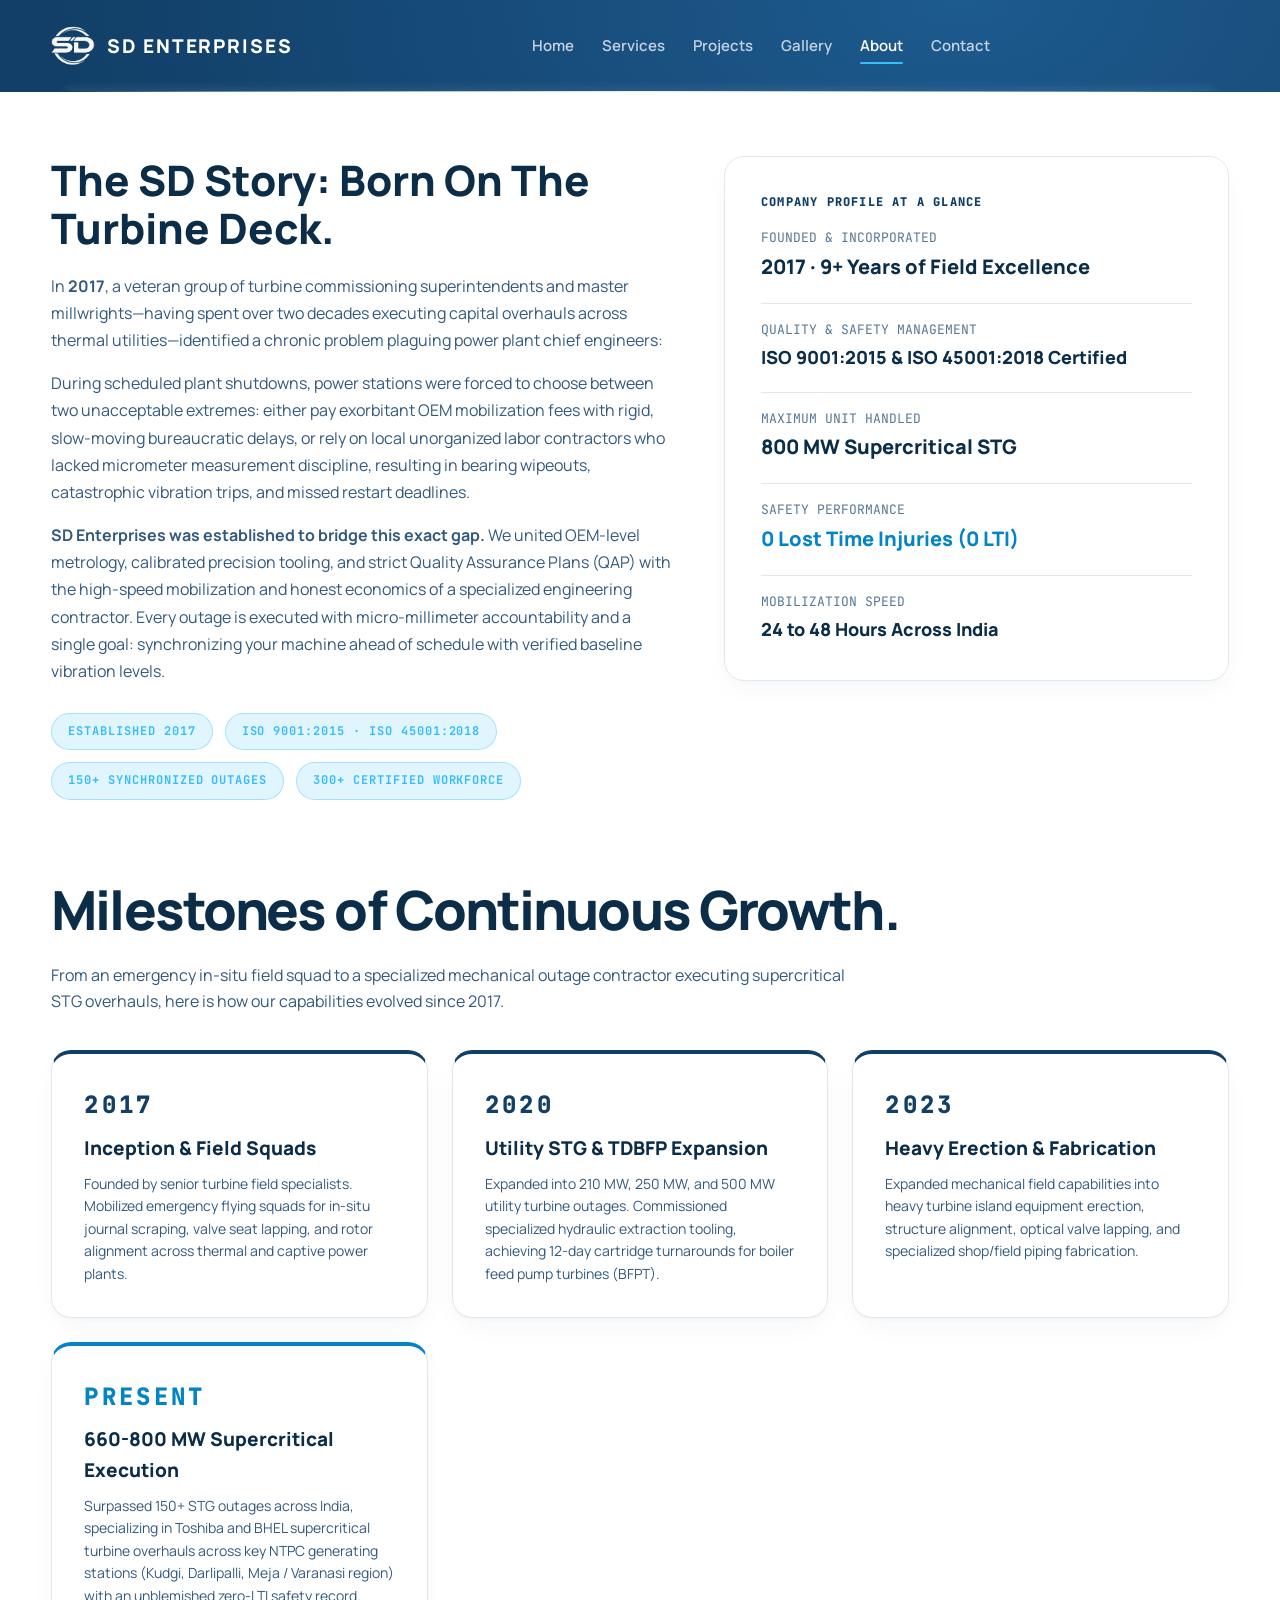
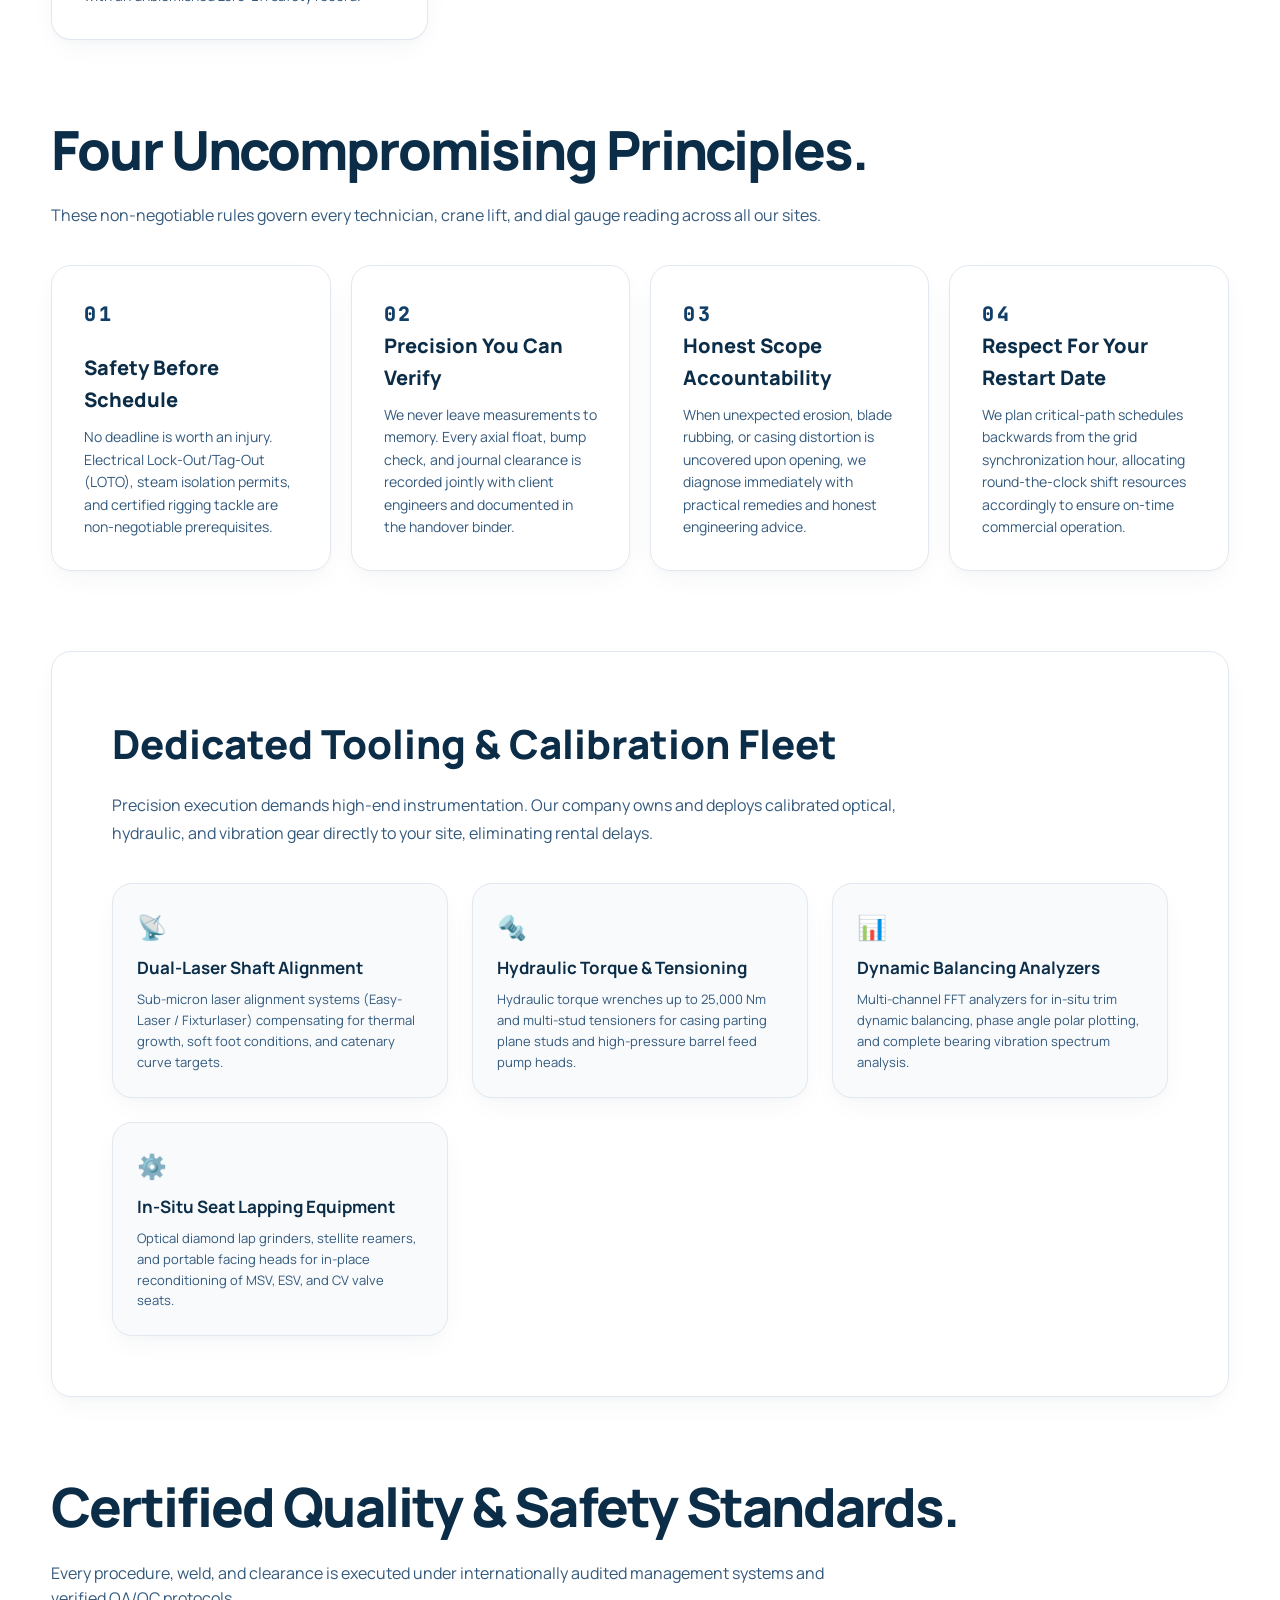
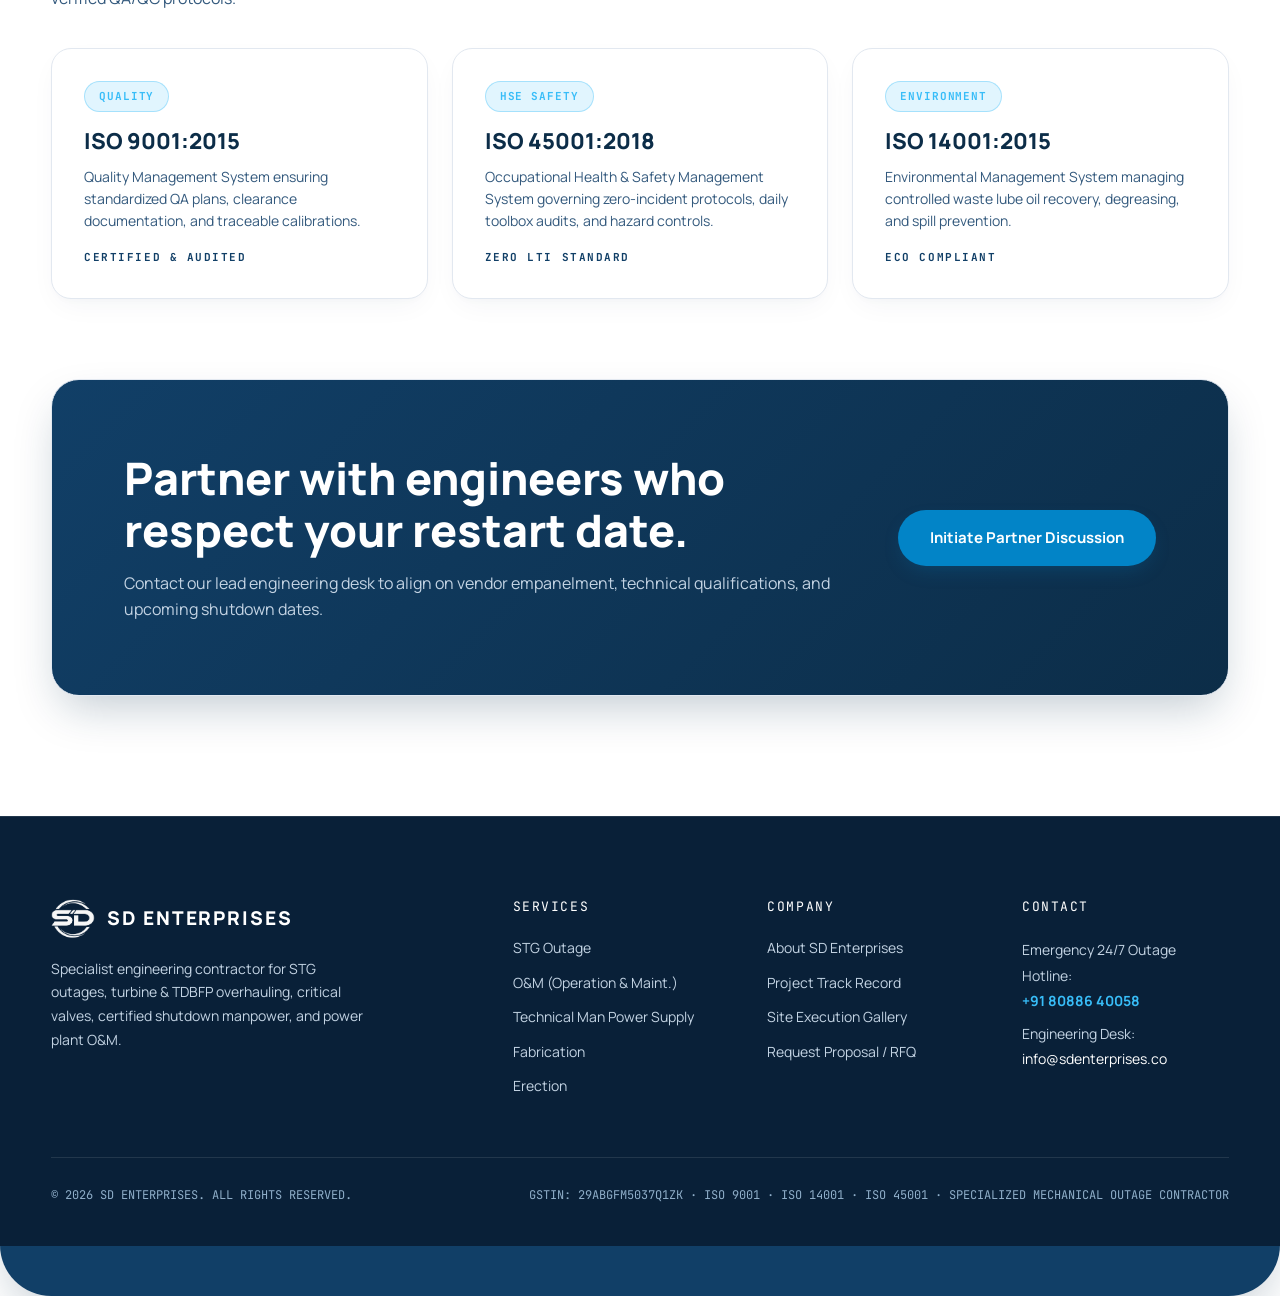
<file: about.html>
<!doctype html>
<html lang="en">
<head>
  <meta charset="utf-8">
  <meta name="viewport" content="width=device-width, initial-scale=1, viewport-fit=cover">
  <title>About Us | SD Enterprises - Power &amp; Mechanical Outage Engineering</title>
  <meta name="description" content="The story of SD Enterprises: founded in 2017 by senior turbine engineers, delivering precision STG capital outages, TDBFP overhauls, and certified specialists across India.">
  
  <link rel="preconnect" href="https://fonts.googleapis.com">
  <link rel="preconnect" href="https://fonts.gstatic.com" crossorigin>
  <link rel="stylesheet" href="https://fonts.googleapis.com/css2?family=Manrope:wght@400;500;600;700;800&family=JetBrains+Mono:wght@500;600;700&display=swap">
  <link rel="stylesheet" href="css/styles.css?v=2.4">
</head>
<body>

  <div id="scroll-progress"></div>

  <div class="inner-hero-zone">
    <!-- Header -->
    <header class="site-header">
      <div class="nav-wrapper">
        <a href="index.html" class="brand-logo" aria-label="SD Enterprises Home">
          <img src="assets/icons/logo-removebg-preview-white.png" alt="SD Enterprises Logo" class="brand-logo-img">
          <span>SD ENTERPRISES</span>
        </a>

        <nav class="nav-links" aria-label="Main Navigation">
          <a href="index.html" class="nav-link">Home</a>
          <a href="services.html" class="nav-link">Services</a>
          <a href="projects.html" class="nav-link">Projects</a>
          <a href="gallery.html" class="nav-link">Gallery</a>
          <a href="about.html" class="nav-link active">About</a>
          <a href="contact.html" class="nav-link">Contact</a>
        </nav>

        <div class="nav-cta">
          <button class="menu-toggle" aria-label="Toggle Mobile Navigation" aria-expanded="false">
            <svg width="24" height="24" viewBox="0 0 24 24" fill="none" stroke="currentColor" stroke-width="2">
              <line x1="3" y1="12" x2="21" y2="12"></line>
              <line x1="3" y1="6" x2="21" y2="6"></line>
              <line x1="3" y1="18" x2="21" y2="18"></line>
            </svg>
          </button>
        </div>
      </div>
    </header>

    <!-- Mobile Drawer -->
    <div class="mobile-drawer" aria-label="Mobile Navigation Drawer">
      <div class="mobile-drawer-header">
        <div class="mobile-drawer-brand">
          <img src="assets/icons/logo-removebg-preview-white.png" alt="SD Enterprises Logo" class="mobile-brand-img">
          <div>
            <div class="mobile-brand-title">SD ENTERPRISES</div>
            <div class="mobile-brand-sub">Power Sector Engineering</div>
          </div>
        </div>
        <button class="mobile-drawer-close" aria-label="Close Navigation">&times;</button>
      </div>

      <nav class="mobile-nav-links">
        <a href="index.html" class="mobile-nav-item ">
          <span class="mobile-nav-icon">
            <svg width="20" height="20" viewBox="0 0 24 24" fill="none" stroke="currentColor" stroke-width="2"><path d="M3 9l9-7 9 7v11a2 2 0 0 1-2 2H5a2 2 0 0 1-2-2z"/><polyline points="9 22 9 12 15 12 15 22"/></svg>
          </span>
          <div class="mobile-nav-text">
            <span class="mobile-nav-title">Home</span>
            <span class="mobile-nav-desc">Overview &amp; 3D Outage Bay</span>
          </div>
          <span class="mobile-nav-arrow">&rarr;</span>
        </a>

        <a href="services.html" class="mobile-nav-item ">
          <span class="mobile-nav-icon">
            <svg width="20" height="20" viewBox="0 0 24 24" fill="none" stroke="currentColor" stroke-width="2"><circle cx="12" cy="12" r="3"/><path d="M12 2v4m0 12v4M2 12h4m12 0h4m-3.07-6.93l-2.83 2.83m-8.2 8.2l-2.83 2.83m0-13.86l2.83 2.83m8.2 8.2l2.83 2.83"/></svg>
          </span>
          <div class="mobile-nav-text">
            <span class="mobile-nav-title">Our Services</span>
            <span class="mobile-nav-desc">STG, O&amp;M, Manpower, Fabrication, Erection</span>
          </div>
          <span class="mobile-nav-arrow">&rarr;</span>
        </a>

        <a href="projects.html" class="mobile-nav-item ">
          <span class="mobile-nav-icon">
            <svg width="20" height="20" viewBox="0 0 24 24" fill="none" stroke="currentColor" stroke-width="2"><polygon points="12 2 2 7 12 12 22 7 12 2"/><polyline points="2 17 12 22 22 17"/><polyline points="2 12 12 17 22 12"/></svg>
          </span>
          <div class="mobile-nav-text">
            <span class="mobile-nav-title">Outage Track Record</span>
            <span class="mobile-nav-desc">150+ Outages Delivered Across India</span>
          </div>
          <span class="mobile-nav-arrow">&rarr;</span>
        </a>

        <a href="gallery.html" class="mobile-nav-item ">
          <span class="mobile-nav-icon">
            <svg width="20" height="20" viewBox="0 0 24 24" fill="none" stroke="currentColor" stroke-width="2"><rect x="3" y="3" width="18" height="18" rx="2" ry="2"/><circle cx="8.5" cy="8.5" r="1.5"/><polyline points="21 15 16 10 5 21"/></svg>
          </span>
          <div class="mobile-nav-text">
            <span class="mobile-nav-title">Site Execution Gallery</span>
            <span class="mobile-nav-desc">Turbine Rigs, Machinery &amp; Store</span>
          </div>
          <span class="mobile-nav-arrow">&rarr;</span>
        </a>

        <a href="about.html" class="mobile-nav-item active">
          <span class="mobile-nav-icon">
            <svg width="20" height="20" viewBox="0 0 24 24" fill="none" stroke="currentColor" stroke-width="2"><path d="M14 2H6a2 2 0 0 0-2 2v16a2 2 0 0 0 2 2h12a2 2 0 0 0 2-2V8z"/><polyline points="14 2 14 8 20 8"/><line x1="16" y1="13" x2="8" y2="13"/><line x1="16" y1="17" x2="8" y2="17"/><polyline points="10 9 9 9 8 9"/></svg>
          </span>
          <div class="mobile-nav-text">
            <span class="mobile-nav-title">About &amp; Certifications</span>
            <span class="mobile-nav-desc">ISO 9001, 14001, 45001 &amp; Tooling</span>
          </div>
          <span class="mobile-nav-arrow">&rarr;</span>
        </a>

        <a href="contact.html" class="mobile-nav-item ">
          <span class="mobile-nav-icon">
            <svg width="20" height="20" viewBox="0 0 24 24" fill="none" stroke="currentColor" stroke-width="2"><path d="M21 15a2 2 0 0 1-2 2H7l-4 4V5a2 2 0 0 1 2-2h14a2 2 0 0 1 2 2z"/></svg>
          </span>
          <div class="mobile-nav-text">
            <span class="mobile-nav-title">Request Proposal / RFQ</span>
            <span class="mobile-nav-desc">Connect Directly With Engineering Desk</span>
          </div>
          <span class="mobile-nav-arrow">&rarr;</span>
        </a>
      </nav>

      <!-- Direct Contact Quick Action Card in Mobile Menu -->
      <div class="mobile-drawer-footer">
        <a href="tel:+918088640058" class="mobile-call-strip">
          <div class="mobile-call-icon">📞</div>
          <div>
            <div class="mobile-call-label">24/7 Outage Desk:</div>
            <div class="mobile-call-num">+91 80886 40058</div>
          </div>
        </a>
        <a href="mailto:info@sdenterprises.co" class="mobile-mail-strip">
          <svg width="15" height="15" viewBox="0 0 24 24" fill="none" stroke="currentColor" stroke-width="2"><path d="M4 4h16c1.1 0 2 .9 2 2v12c0 1.1-.9 2-2 2H4c-1.1 0-2-.9-2-2V6c0-1.1.9-2 2-2z"/><polyline points="22,6 12,13 2,6"/></svg>
          <span>info@sdenterprises.co</span>
        </a>
        <div class="mobile-compliance-tag">
          GSTIN: 29ABGFM5037Q1ZK &middot; ISO 9001 | 14001 | 45001
        </div>
      </div>
    </div>

  <!-- Pure White Background Content Zone with Deep Blue Text -->
  <main class="white-zone">
    <div class="page-container">

    <!-- Company Origin Story: How & When Created -->
    <section class="reveal" style="display: flex; flex-wrap: wrap; gap: 48px; align-items: flex-start; margin-bottom: 80px;">
      <div style="flex: 1 1 480px;">
        <h2 style="font-size: clamp(28px, 3.5vw, 42px); font-weight: 800; line-height: 1.15; margin-bottom: 20px;">
          The SD Story: Born On The Turbine Deck.
        </h2>
        <p style="color: var(--text-blue-sub); font-size: 16px; line-height: 1.7; margin-bottom: 16px;">
          In <strong>2017</strong>, a veteran group of turbine commissioning superintendents and master millwrights—having spent over two decades executing capital overhauls across thermal utilities—identified a chronic problem plaguing power plant chief engineers:
        </p>
        <p style="color: var(--text-blue-sub); font-size: 16px; line-height: 1.7; margin-bottom: 16px;">
          During scheduled plant shutdowns, power stations were forced to choose between two unacceptable extremes: either pay exorbitant OEM mobilization fees with rigid, slow-moving bureaucratic delays, or rely on local unorganized labor contractors who lacked micrometer measurement discipline, resulting in bearing wipeouts, catastrophic vibration trips, and missed restart deadlines.
        </p>
        <p style="color: var(--text-blue-sub); font-size: 16px; line-height: 1.7; margin-bottom: 28px;">
          <strong>SD Enterprises was established to bridge this exact gap.</strong> We united OEM-level metrology, calibrated precision tooling, and strict Quality Assurance Plans (QAP) with the high-speed mobilization and honest economics of a specialized engineering contractor. Every outage is executed with micro-millimeter accountability and a single goal: synchronizing your machine ahead of schedule with verified baseline vibration levels.
        </p>
        <div style="display: flex; flex-wrap: wrap; gap: 12px;">
          <span class="badge" style="font-size: 12px; padding: 8px 16px;">ESTABLISHED 2017</span>
          <span class="badge" style="font-size: 12px; padding: 8px 16px;">ISO 9001:2015 &middot; ISO 45001:2018</span>
          <span class="badge" style="font-size: 12px; padding: 8px 16px;">150+ SYNCHRONIZED OUTAGES</span>
          <span class="badge" style="font-size: 12px; padding: 8px 16px;">300+ CERTIFIED WORKFORCE</span>
        </div>
      </div>

      <div style="flex: 1 1 360px;">
        <div class="glass t3" style="padding: 36px; border: 1px solid var(--border-light);">
          <div class="mono" style="color: var(--hero-blue); margin-bottom: 16px; font-weight: 800; letter-spacing: 0.1em;">COMPANY PROFILE AT A GLANCE</div>
          <div style="display: flex; flex-direction: column; gap: 20px;">
            <div>
              <div style="font-size: 13px; color: var(--text-blue-muted); text-transform: uppercase; font-family: var(--font-mono);">Founded &amp; Incorporated</div>
              <div style="font-size: 20px; font-weight: 800; color: var(--text-blue-head); margin-top: 2px;">2017 · 9+ Years of Field Excellence</div>
            </div>
            <div style="border-top: 1px solid var(--border-light); padding-top: 16px;">
              <div style="font-size: 13px; color: var(--text-blue-muted); text-transform: uppercase; font-family: var(--font-mono);">Quality &amp; Safety Management</div>
              <div style="font-size: 18px; font-weight: 800; color: var(--text-blue-head); margin-top: 2px;">ISO 9001:2015 &amp; ISO 45001:2018 Certified</div>
            </div>
            <div style="border-top: 1px solid var(--border-light); padding-top: 16px;">
              <div style="font-size: 13px; color: var(--text-blue-muted); text-transform: uppercase; font-family: var(--font-mono);">Maximum Unit Handled</div>
              <div style="font-size: 20px; font-weight: 800; color: var(--text-blue-head); margin-top: 2px;">800 MW Supercritical STG</div>
            </div>
            <div style="border-top: 1px solid var(--border-light); padding-top: 16px;">
              <div style="font-size: 13px; color: var(--text-blue-muted); text-transform: uppercase; font-family: var(--font-mono);">Safety Performance</div>
              <div style="font-size: 20px; font-weight: 800; color: var(--accent-blue); margin-top: 2px;">0 Lost Time Injuries (0 LTI)</div>
            </div>
            <div style="border-top: 1px solid var(--border-light); padding-top: 16px;">
              <div style="font-size: 13px; color: var(--text-blue-muted); text-transform: uppercase; font-family: var(--font-mono);">Mobilization Speed</div>
              <div style="font-size: 18px; font-weight: 800; color: var(--text-blue-head); margin-top: 2px;">24 to 48 Hours Across India</div>
            </div>
          </div>
        </div>
      </div>
    </section>

    <!-- Growth & Milestone Timeline -->
    <section class="reveal" style="margin-bottom: 80px;">
      <h2 class="section-heading">Milestones of Continuous Growth.</h2>
      <p style="color: var(--text-blue-sub); font-size: 16px; line-height: 1.6; max-width: 820px; margin-bottom: 36px;">
        From an emergency in-situ field squad to a specialized mechanical outage contractor executing supercritical STG overhauls, here is how our capabilities evolved since 2017.
      </p>

      <div style="display: grid; grid-template-columns: repeat(auto-fit, minmax(280px, 1fr)); gap: 24px;">
        <div class="glass lift" style="padding: 32px; border-top: 4px solid var(--hero-blue);">
          <div class="mono" style="color: var(--hero-blue); font-size: 24px; font-weight: 800; margin-bottom: 8px;">2017</div>
          <h3 style="font-size: 19px; font-weight: 800; color: var(--text-blue-head); margin-bottom: 10px;">Inception &amp; Field Squads</h3>
          <p style="color: var(--text-blue-sub); font-size: 14px; line-height: 1.6; margin: 0;">
            Founded by senior turbine field specialists. Mobilized emergency flying squads for in-situ journal scraping, valve seat lapping, and rotor alignment across thermal and captive power plants.
          </p>
        </div>

        <div class="glass lift" style="padding: 32px; border-top: 4px solid var(--hero-blue);">
          <div class="mono" style="color: var(--hero-blue); font-size: 24px; font-weight: 800; margin-bottom: 8px;">2020</div>
          <h3 style="font-size: 19px; font-weight: 800; color: var(--text-blue-head); margin-bottom: 10px;">Utility STG &amp; TDBFP Expansion</h3>
          <p style="color: var(--text-blue-sub); font-size: 14px; line-height: 1.6; margin: 0;">
            Expanded into 210 MW, 250 MW, and 500 MW utility turbine outages. Commissioned specialized hydraulic extraction tooling, achieving 12-day cartridge turnarounds for boiler feed pump turbines (BFPT).
          </p>
        </div>

        <div class="glass lift" style="padding: 32px; border-top: 4px solid var(--hero-blue);">
          <div class="mono" style="color: var(--hero-blue); font-size: 24px; font-weight: 800; margin-bottom: 8px;">2023</div>
          <h3 style="font-size: 19px; font-weight: 800; color: var(--text-blue-head); margin-bottom: 10px;">Heavy Erection &amp; Fabrication</h3>
          <p style="color: var(--text-blue-sub); font-size: 14px; line-height: 1.6; margin: 0;">
            Expanded mechanical field capabilities into heavy turbine island equipment erection, structure alignment, optical valve lapping, and specialized shop/field piping fabrication.
          </p>
        </div>

        <div class="glass lift" style="padding: 32px; border-top: 4px solid var(--accent-blue);">
          <div class="mono" style="color: var(--accent-blue); font-size: 24px; font-weight: 800; margin-bottom: 8px;">PRESENT</div>
          <h3 style="font-size: 19px; font-weight: 800; color: var(--text-blue-head); margin-bottom: 10px;">660-800 MW Supercritical Execution</h3>
          <p style="color: var(--text-blue-sub); font-size: 14px; line-height: 1.6; margin: 0;">
            Surpassed 150+ STG outages across India, specializing in Toshiba and BHEL supercritical turbine overhauls across key NTPC generating stations (Kudgi, Darlipalli, Meja / Varanasi region) with an unblemished zero-LTI safety record.
          </p>
        </div>
      </div>
    </section>

    <!-- Core Engineering Principles -->
    <section id="principles" class="reveal" style="margin-bottom: 80px;">
      <h2 class="section-heading">Four Uncompromising Principles.</h2>
      <p style="color: var(--text-blue-sub); font-size: 16px; line-height: 1.6; max-width: 820px; margin-bottom: 36px;">
        These non-negotiable rules govern every technician, crane lift, and dial gauge reading across all our sites.
      </p>

      <div style="display: grid; grid-template-columns: repeat(auto-fit, minmax(260px, 1fr)); gap: 20px;">
        <div class="glass lift" style="padding: 32px; min-height: 240px; display: flex; flex-direction: column; justify-content: space-between;">
          <div class="mono" style="color: var(--hero-blue); font-size: 20px; font-weight: 800;">01</div>
          <div>
            <h3 style="font-size: 20px; font-weight: 800; color: var(--text-blue-head); margin-bottom: 10px;">Safety Before Schedule</h3>
            <p style="color: var(--text-blue-sub); font-size: 14px; line-height: 1.6; margin: 0;">
              No deadline is worth an injury. Electrical Lock-Out/Tag-Out (LOTO), steam isolation permits, and certified rigging tackle are non-negotiable prerequisites.
            </p>
          </div>
        </div>

        <div class="glass lift" style="padding: 32px; min-height: 240px; display: flex; flex-direction: column; justify-content: space-between;">
          <div class="mono" style="color: var(--hero-blue); font-size: 20px; font-weight: 800;">02</div>
          <div>
            <h3 style="font-size: 20px; font-weight: 800; color: var(--text-blue-head); margin-bottom: 10px;">Precision You Can Verify</h3>
            <p style="color: var(--text-blue-sub); font-size: 14px; line-height: 1.6; margin: 0;">
              We never leave measurements to memory. Every axial float, bump check, and journal clearance is recorded jointly with client engineers and documented in the handover binder.
            </p>
          </div>
        </div>

        <div class="glass lift" style="padding: 32px; min-height: 240px; display: flex; flex-direction: column; justify-content: space-between;">
          <div class="mono" style="color: var(--hero-blue); font-size: 20px; font-weight: 800;">03</div>
          <div>
            <h3 style="font-size: 20px; font-weight: 800; color: var(--text-blue-head); margin-bottom: 10px;">Honest Scope Accountability</h3>
            <p style="color: var(--text-blue-sub); font-size: 14px; line-height: 1.6; margin: 0;">
              When unexpected erosion, blade rubbing, or casing distortion is uncovered upon opening, we diagnose immediately with practical remedies and honest engineering advice.
            </p>
          </div>
        </div>

        <div class="glass lift" style="padding: 32px; min-height: 240px; display: flex; flex-direction: column; justify-content: space-between;">
          <div class="mono" style="color: var(--hero-blue); font-size: 20px; font-weight: 800;">04</div>
          <div>
            <h3 style="font-size: 20px; font-weight: 800; color: var(--text-blue-head); margin-bottom: 10px;">Respect For Your Restart Date</h3>
            <p style="color: var(--text-blue-sub); font-size: 14px; line-height: 1.6; margin: 0;">
              We plan critical-path schedules backwards from the grid synchronization hour, allocating round-the-clock shift resources accordingly to ensure on-time commercial operation.
            </p>
          </div>
        </div>
      </div>
    </section>

    <!-- Dedicated Tooling & Metrology Fleet -->
    <section class="glass reveal" style="padding: clamp(32px, 5vw, 60px); margin-bottom: 80px;">
      <h2 style="font-size: clamp(26px, 3.2vw, 40px); font-weight: 800; margin-bottom: 16px; color: var(--text-blue-head);">Dedicated Tooling &amp; Calibration Fleet</h2>
      <p style="color: var(--text-blue-sub); font-size: 16px; line-height: 1.7; max-width: 820px; margin-bottom: 36px;">
        Precision execution demands high-end instrumentation. Our company owns and deploys calibrated optical, hydraulic, and vibration gear directly to your site, eliminating rental delays.
      </p>

      <div style="display: grid; grid-template-columns: repeat(auto-fit, minmax(260px, 1fr)); gap: 24px;">
        <div class="glass" style="padding: 24px; background: var(--bg-light);">
          <div style="font-size: 24px; margin-bottom: 8px;">📡</div>
          <h4 style="font-size: 17px; font-weight: 700; color: var(--text-blue-head); margin-bottom: 8px;">Dual-Laser Shaft Alignment</h4>
          <p style="color: var(--text-blue-sub); font-size: 13px; line-height: 1.6; margin: 0;">
            Sub-micron laser alignment systems (Easy-Laser / Fixturlaser) compensating for thermal growth, soft foot conditions, and catenary curve targets.
          </p>
        </div>

        <div class="glass" style="padding: 24px; background: var(--bg-light);">
          <div style="font-size: 24px; margin-bottom: 8px;">🔩</div>
          <h4 style="font-size: 17px; font-weight: 700; color: var(--text-blue-head); margin-bottom: 8px;">Hydraulic Torque &amp; Tensioning</h4>
          <p style="color: var(--text-blue-sub); font-size: 13px; line-height: 1.6; margin: 0;">
            Hydraulic torque wrenches up to 25,000 Nm and multi-stud tensioners for casing parting plane studs and high-pressure barrel feed pump heads.
          </p>
        </div>

        <div class="glass" style="padding: 24px; background: var(--bg-light);">
          <div style="font-size: 24px; margin-bottom: 8px;">📊</div>
          <h4 style="font-size: 17px; font-weight: 700; color: var(--text-blue-head); margin-bottom: 8px;">Dynamic Balancing Analyzers</h4>
          <p style="color: var(--text-blue-sub); font-size: 13px; line-height: 1.6; margin: 0;">
            Multi-channel FFT analyzers for in-situ trim dynamic balancing, phase angle polar plotting, and complete bearing vibration spectrum analysis.
          </p>
        </div>

        <div class="glass" style="padding: 24px; background: var(--bg-light);">
          <div style="font-size: 24px; margin-bottom: 8px;">⚙️</div>
          <h4 style="font-size: 17px; font-weight: 700; color: var(--text-blue-head); margin-bottom: 8px;">In-Situ Seat Lapping Equipment</h4>
          <p style="color: var(--text-blue-sub); font-size: 13px; line-height: 1.6; margin: 0;">
            Optical diamond lap grinders, stellite reamers, and portable facing heads for in-place reconditioning of MSV, ESV, and CV valve seats.
          </p>
        </div>
      </div>
    </section>

    <!-- Certified Quality & Safety Standards -->
    <section id="certifications" class="reveal" style="margin-bottom: 80px;">
      <h2 class="section-heading">Certified Quality &amp; Safety Standards.</h2>
      <p style="color: var(--text-blue-sub); font-size: 16px; line-height: 1.6; max-width: 820px; margin-bottom: 36px;">
        Every procedure, weld, and clearance is executed under internationally audited management systems and verified QA/QC protocols.
      </p>

      <div style="display: grid; grid-template-columns: repeat(auto-fit, minmax(280px, 1fr)); gap: 24px;">
        <div class="glass lift" style="padding: 32px; min-height: 200px; display: flex; flex-direction: column; justify-content: space-between;">
          <div>
            <div class="badge" style="margin-bottom: 12px;">QUALITY</div>
            <h3 style="font-size: 22px; font-weight: 800; color: var(--text-blue-head); margin-bottom: 6px;">ISO 9001:2015</h3>
            <p style="color: var(--text-blue-sub); font-size: 14px; margin: 0;">Quality Management System ensuring standardized QA plans, clearance documentation, and traceable calibrations.</p>
          </div>
          <div class="mono" style="color: var(--hero-blue); font-size: 11px; margin-top: 16px; font-weight: 700;">CERTIFIED &amp; AUDITED</div>
        </div>

        <div class="glass lift" style="padding: 32px; min-height: 200px; display: flex; flex-direction: column; justify-content: space-between;">
          <div>
            <div class="badge" style="margin-bottom: 12px;">HSE SAFETY</div>
            <h3 style="font-size: 22px; font-weight: 800; color: var(--text-blue-head); margin-bottom: 6px;">ISO 45001:2018</h3>
            <p style="color: var(--text-blue-sub); font-size: 14px; margin: 0;">Occupational Health &amp; Safety Management System governing zero-incident protocols, daily toolbox audits, and hazard controls.</p>
          </div>
          <div class="mono" style="color: var(--hero-blue); font-size: 11px; margin-top: 16px; font-weight: 700;">ZERO LTI STANDARD</div>
        </div>

        <div class="glass lift" style="padding: 32px; min-height: 200px; display: flex; flex-direction: column; justify-content: space-between;">
          <div>
            <div class="badge" style="margin-bottom: 12px;">ENVIRONMENT</div>
            <h3 style="font-size: 22px; font-weight: 800; color: var(--text-blue-head); margin-bottom: 6px;">ISO 14001:2015</h3>
            <p style="color: var(--text-blue-sub); font-size: 14px; margin: 0;">Environmental Management System managing controlled waste lube oil recovery, degreasing, and spill prevention.</p>
          </div>
          <div class="mono" style="color: var(--hero-blue); font-size: 11px; margin-top: 16px; font-weight: 700;">ECO COMPLIANT</div>
        </div>
      </div>
    </section>

    <!-- Bottom CTA -->
    <section class="glass cta-banner reveal">
      <div class="cta-banner-text">
        <h2 style="font-size: clamp(30px, 3.5vw, 48px); font-weight: 800; line-height: 1.15; margin-bottom: 16px;">
          Partner with engineers who respect your restart date.
        </h2>
        <p style="color: var(--text-hero-muted); font-size: 16px; line-height: 1.6;">
          Contact our lead engineering desk to align on vendor empanelment, technical qualifications, and upcoming shutdown dates.
        </p>
      </div>
      <div>
        <a href="contact.html" class="btn btn-primary" style="padding: 16px 32px;">Initiate Partner Discussion</a>
      </div>
    </section>
    </div>
  </main>

  <!-- Global Footer -->
  <footer class="site-footer">
    <div class="page-container">
      <div class="footer-grid">
        <div>
          <div class="brand-logo" style="margin-bottom: 16px;">
            <img src="assets/icons/logo-removebg-preview-white.png" alt="SD Enterprises Logo" class="brand-logo-img">
            <span>SD ENTERPRISES</span>
          </div>
          <p style="color: var(--text-hero-muted); font-size: 14px; line-height: 1.7; max-width: 320px;">
            Specialist engineering contractor for STG outages, turbine &amp; TDBFP overhauling, critical valves, certified shutdown manpower, and power plant O&amp;M.
          </p>
        </div>

        <div>
          <div class="footer-col-title">SERVICES</div>
          <ul class="footer-links">
            <li><a href="services.html#stg">STG Outage</a></li>
            <li><a href="services.html#om">O&amp;M (Operation &amp; Maint.)</a></li>
            <li><a href="services.html#manpower">Technical Man Power Supply</a></li>
            <li><a href="services.html#fabrication">Fabrication</a></li>
            <li><a href="services.html#erection">Erection</a></li>
          </ul>
        </div>

        <div>
          <div class="footer-col-title">COMPANY</div>
          <ul class="footer-links">
            <li><a href="about.html">About SD Enterprises</a></li>
            <li><a href="projects.html">Project Track Record</a></li>
            <li><a href="gallery.html">Site Execution Gallery</a></li>
            <li><a href="contact.html">Request Proposal / RFQ</a></li>
          </ul>
        </div>

        <div>
          <div class="footer-col-title">CONTACT</div>
          <div style="font-size: 14px; color: var(--text-hero-muted); line-height: 1.8;">
            <div>Emergency 24/7 Outage Hotline:</div>
            <a href="tel:+918088640058" style="color: var(--accent-blue-bright); font-weight: 700;">+91 80886 40058</a>
            <div style="margin-top: 8px;">Engineering Desk:</div>
            <a href="mailto:info@sdenterprises.co" style="color: #ffffff;">info@sdenterprises.co</a>
          </div>
        </div>
      </div>

      <div class="footer-bottom">
        <div>&copy; 2026 SD ENTERPRISES. ALL RIGHTS RESERVED.</div>
        <div>GSTIN: 29ABGFM5037Q1ZK &middot; ISO 9001 &middot; ISO 14001 &middot; ISO 45001 &middot; SPECIALIZED MECHANICAL OUTAGE CONTRACTOR</div>
      </div>
    </div>
  </footer>

  <script src="js/site-data.js?v=2.4"></script>
  <script src="js/main.js?v=2.4"></script>
</body>
</html>
</file>
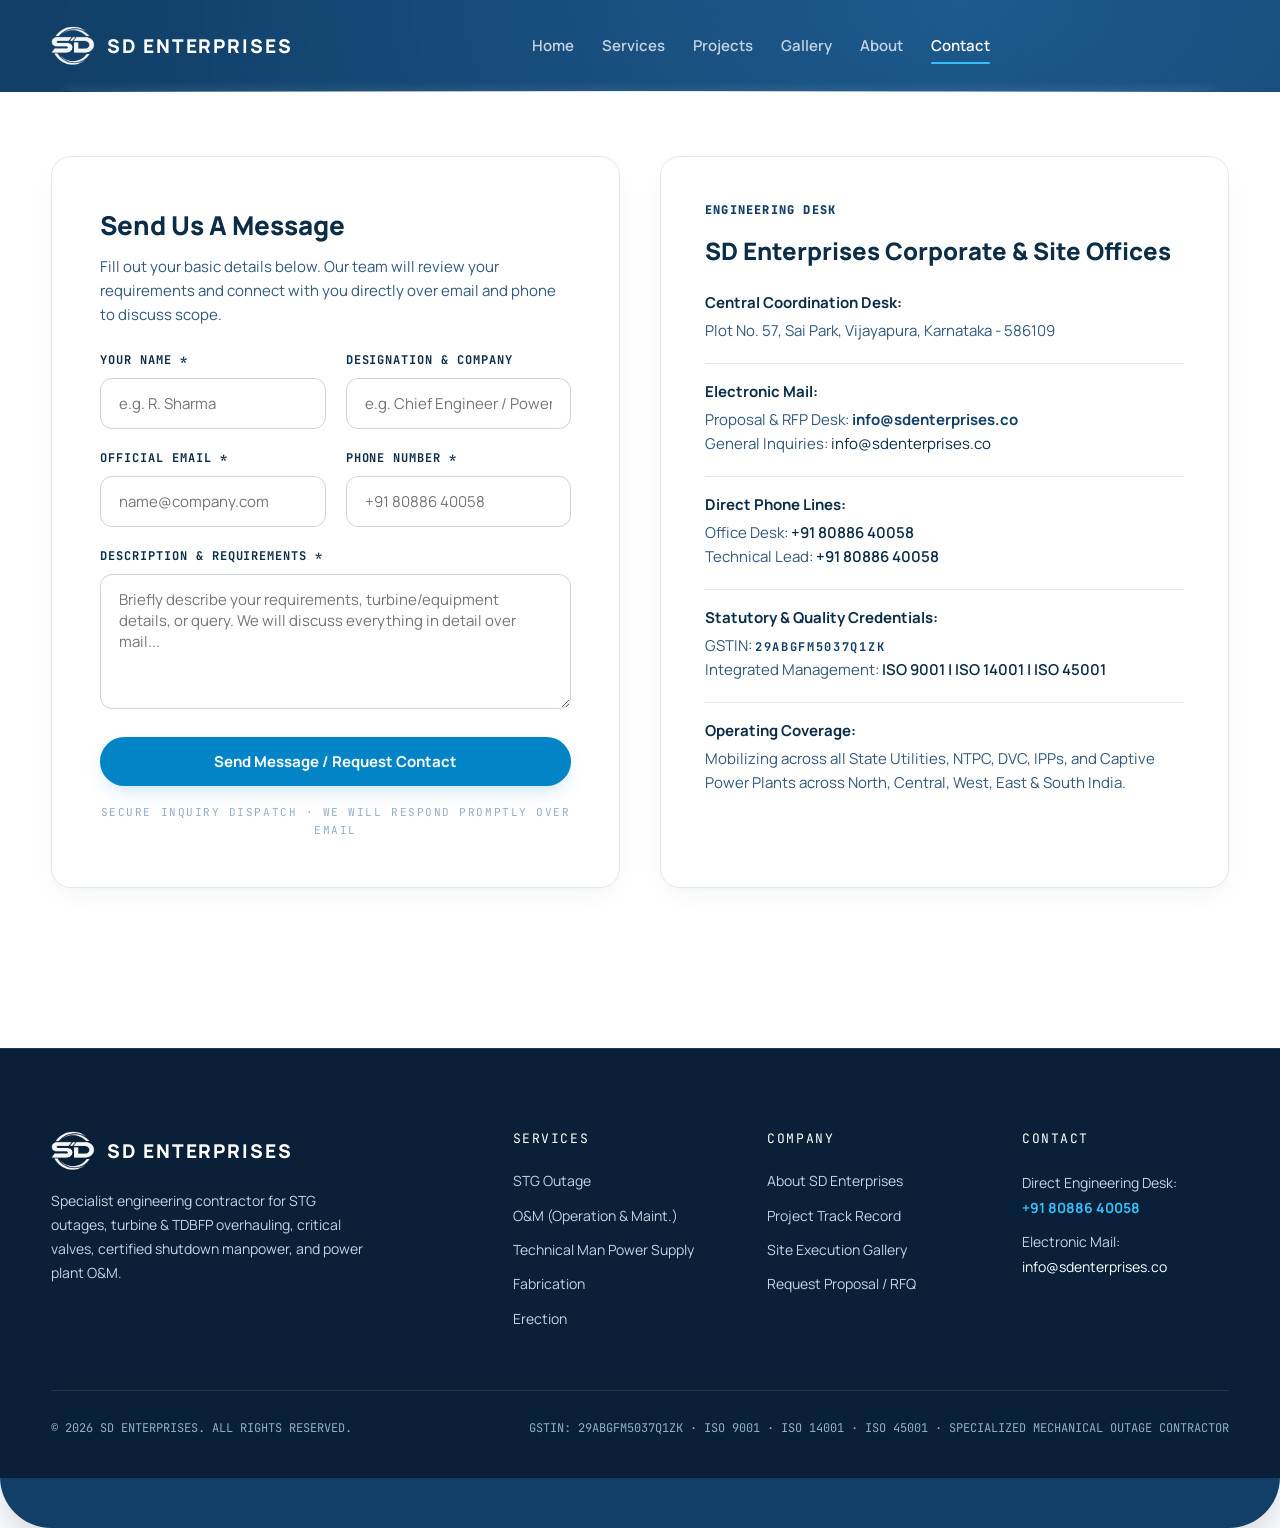
<file: contact.html>
<!doctype html>
<html lang="en">
<head>
  <meta charset="utf-8">
  <meta name="viewport" content="width=device-width, initial-scale=1, viewport-fit=cover">
  <title>Contact &amp; Outage Proposal (RFP) | SD Enterprises</title>
  <meta name="description" content="Request an itemized shutdown proposal, schedule an STG capital overhaul, or mobilize emergency technical manpower 24/7.">
  
  <link rel="preconnect" href="https://fonts.googleapis.com">
  <link rel="preconnect" href="https://fonts.gstatic.com" crossorigin>
  <link rel="stylesheet" href="https://fonts.googleapis.com/css2?family=Manrope:wght@400;500;600;700;800&family=JetBrains+Mono:wght@500;600;700&display=swap">
  <link rel="stylesheet" href="css/styles.css?v=2.4">
</head>
<body>

  <div id="scroll-progress"></div>

  <div class="inner-hero-zone">
    <!-- Header -->
    <header class="site-header">
      <div class="nav-wrapper">
        <a href="index.html" class="brand-logo" aria-label="SD Enterprises Home">
          <img src="assets/icons/logo-removebg-preview-white.png" alt="SD Enterprises Logo" class="brand-logo-img">
          <span>SD ENTERPRISES</span>
        </a>

        <nav class="nav-links" aria-label="Main Navigation">
          <a href="index.html" class="nav-link">Home</a>
          <a href="services.html" class="nav-link">Services</a>
          <a href="projects.html" class="nav-link">Projects</a>
          <a href="gallery.html" class="nav-link">Gallery</a>
          <a href="about.html" class="nav-link">About</a>
          <a href="contact.html" class="nav-link active">Contact</a>
        </nav>

        <div class="nav-cta">
          <button class="menu-toggle" aria-label="Toggle Mobile Navigation" aria-expanded="false">
            <svg width="24" height="24" viewBox="0 0 24 24" fill="none" stroke="currentColor" stroke-width="2">
              <line x1="3" y1="12" x2="21" y2="12"></line>
              <line x1="3" y1="6" x2="21" y2="6"></line>
              <line x1="3" y1="18" x2="21" y2="18"></line>
            </svg>
          </button>
        </div>
      </div>
    </header>

    <!-- Mobile Drawer -->
    <div class="mobile-drawer" aria-label="Mobile Navigation Drawer">
      <div class="mobile-drawer-header">
        <div class="mobile-drawer-brand">
          <img src="assets/icons/logo-removebg-preview-white.png" alt="SD Enterprises Logo" class="mobile-brand-img">
          <div>
            <div class="mobile-brand-title">SD ENTERPRISES</div>
            <div class="mobile-brand-sub">Power Sector Engineering</div>
          </div>
        </div>
        <button class="mobile-drawer-close" aria-label="Close Navigation">&times;</button>
      </div>

      <nav class="mobile-nav-links">
        <a href="index.html" class="mobile-nav-item ">
          <span class="mobile-nav-icon">
            <svg width="20" height="20" viewBox="0 0 24 24" fill="none" stroke="currentColor" stroke-width="2"><path d="M3 9l9-7 9 7v11a2 2 0 0 1-2 2H5a2 2 0 0 1-2-2z"/><polyline points="9 22 9 12 15 12 15 22"/></svg>
          </span>
          <div class="mobile-nav-text">
            <span class="mobile-nav-title">Home</span>
            <span class="mobile-nav-desc">Overview &amp; 3D Outage Bay</span>
          </div>
          <span class="mobile-nav-arrow">&rarr;</span>
        </a>

        <a href="services.html" class="mobile-nav-item ">
          <span class="mobile-nav-icon">
            <svg width="20" height="20" viewBox="0 0 24 24" fill="none" stroke="currentColor" stroke-width="2"><circle cx="12" cy="12" r="3"/><path d="M12 2v4m0 12v4M2 12h4m12 0h4m-3.07-6.93l-2.83 2.83m-8.2 8.2l-2.83 2.83m0-13.86l2.83 2.83m8.2 8.2l2.83 2.83"/></svg>
          </span>
          <div class="mobile-nav-text">
            <span class="mobile-nav-title">Our Services</span>
            <span class="mobile-nav-desc">STG, O&amp;M, Manpower, Fabrication, Erection</span>
          </div>
          <span class="mobile-nav-arrow">&rarr;</span>
        </a>

        <a href="projects.html" class="mobile-nav-item ">
          <span class="mobile-nav-icon">
            <svg width="20" height="20" viewBox="0 0 24 24" fill="none" stroke="currentColor" stroke-width="2"><polygon points="12 2 2 7 12 12 22 7 12 2"/><polyline points="2 17 12 22 22 17"/><polyline points="2 12 12 17 22 12"/></svg>
          </span>
          <div class="mobile-nav-text">
            <span class="mobile-nav-title">Outage Track Record</span>
            <span class="mobile-nav-desc">150+ Outages Delivered Across India</span>
          </div>
          <span class="mobile-nav-arrow">&rarr;</span>
        </a>

        <a href="gallery.html" class="mobile-nav-item ">
          <span class="mobile-nav-icon">
            <svg width="20" height="20" viewBox="0 0 24 24" fill="none" stroke="currentColor" stroke-width="2"><rect x="3" y="3" width="18" height="18" rx="2" ry="2"/><circle cx="8.5" cy="8.5" r="1.5"/><polyline points="21 15 16 10 5 21"/></svg>
          </span>
          <div class="mobile-nav-text">
            <span class="mobile-nav-title">Site Execution Gallery</span>
            <span class="mobile-nav-desc">Turbine Rigs, Machinery &amp; Store</span>
          </div>
          <span class="mobile-nav-arrow">&rarr;</span>
        </a>

        <a href="about.html" class="mobile-nav-item ">
          <span class="mobile-nav-icon">
            <svg width="20" height="20" viewBox="0 0 24 24" fill="none" stroke="currentColor" stroke-width="2"><path d="M14 2H6a2 2 0 0 0-2 2v16a2 2 0 0 0 2 2h12a2 2 0 0 0 2-2V8z"/><polyline points="14 2 14 8 20 8"/><line x1="16" y1="13" x2="8" y2="13"/><line x1="16" y1="17" x2="8" y2="17"/><polyline points="10 9 9 9 8 9"/></svg>
          </span>
          <div class="mobile-nav-text">
            <span class="mobile-nav-title">About &amp; Certifications</span>
            <span class="mobile-nav-desc">ISO 9001, 14001, 45001 &amp; Tooling</span>
          </div>
          <span class="mobile-nav-arrow">&rarr;</span>
        </a>

        <a href="contact.html" class="mobile-nav-item active">
          <span class="mobile-nav-icon">
            <svg width="20" height="20" viewBox="0 0 24 24" fill="none" stroke="currentColor" stroke-width="2"><path d="M21 15a2 2 0 0 1-2 2H7l-4 4V5a2 2 0 0 1 2-2h14a2 2 0 0 1 2 2z"/></svg>
          </span>
          <div class="mobile-nav-text">
            <span class="mobile-nav-title">Request Proposal / RFQ</span>
            <span class="mobile-nav-desc">Connect Directly With Engineering Desk</span>
          </div>
          <span class="mobile-nav-arrow">&rarr;</span>
        </a>
      </nav>

      <!-- Direct Contact Quick Action Card in Mobile Menu -->
      <div class="mobile-drawer-footer">
        <a href="tel:+918088640058" class="mobile-call-strip">
          <div class="mobile-call-icon">📞</div>
          <div>
            <div class="mobile-call-label">24/7 Outage Desk:</div>
            <div class="mobile-call-num">+91 80886 40058</div>
          </div>
        </a>
        <a href="mailto:info@sdenterprises.co" class="mobile-mail-strip">
          <svg width="15" height="15" viewBox="0 0 24 24" fill="none" stroke="currentColor" stroke-width="2"><path d="M4 4h16c1.1 0 2 .9 2 2v12c0 1.1-.9 2-2 2H4c-1.1 0-2-.9-2-2V6c0-1.1.9-2 2-2z"/><polyline points="22,6 12,13 2,6"/></svg>
          <span>info@sdenterprises.co</span>
        </a>
        <div class="mobile-compliance-tag">
          GSTIN: 29ABGFM5037Q1ZK &middot; ISO 9001 | 14001 | 45001
        </div>
      </div>
    </div>

  <!-- Pure White Background Content Zone with Deep Blue Text -->
  <main class="white-zone">
    <div class="page-container">

    <!-- Main Grid: RFP Form & Contact Details -->
    <div style="display: grid; grid-template-columns: repeat(auto-fit, minmax(360px, 1fr)); gap: 40px; margin-bottom: 80px;">

      <!-- Contact Form Container -->
      <div class="glass reveal" style="padding: clamp(28px, 4vw, 48px);">
        <h2 style="font-size: 26px; font-weight: 800; margin-bottom: 8px;">Send Us A Message</h2>
        <p style="color: var(--text-blue-sub); font-size: 15px; margin-bottom: 24px;">Fill out your basic details below. Our team will review your requirements and connect with you directly over email and phone to discuss scope.</p>

        <div id="rfp-status-box" style="display: none; margin-bottom: 24px;"></div>

        <form id="rfp-form" class="contact-form" action="send-email.php" method="POST">
          <!-- Anti-spam Honeypot (invisible to real users) -->
          <input type="text" name="_hp_company_check" style="display:none !important; visibility:hidden !important; position:absolute !important; left:-9999px !important;" tabindex="-1" autocomplete="off">

          <div class="form-group">
            <label class="form-label" for="contact-name">YOUR NAME *</label>
            <input type="text" id="contact-name" name="name" class="form-control" placeholder="e.g. R. Sharma" required>
          </div>

          <div class="form-group">
            <label class="form-label" for="contact-designation">DESIGNATION &amp; COMPANY</label>
            <input type="text" id="contact-designation" name="designation" class="form-control" placeholder="e.g. Chief Engineer / Power Plant">
          </div>

          <div class="form-group">
            <label class="form-label" for="contact-email">OFFICIAL EMAIL *</label>
            <input type="email" id="contact-email" name="email" class="form-control" placeholder="name@company.com" required>
          </div>

          <div class="form-group">
            <label class="form-label" for="contact-phone">PHONE NUMBER *</label>
            <input type="tel" id="contact-phone" name="phone" class="form-control" placeholder="+91 80886 40058" required>
          </div>

          <div class="form-group full">
            <label class="form-label" for="contact-description">DESCRIPTION &amp; REQUIREMENTS *</label>
            <textarea id="contact-description" name="description" class="form-control" rows="5" placeholder="Briefly describe your requirements, turbine/equipment details, or query. We will discuss everything in detail over mail..." required></textarea>
          </div>

          <div class="form-group full" style="margin-top: 8px;">
            <button type="submit" id="rfp-submit-btn" class="btn btn-primary" style="width: 100%;">
              Send Message / Request Contact
            </button>
            <div class="mono" style="text-align: center; color: var(--text-dim); font-size: 11px; margin-top: 10px;">
              SECURE INQUIRY DISPATCH &middot; WE WILL RESPOND PROMPTLY OVER EMAIL
            </div>
          </div>
        </form>
      </div>

      <!-- Headquarters Details -->
      <div class="reveal">
        <div class="glass" style="padding: clamp(28px, 4vw, 44px); height: 100%;">
          <div class="mono" style="color: var(--hero-blue); margin-bottom: 12px; font-weight: 800; letter-spacing: 0.1em;">ENGINEERING DESK</div>
          <h3 style="font-size: 24px; font-weight: 800; color: var(--text-blue-head); margin-bottom: 20px;">SD Enterprises Corporate &amp; Site Offices</h3>

          <div style="display: flex; flex-direction: column; gap: 20px; font-size: 15px; color: var(--text-blue-sub);">
            <div>
              <strong style="color: var(--text-blue-head); display: block; margin-bottom: 4px;">Central Coordination Desk:</strong>
              Plot No. 57, Sai Park, Vijayapura, Karnataka - 586109
            </div>

            <div style="border-top: 1px solid var(--border-light); padding-top: 16px;">
              <strong style="color: var(--text-blue-head); display: block; margin-bottom: 4px;">Electronic Mail:</strong>
              Proposal &amp; RFP Desk: <a href="mailto:info@sdenterprises.co" style="color: var(--hero-blue); font-weight: 700;">info@sdenterprises.co</a><br>
              General Inquiries: <a href="mailto:info@sdenterprises.co" style="color: var(--text-blue-head);">info@sdenterprises.co</a>
            </div>

            <div style="border-top: 1px solid var(--border-light); padding-top: 16px;">
              <strong style="color: var(--text-blue-head); display: block; margin-bottom: 4px;">Direct Phone Lines:</strong>
              Office Desk: <a href="tel:+918088640058" style="color: var(--text-blue-head); font-weight: 600;">+91 80886 40058</a><br>
              Technical Lead: <a href="tel:+918088640058" style="color: var(--text-blue-head); font-weight: 600;">+91 80886 40058</a>
            </div>

            <div style="border-top: 1px solid var(--border-light); padding-top: 16px;">
              <strong style="color: var(--text-blue-head); display: block; margin-bottom: 4px;">Statutory &amp; Quality Credentials:</strong>
              GSTIN: <span class="mono" style="color: var(--hero-blue); font-weight: 700;">29ABGFM5037Q1ZK</span><br>
              Integrated Management: <span style="color: var(--text-blue-head); font-weight: 600;">ISO 9001 | ISO 14001 | ISO 45001</span>
            </div>

            <div style="border-top: 1px solid var(--border-light); padding-top: 16px;">
              <strong style="color: var(--text-blue-head); display: block; margin-bottom: 4px;">Operating Coverage:</strong>
              Mobilizing across all State Utilities, NTPC, DVC, IPPs, and Captive Power Plants across North, Central, West, East &amp; South India.
            </div>
          </div>
        </div>
      </div>

    </div>
    </div>
  </main>

  <!-- Global Footer -->
  <footer class="site-footer">
    <div class="page-container">
      <div class="footer-grid">
        <div>
          <div class="brand-logo" style="margin-bottom: 16px;">
            <img src="assets/icons/logo-removebg-preview-white.png" alt="SD Enterprises Logo" class="brand-logo-img">
            <span>SD ENTERPRISES</span>
          </div>
          <p style="color: var(--text-muted); font-size: 14px; line-height: 1.7; max-width: 320px;">
            Specialist engineering contractor for STG outages, turbine &amp; TDBFP overhauling, critical valves, certified shutdown manpower, and power plant O&amp;M.
          </p>
        </div>

        <div>
          <div class="footer-col-title">SERVICES</div>
          <ul class="footer-links">
            <li><a href="services.html#stg">STG Outage</a></li>
            <li><a href="services.html#om">O&amp;M (Operation &amp; Maint.)</a></li>
            <li><a href="services.html#manpower">Technical Man Power Supply</a></li>
            <li><a href="services.html#fabrication">Fabrication</a></li>
            <li><a href="services.html#erection">Erection</a></li>
          </ul>
        </div>

        <div>
          <div class="footer-col-title">COMPANY</div>
          <ul class="footer-links">
            <li><a href="about.html">About SD Enterprises</a></li>
            <li><a href="projects.html">Project Track Record</a></li>
            <li><a href="gallery.html">Site Execution Gallery</a></li>
            <li><a href="contact.html">Request Proposal / RFQ</a></li>
          </ul>
        </div>

        <div>
          <div class="footer-col-title">CONTACT</div>
          <div style="font-size: 14px; color: var(--text-hero-muted); line-height: 1.8;">
            <div>Direct Engineering Desk:</div>
            <a href="tel:+918088640058" style="color: var(--accent-blue-bright); font-weight: 700;">+91 80886 40058</a>
            <div style="margin-top: 8px;">Electronic Mail:</div>
            <a href="mailto:info@sdenterprises.co" style="color: #ffffff;">info@sdenterprises.co</a>
          </div>
        </div>
      </div>

      <div class="footer-bottom">
        <div>&copy; 2026 SD ENTERPRISES. ALL RIGHTS RESERVED.</div>
        <div>GSTIN: 29ABGFM5037Q1ZK &middot; ISO 9001 &middot; ISO 14001 &middot; ISO 45001 &middot; SPECIALIZED MECHANICAL OUTAGE CONTRACTOR</div>
      </div>
    </div>
  </footer>

  <script src="js/site-data.js?v=2.4"></script>
  <script src="js/main.js?v=2.4"></script>
</body>
</html>
</file>
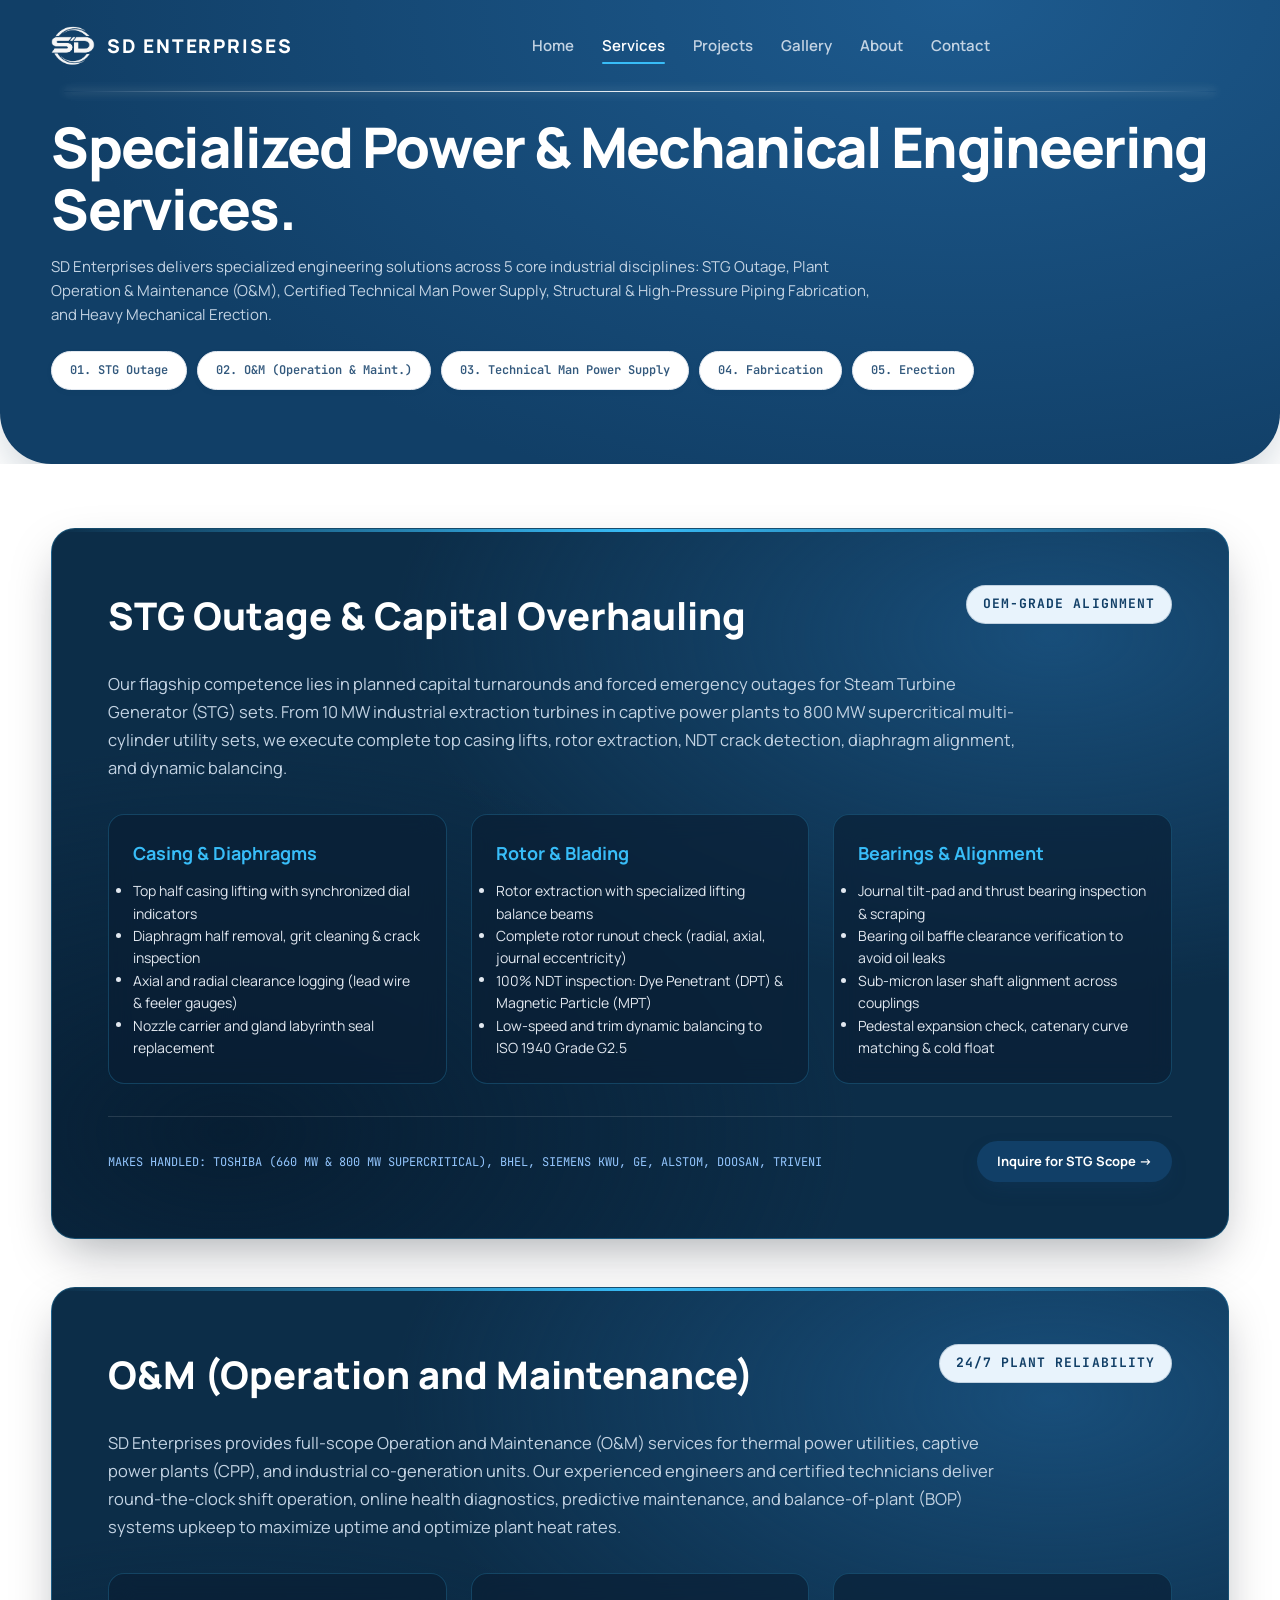
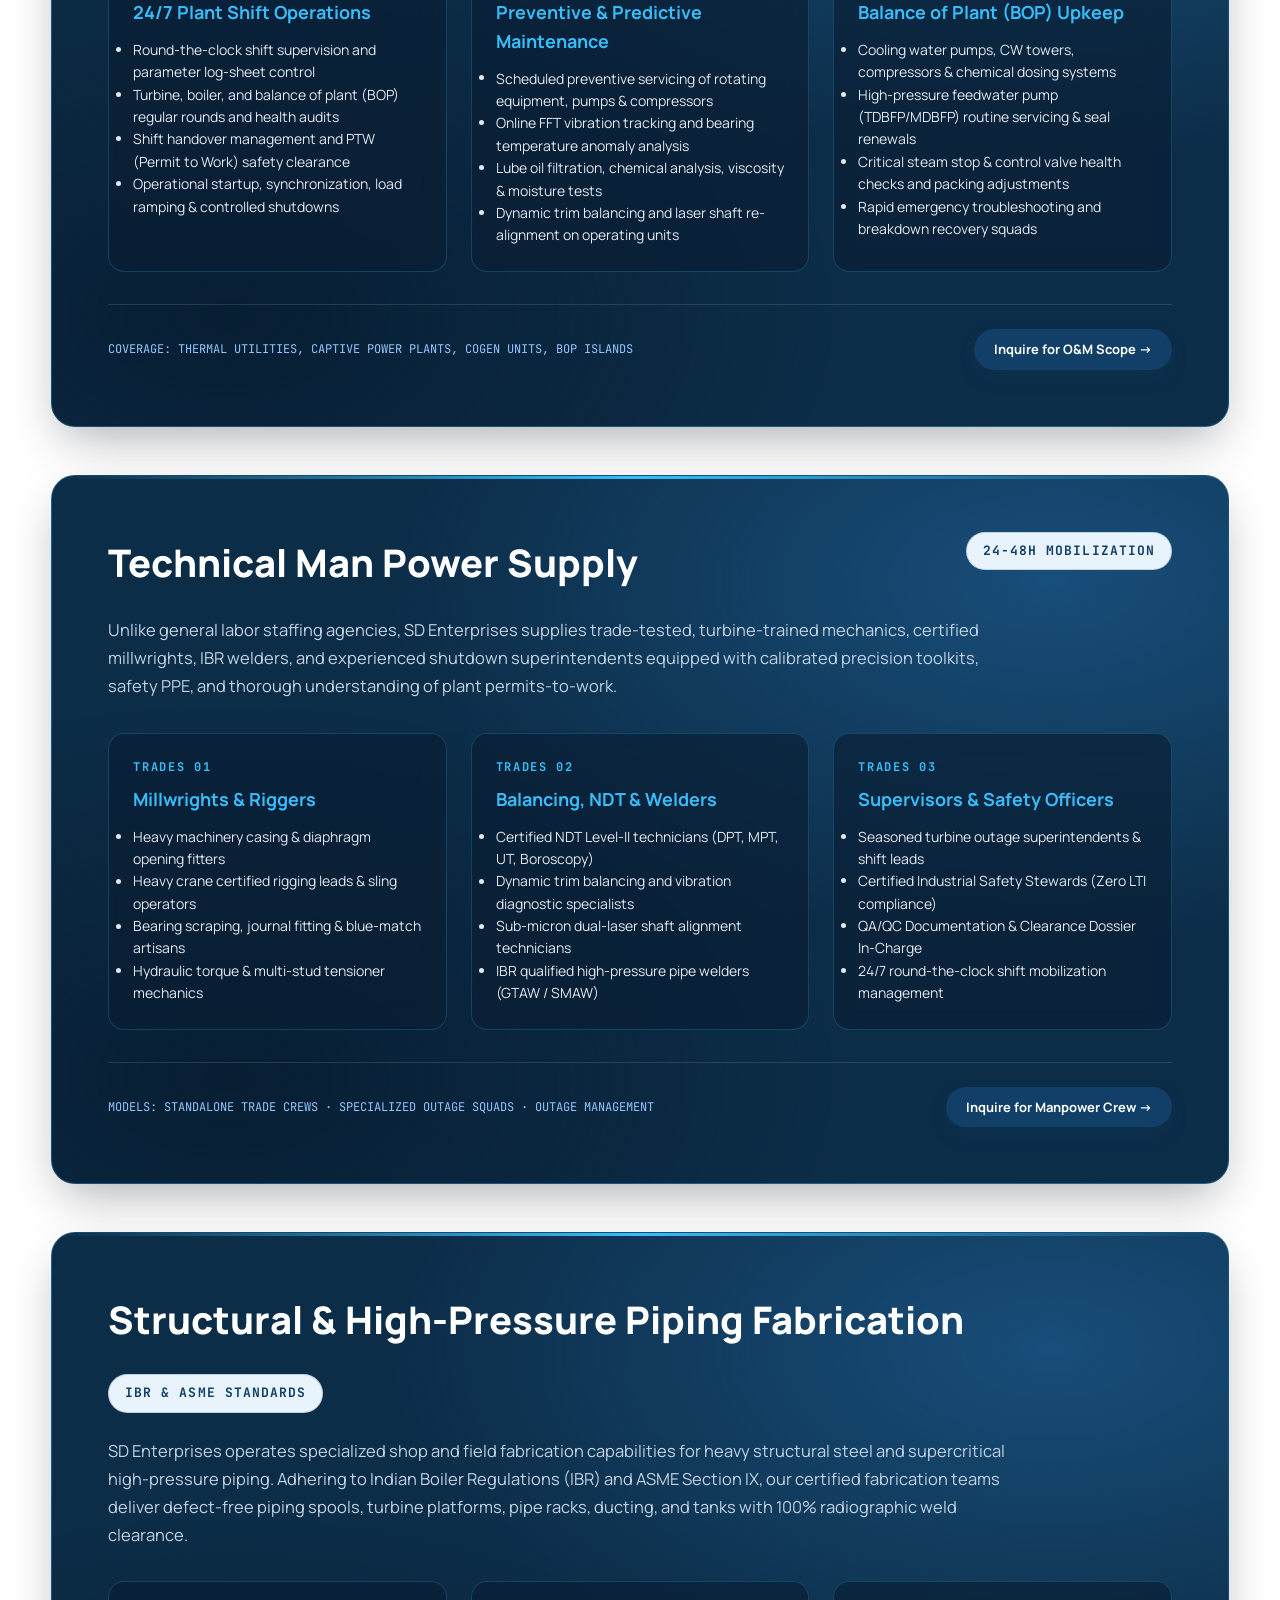
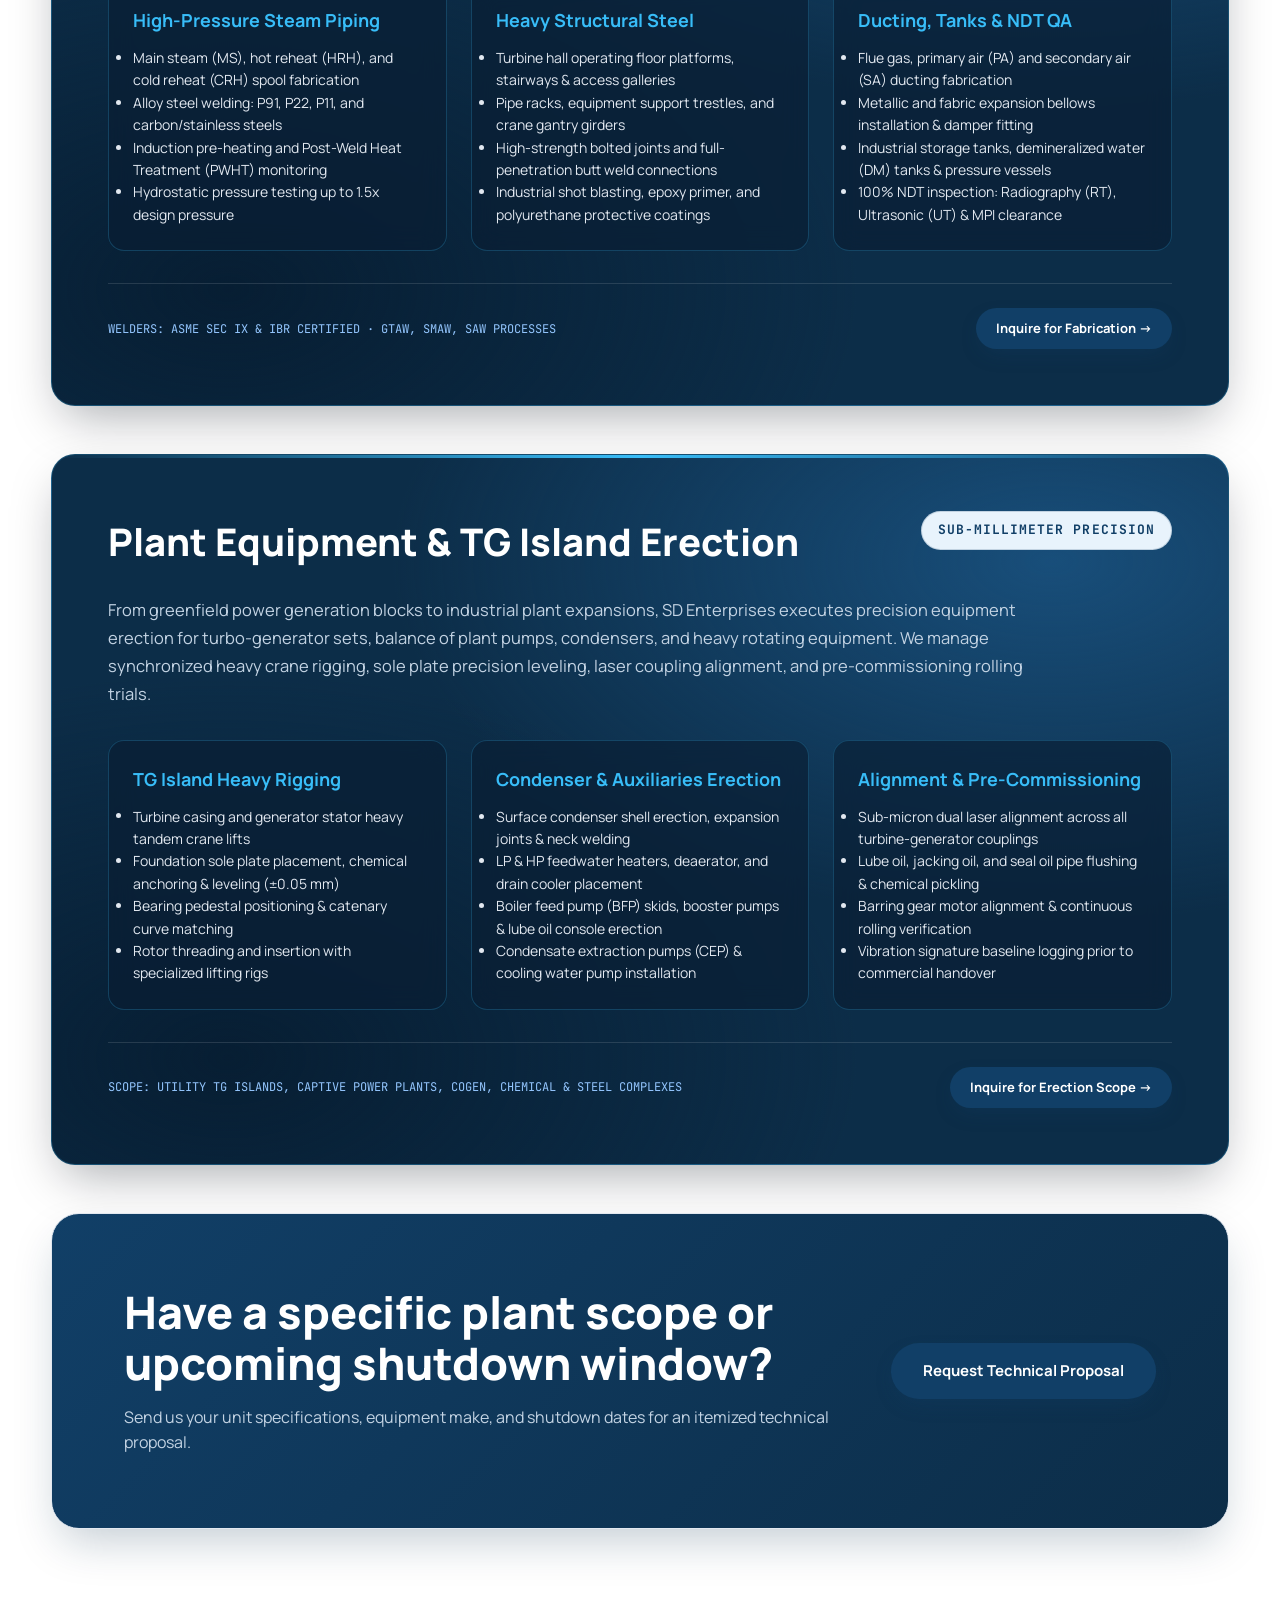
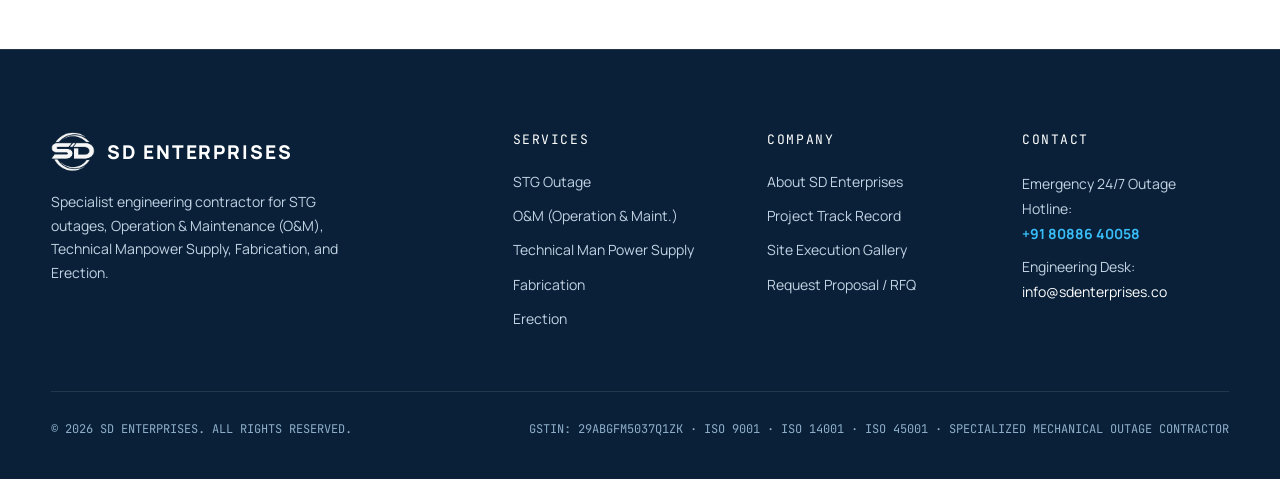
<file: manpower-om.html>
<!doctype html>
<html lang="en">
<head>
  <meta charset="utf-8">
  <meta http-equiv="refresh" content="0; url=services.html#manpower">
  <link rel="canonical" href="services.html#manpower">
  <title>Redirecting to Manpower Supply Services | SD Enterprises</title>
  <script>window.location.replace("services.html#manpower");</script>
</head>
<body style="font-family: sans-serif; text-align: center; padding: 40px;">
  <h2>Redirecting to Technical Manpower Supply...</h2>
  <p>If you are not redirected automatically, <a href="services.html#manpower">click here to view our Technical Manpower Supply Services</a>.</p>
</body>
</html>
</file>
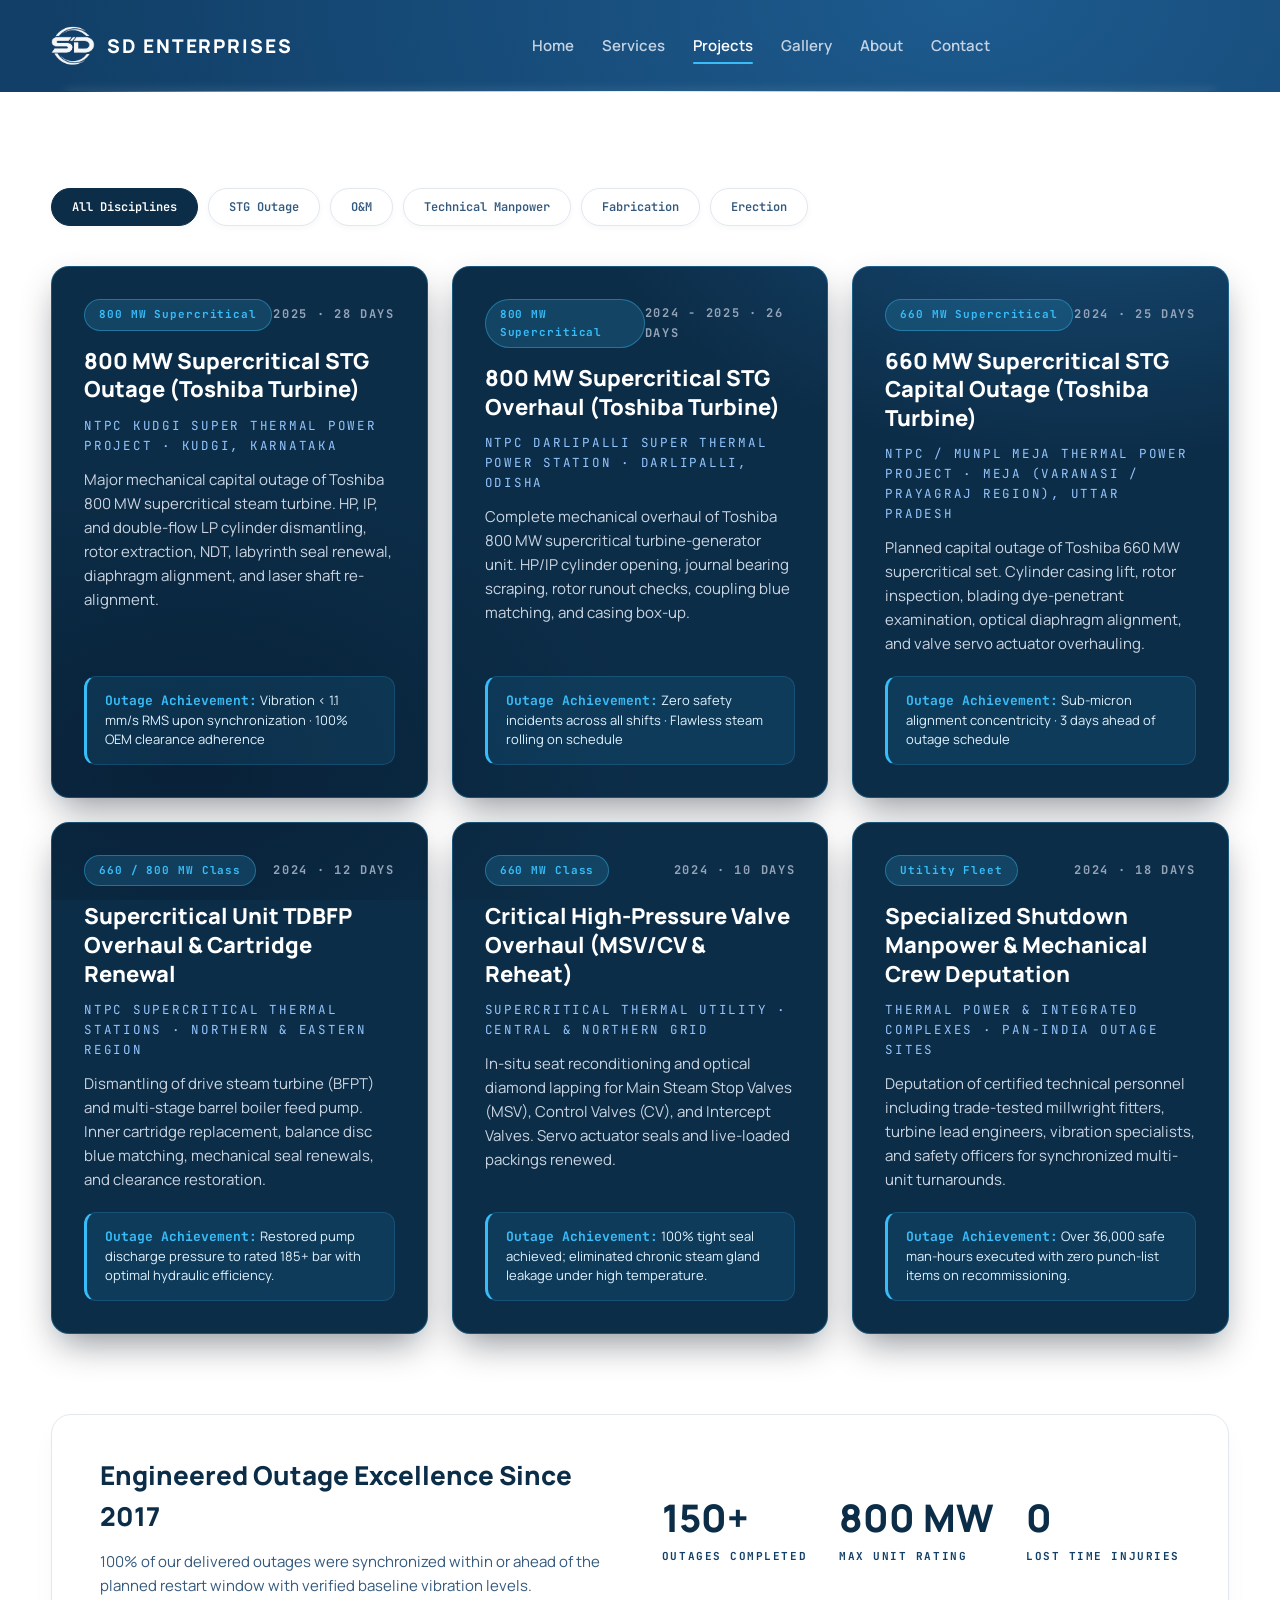
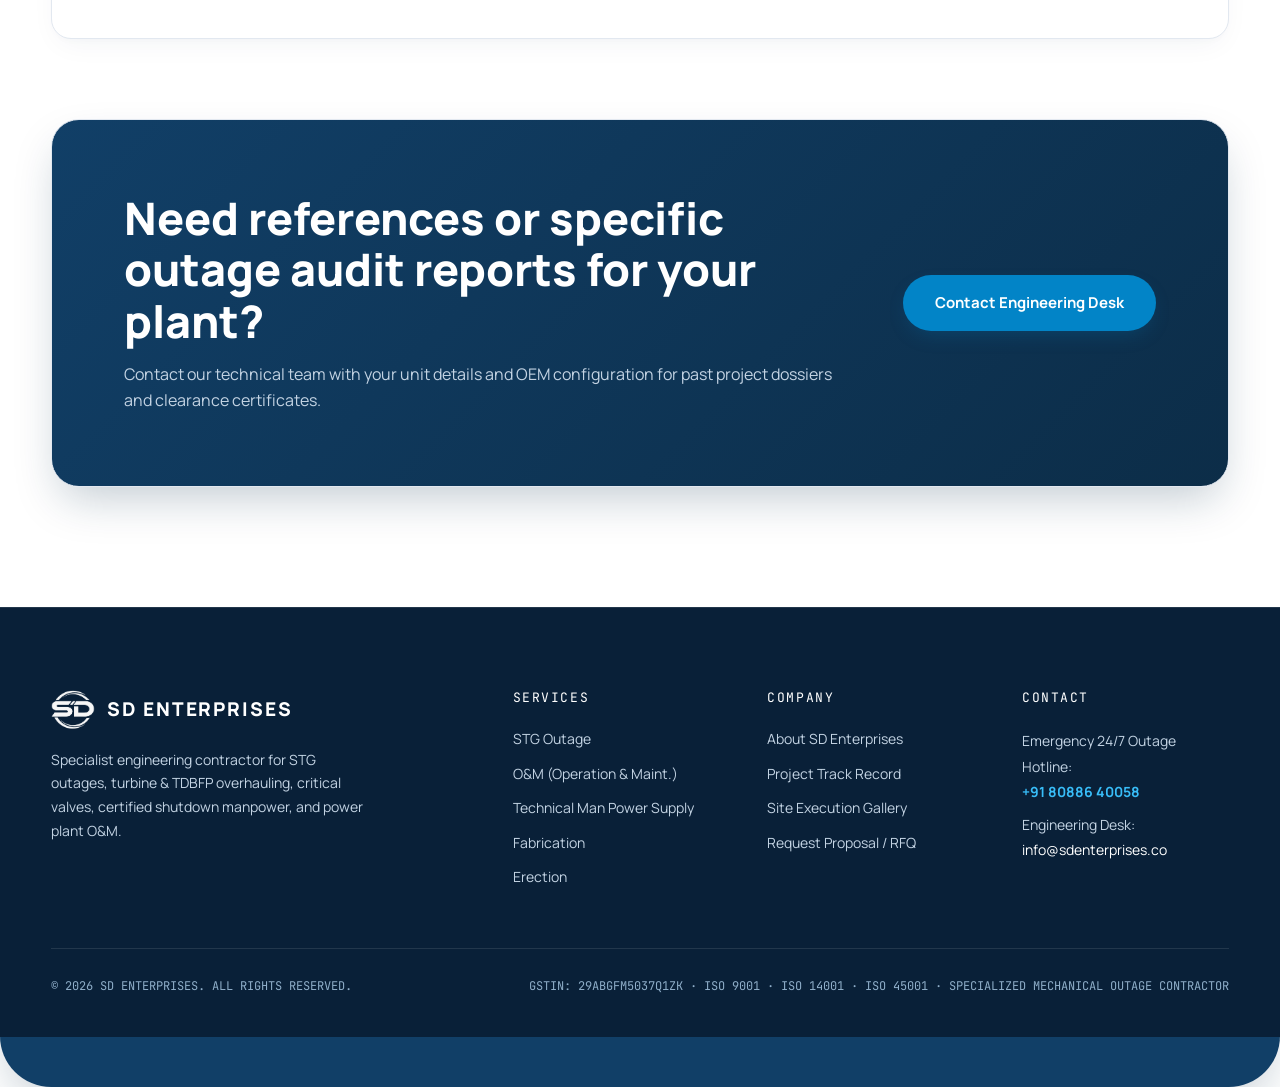
<file: projects.html>
<!doctype html>
<html lang="en">
<head>
  <meta charset="utf-8">
  <meta name="viewport" content="width=device-width, initial-scale=1, viewport-fit=cover">
  <title>Outage Projects &amp; Track Record | SD Enterprises</title>
  <meta name="description" content="Proven track record of STG capital outages, TDBFP overhauls, and shutdown manpower deliveries up to 800 MW supercritical sets across NTPC Toshiba fleet.">
  
  <link rel="preconnect" href="https://fonts.googleapis.com">
  <link rel="preconnect" href="https://fonts.gstatic.com" crossorigin>
  <link rel="stylesheet" href="https://fonts.googleapis.com/css2?family=Manrope:wght@400;500;600;700;800&family=JetBrains+Mono:wght@500;600;700&display=swap">
  <link rel="stylesheet" href="css/styles.css?v=2.4">
</head>
<body>

  <div id="scroll-progress"></div>

  <div class="inner-hero-zone">
    <!-- Header -->
    <header class="site-header">
      <div class="nav-wrapper">
        <a href="index.html" class="brand-logo" aria-label="SD Enterprises Home">
          <img src="assets/icons/logo-removebg-preview-white.png" alt="SD Enterprises Logo" class="brand-logo-img">
          <span>SD ENTERPRISES</span>
        </a>

        <nav class="nav-links" aria-label="Main Navigation">
          <a href="index.html" class="nav-link">Home</a>
          <a href="services.html" class="nav-link">Services</a>
          <a href="projects.html" class="nav-link active">Projects</a>
          <a href="gallery.html" class="nav-link">Gallery</a>
          <a href="about.html" class="nav-link">About</a>
          <a href="contact.html" class="nav-link">Contact</a>
        </nav>

        <div class="nav-cta">
          <button class="menu-toggle" aria-label="Toggle Mobile Navigation" aria-expanded="false">
            <svg width="24" height="24" viewBox="0 0 24 24" fill="none" stroke="currentColor" stroke-width="2">
              <line x1="3" y1="12" x2="21" y2="12"></line>
              <line x1="3" y1="6" x2="21" y2="6"></line>
              <line x1="3" y1="18" x2="21" y2="18"></line>
            </svg>
          </button>
        </div>
      </div>
    </header>

    <!-- Mobile Drawer -->
    <div class="mobile-drawer" aria-label="Mobile Navigation Drawer">
      <div class="mobile-drawer-header">
        <div class="mobile-drawer-brand">
          <img src="assets/icons/logo-removebg-preview-white.png" alt="SD Enterprises Logo" class="mobile-brand-img">
          <div>
            <div class="mobile-brand-title">SD ENTERPRISES</div>
            <div class="mobile-brand-sub">Power Sector Engineering</div>
          </div>
        </div>
        <button class="mobile-drawer-close" aria-label="Close Navigation">&times;</button>
      </div>

      <nav class="mobile-nav-links">
        <a href="index.html" class="mobile-nav-item ">
          <span class="mobile-nav-icon">
            <svg width="20" height="20" viewBox="0 0 24 24" fill="none" stroke="currentColor" stroke-width="2"><path d="M3 9l9-7 9 7v11a2 2 0 0 1-2 2H5a2 2 0 0 1-2-2z"/><polyline points="9 22 9 12 15 12 15 22"/></svg>
          </span>
          <div class="mobile-nav-text">
            <span class="mobile-nav-title">Home</span>
            <span class="mobile-nav-desc">Overview &amp; 3D Outage Bay</span>
          </div>
          <span class="mobile-nav-arrow">&rarr;</span>
        </a>

        <a href="services.html" class="mobile-nav-item ">
          <span class="mobile-nav-icon">
            <svg width="20" height="20" viewBox="0 0 24 24" fill="none" stroke="currentColor" stroke-width="2"><circle cx="12" cy="12" r="3"/><path d="M12 2v4m0 12v4M2 12h4m12 0h4m-3.07-6.93l-2.83 2.83m-8.2 8.2l-2.83 2.83m0-13.86l2.83 2.83m8.2 8.2l2.83 2.83"/></svg>
          </span>
          <div class="mobile-nav-text">
            <span class="mobile-nav-title">Our Services</span>
            <span class="mobile-nav-desc">STG, O&amp;M, Manpower, Fabrication, Erection</span>
          </div>
          <span class="mobile-nav-arrow">&rarr;</span>
        </a>

        <a href="projects.html" class="mobile-nav-item active">
          <span class="mobile-nav-icon">
            <svg width="20" height="20" viewBox="0 0 24 24" fill="none" stroke="currentColor" stroke-width="2"><polygon points="12 2 2 7 12 12 22 7 12 2"/><polyline points="2 17 12 22 22 17"/><polyline points="2 12 12 17 22 12"/></svg>
          </span>
          <div class="mobile-nav-text">
            <span class="mobile-nav-title">Outage Track Record</span>
            <span class="mobile-nav-desc">150+ Outages Delivered Across India</span>
          </div>
          <span class="mobile-nav-arrow">&rarr;</span>
        </a>

        <a href="gallery.html" class="mobile-nav-item ">
          <span class="mobile-nav-icon">
            <svg width="20" height="20" viewBox="0 0 24 24" fill="none" stroke="currentColor" stroke-width="2"><rect x="3" y="3" width="18" height="18" rx="2" ry="2"/><circle cx="8.5" cy="8.5" r="1.5"/><polyline points="21 15 16 10 5 21"/></svg>
          </span>
          <div class="mobile-nav-text">
            <span class="mobile-nav-title">Site Execution Gallery</span>
            <span class="mobile-nav-desc">Turbine Rigs, Machinery &amp; Store</span>
          </div>
          <span class="mobile-nav-arrow">&rarr;</span>
        </a>

        <a href="about.html" class="mobile-nav-item ">
          <span class="mobile-nav-icon">
            <svg width="20" height="20" viewBox="0 0 24 24" fill="none" stroke="currentColor" stroke-width="2"><path d="M14 2H6a2 2 0 0 0-2 2v16a2 2 0 0 0 2 2h12a2 2 0 0 0 2-2V8z"/><polyline points="14 2 14 8 20 8"/><line x1="16" y1="13" x2="8" y2="13"/><line x1="16" y1="17" x2="8" y2="17"/><polyline points="10 9 9 9 8 9"/></svg>
          </span>
          <div class="mobile-nav-text">
            <span class="mobile-nav-title">About &amp; Certifications</span>
            <span class="mobile-nav-desc">ISO 9001, 14001, 45001 &amp; Tooling</span>
          </div>
          <span class="mobile-nav-arrow">&rarr;</span>
        </a>

        <a href="contact.html" class="mobile-nav-item ">
          <span class="mobile-nav-icon">
            <svg width="20" height="20" viewBox="0 0 24 24" fill="none" stroke="currentColor" stroke-width="2"><path d="M21 15a2 2 0 0 1-2 2H7l-4 4V5a2 2 0 0 1 2-2h14a2 2 0 0 1 2 2z"/></svg>
          </span>
          <div class="mobile-nav-text">
            <span class="mobile-nav-title">Request Proposal / RFQ</span>
            <span class="mobile-nav-desc">Connect Directly With Engineering Desk</span>
          </div>
          <span class="mobile-nav-arrow">&rarr;</span>
        </a>
      </nav>

      <!-- Direct Contact Quick Action Card in Mobile Menu -->
      <div class="mobile-drawer-footer">
        <a href="tel:+918088640058" class="mobile-call-strip">
          <div class="mobile-call-icon">📞</div>
          <div>
            <div class="mobile-call-label">24/7 Outage Desk:</div>
            <div class="mobile-call-num">+91 80886 40058</div>
          </div>
        </a>
        <a href="mailto:info@sdenterprises.co" class="mobile-mail-strip">
          <svg width="15" height="15" viewBox="0 0 24 24" fill="none" stroke="currentColor" stroke-width="2"><path d="M4 4h16c1.1 0 2 .9 2 2v12c0 1.1-.9 2-2 2H4c-1.1 0-2-.9-2-2V6c0-1.1.9-2 2-2z"/><polyline points="22,6 12,13 2,6"/></svg>
          <span>info@sdenterprises.co</span>
        </a>
        <div class="mobile-compliance-tag">
          GSTIN: 29ABGFM5037Q1ZK &middot; ISO 9001 | 14001 | 45001
        </div>
      </div>
    </div>

  <!-- Pure White Background Content Zone with Deep Blue Text -->
  <main class="white-zone">
    <div class="page-container">

    <!-- Dynamic Category Filters -->
    <div id="project-filters" class="filter-tabs in-view">
      <!-- Injected dynamically by main.js from SITE_DATA.categories -->
    </div>

    <!-- Dynamic Project Cards Container -->
    <div id="dynamic-projects" class="projects-grid in-view">
      <!-- Injected dynamically by main.js from SITE_DATA.projects -->
    </div>

    <!-- Outage Statistics Summary Strip -->
    <section class="glass reveal" style="margin: 80px 0 40px; padding: 40px clamp(24px, 4vw, 48px);">
      <div style="display: flex; flex-wrap: wrap; justify-content: space-between; align-items: center; gap: 32px;">
        <div style="flex: 1 1 320px;">
          <h3 style="font-size: 26px; font-weight: 800; margin: 0 0 12px; color: var(--text-blue-head);">Engineered Outage Excellence Since 2017</h3>
          <p style="color: var(--text-blue-sub); font-size: 15px; line-height: 1.6; margin: 0;">
            100% of our delivered outages were synchronized within or ahead of the planned restart window with verified baseline vibration levels.
          </p>
        </div>

        <div style="display: flex; flex-wrap: wrap; gap: 32px;">
          <div>
            <div style="font-size: 38px; font-weight: 800; color: var(--text-blue-head);">150+</div>
            <div class="mono" style="color: var(--hero-blue); font-size: 11px; font-weight: 700;">OUTAGES COMPLETED</div>
          </div>
          <div>
            <div style="font-size: 38px; font-weight: 800; color: var(--text-blue-head);">800 MW</div>
            <div class="mono" style="color: var(--hero-blue); font-size: 11px; font-weight: 700;">MAX UNIT RATING</div>
          </div>
          <div>
            <div style="font-size: 38px; font-weight: 800; color: var(--text-blue-head);">0</div>
            <div class="mono" style="color: var(--hero-blue); font-size: 11px; font-weight: 700;">LOST TIME INJURIES</div>
          </div>
        </div>
      </div>
    </section>

    <!-- Bottom CTA -->
    <section class="glass cta-banner reveal">
      <div class="cta-banner-text">
        <h2 style="font-size: clamp(30px, 3.5vw, 48px); font-weight: 800; line-height: 1.15; margin-bottom: 16px;">
          Need references or specific outage audit reports for your plant?
        </h2>
        <p style="color: var(--text-muted); font-size: 16px; line-height: 1.6;">
          Contact our technical team with your unit details and OEM configuration for past project dossiers and clearance certificates.
        </p>
      </div>
      <div>
        <a href="contact.html" class="btn btn-primary" style="padding: 16px 32px;">Contact Engineering Desk</a>
      </div>
    </section>
    </div>
  </main>

  <!-- Global Footer -->
  <footer class="site-footer">
    <div class="page-container">
      <div class="footer-grid">
        <div>
          <div class="brand-logo" style="margin-bottom: 16px;">
            <img src="assets/icons/logo-removebg-preview-white.png" alt="SD Enterprises Logo" class="brand-logo-img">
            <span>SD ENTERPRISES</span>
          </div>
          <p style="color: var(--text-muted); font-size: 14px; line-height: 1.7; max-width: 320px;">
            Specialist engineering contractor for STG outages, turbine &amp; TDBFP overhauling, critical valves, certified shutdown manpower, and power plant O&amp;M.
          </p>
        </div>

        <div>
          <div class="footer-col-title">SERVICES</div>
          <ul class="footer-links">
            <li><a href="services.html#stg">STG Outage</a></li>
            <li><a href="services.html#om">O&amp;M (Operation &amp; Maint.)</a></li>
            <li><a href="services.html#manpower">Technical Man Power Supply</a></li>
            <li><a href="services.html#fabrication">Fabrication</a></li>
            <li><a href="services.html#erection">Erection</a></li>
          </ul>
        </div>

        <div>
          <div class="footer-col-title">COMPANY</div>
          <ul class="footer-links">
            <li><a href="about.html">About SD Enterprises</a></li>
            <li><a href="projects.html">Project Track Record</a></li>
            <li><a href="gallery.html">Site Execution Gallery</a></li>
            <li><a href="contact.html">Request Proposal / RFQ</a></li>
          </ul>
        </div>

        <div>
          <div class="footer-col-title">CONTACT</div>
          <div style="font-size: 14px; color: var(--text-hero-muted); line-height: 1.8;">
            <div>Emergency 24/7 Outage Hotline:</div>
            <a href="tel:+918088640058" style="color: var(--accent-blue-bright); font-weight: 700;">+91 80886 40058</a>
            <div style="margin-top: 8px;">Engineering Desk:</div>
            <a href="mailto:info@sdenterprises.co" style="color: #ffffff;">info@sdenterprises.co</a>
          </div>
        </div>
      </div>

      <div class="footer-bottom">
        <div>&copy; 2026 SD ENTERPRISES. ALL RIGHTS RESERVED.</div>
        <div>GSTIN: 29ABGFM5037Q1ZK &middot; ISO 9001 &middot; ISO 14001 &middot; ISO 45001 &middot; SPECIALIZED MECHANICAL OUTAGE CONTRACTOR</div>
      </div>
    </div>
  </footer>

  <script src="js/site-data.js?v=2.4"></script>
  <script src="js/main.js?v=2.4"></script>
</body>
</html>
</file>
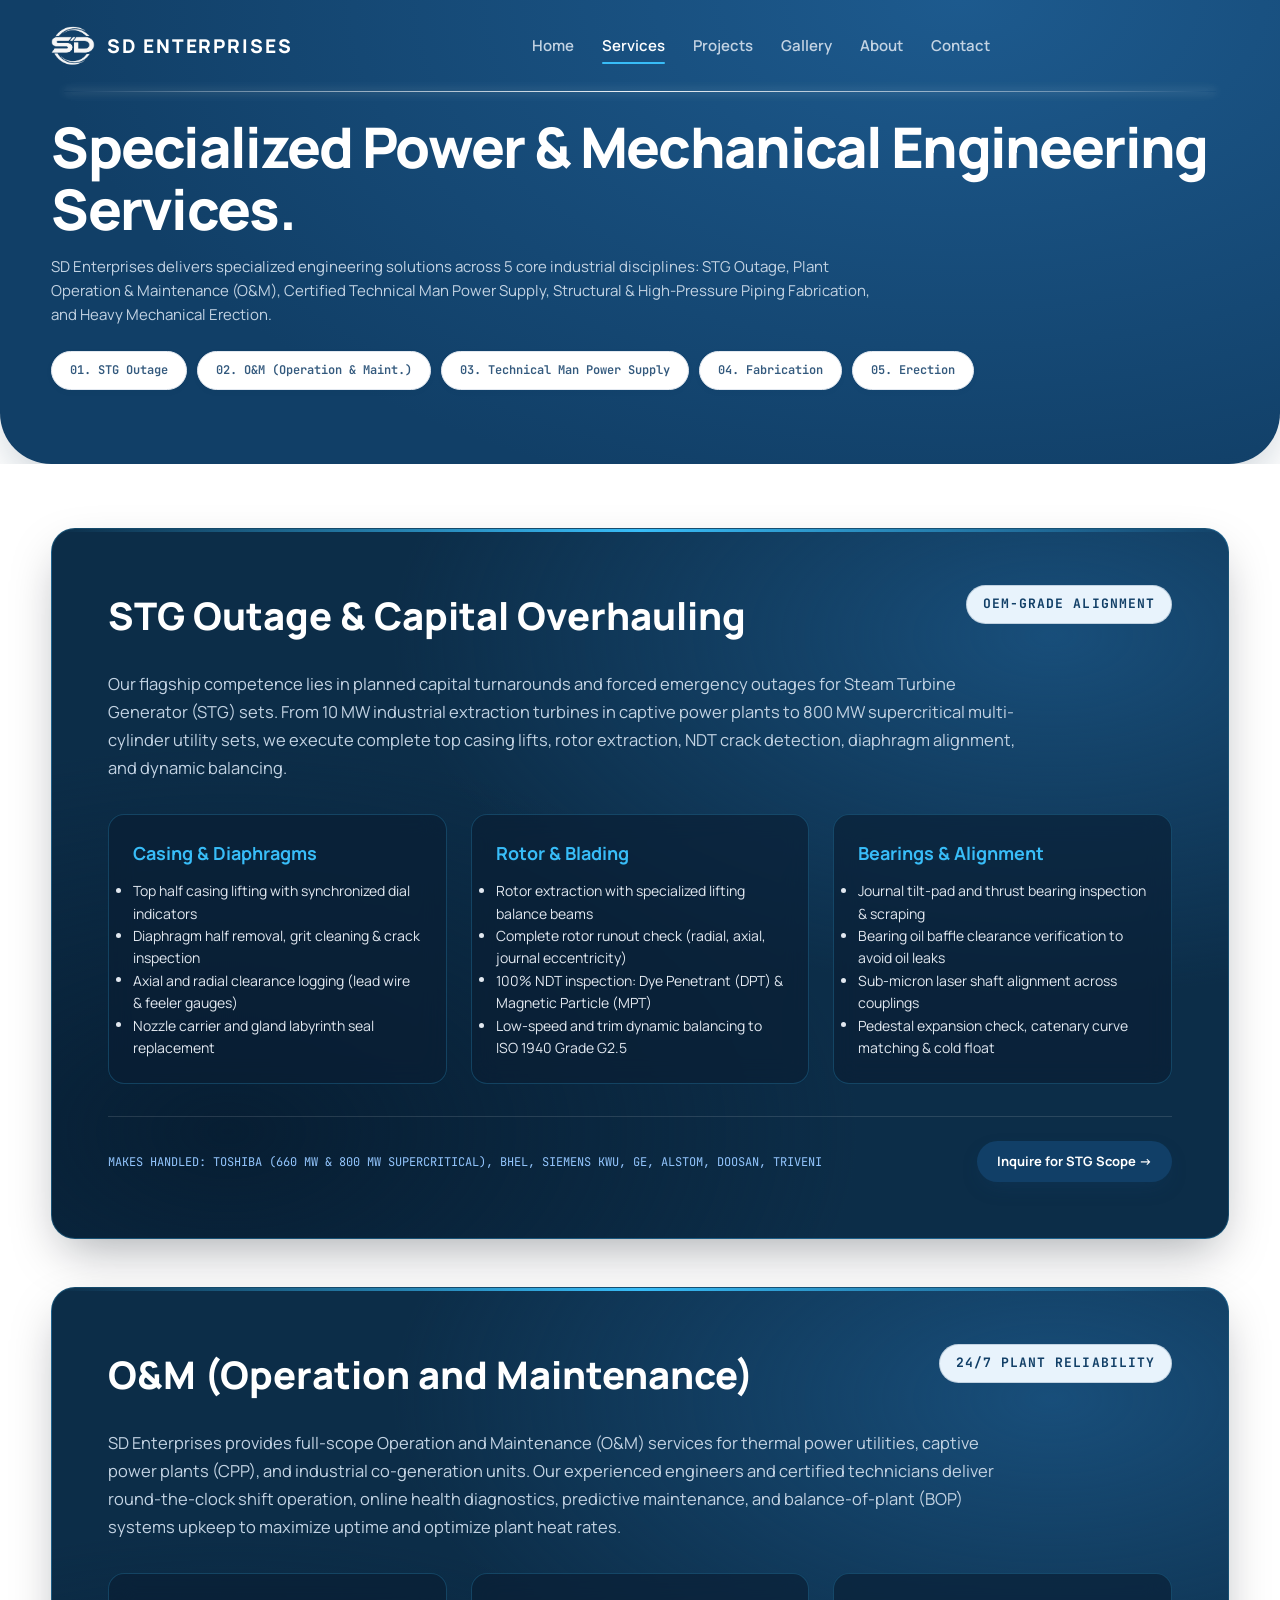
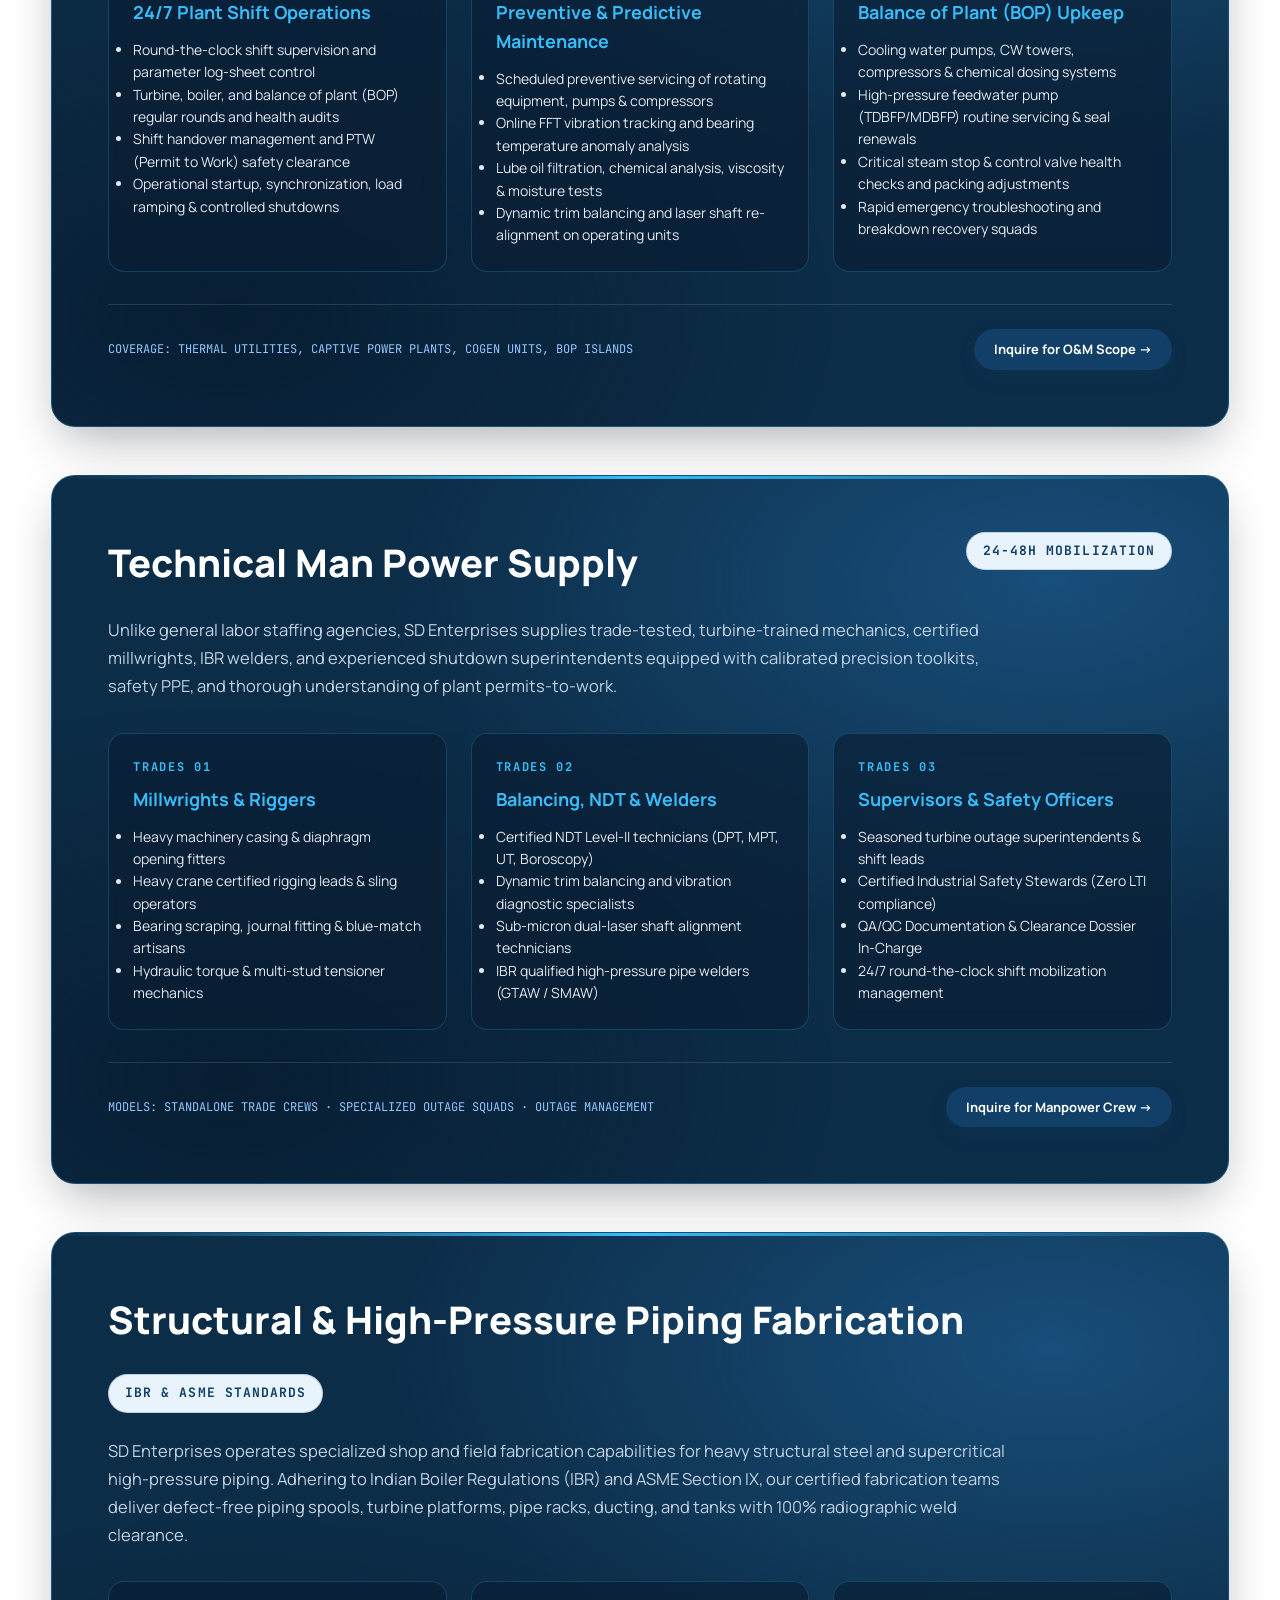
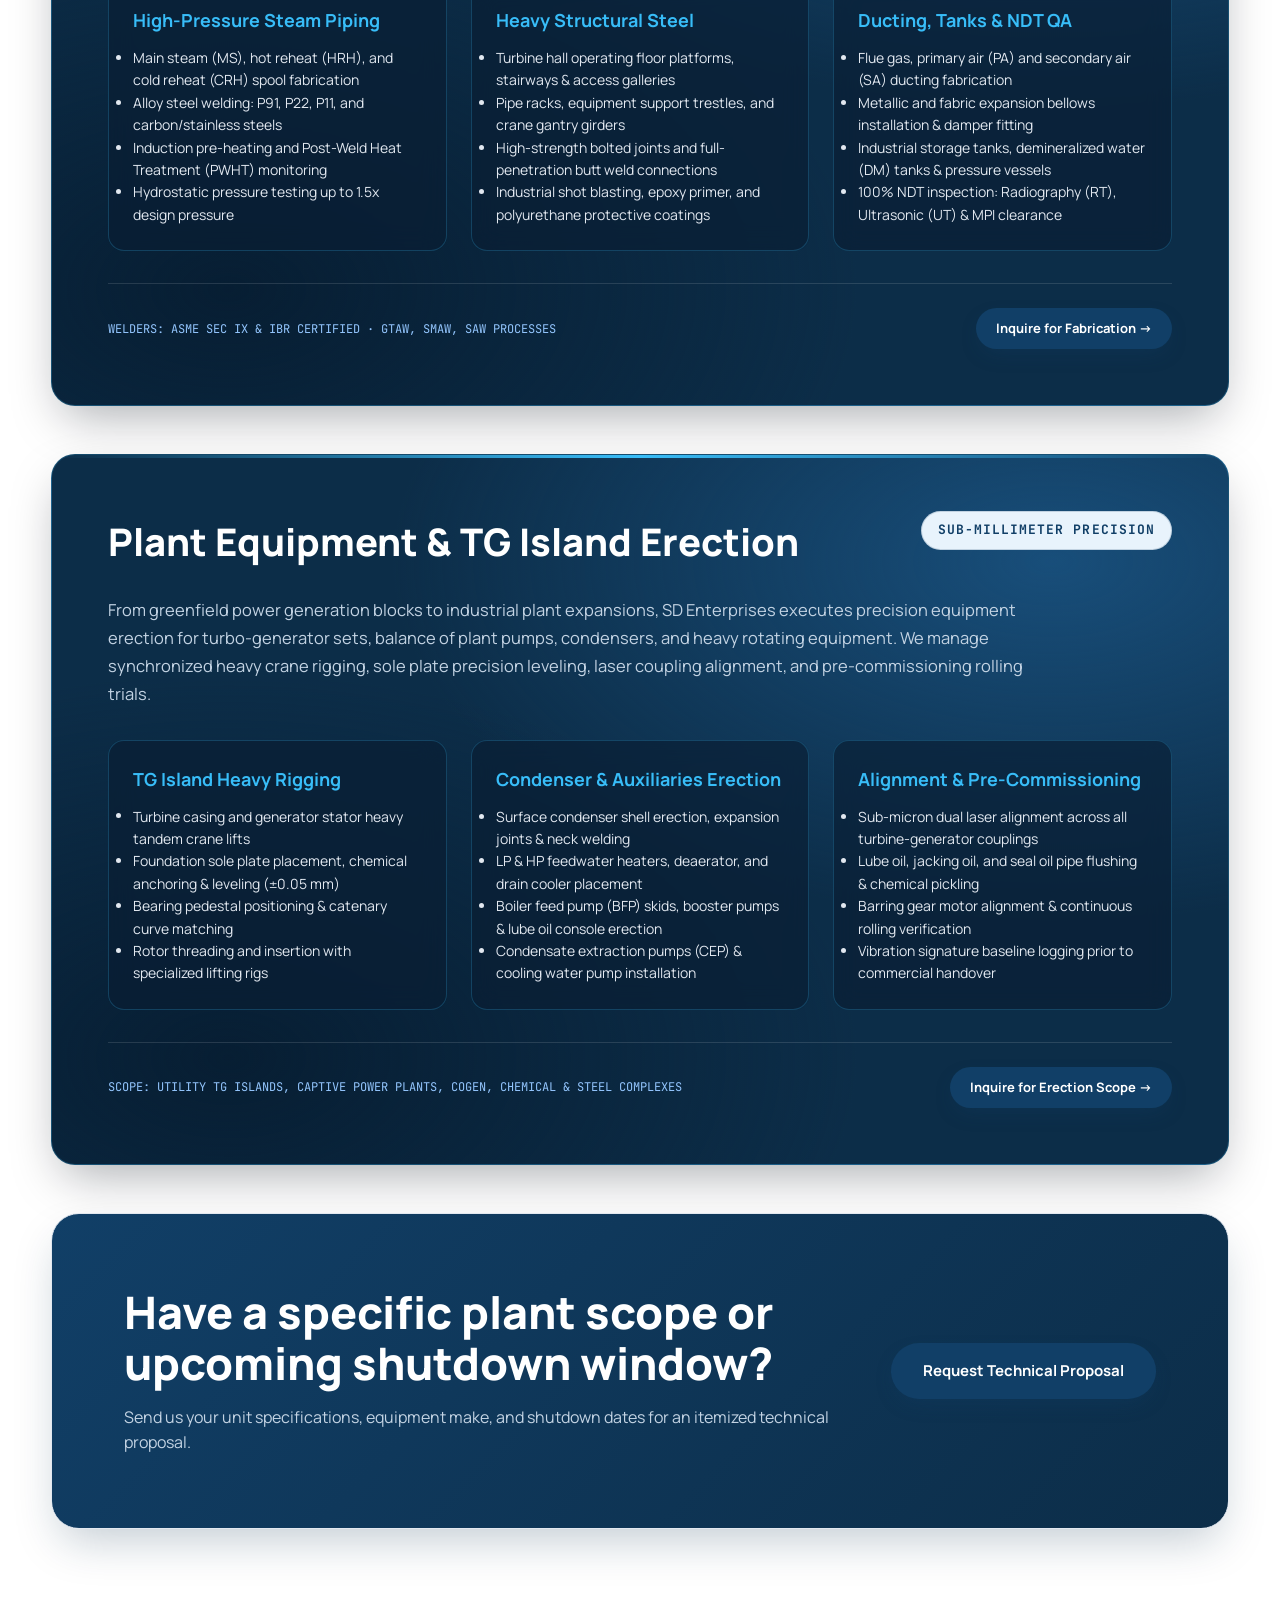
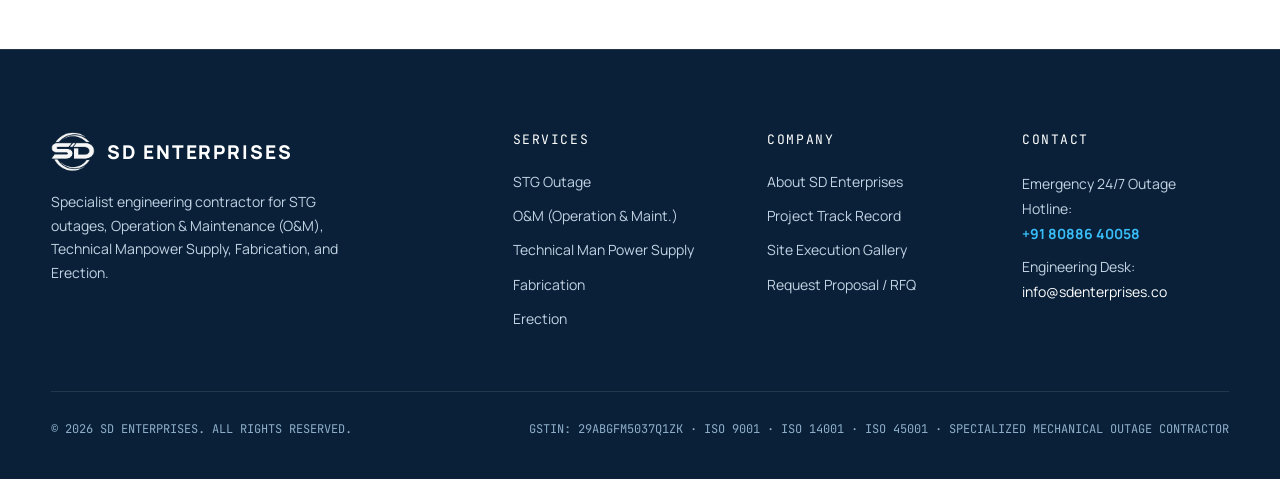
<file: services.html>
<!doctype html>
<html lang="en">
<head>
  <meta charset="utf-8">
  <meta name="viewport" content="width=device-width, initial-scale=1, viewport-fit=cover">
  <title>Our Services | STG Outage, TDBFP &amp; BFPT, Erection, Fabrication, Valves &amp; Manpower Supply | SD Enterprises</title>
  <meta name="description" content="Specialized engineering services: STG capital outages up to 800 MW, TDBFP &amp; BFPT overhaul, heavy equipment erection, structural and piping fabrication, critical valve optical lapping, and specialized technical manpower supply.">
  
  <!-- Fonts -->
  <link rel="preconnect" href="https://fonts.googleapis.com">
  <link rel="preconnect" href="https://fonts.gstatic.com" crossorigin>
  <link rel="stylesheet" href="https://fonts.googleapis.com/css2?family=Manrope:wght@400;500;600;700;800&family=JetBrains+Mono:wght@500;600;700&display=swap">
  
  <!-- Core Design System -->
  <link rel="stylesheet" href="css/styles.css?v=2.4">
</head>
<body>

  <!-- Top Scroll Progress Bar -->
  <div id="scroll-progress"></div>

  <!-- Hero Zone: Midnight Blue Theme with Rounded Bottom Transition -->
  <div class="inner-hero-zone">
    <!-- Transparent Navigation Header -->
    <header class="site-header">
      <div class="nav-wrapper">
        <a href="index.html" class="brand-logo" aria-label="SD Enterprises Home">
          <img src="assets/icons/logo-removebg-preview-white.png" alt="SD Enterprises Logo" class="brand-logo-img">
          <span>SD ENTERPRISES</span>
        </a>

        <nav class="nav-links" aria-label="Main Navigation">
          <a href="index.html" class="nav-link">Home</a>
          <a href="services.html" class="nav-link active">Services</a>
          <a href="projects.html" class="nav-link">Projects</a>
          <a href="gallery.html" class="nav-link">Gallery</a>
          <a href="about.html" class="nav-link">About</a>
          <a href="contact.html" class="nav-link">Contact</a>
        </nav>

        <div class="nav-cta">
          <button class="menu-toggle" aria-label="Toggle Mobile Navigation" aria-expanded="false">
            <svg width="24" height="24" viewBox="0 0 24 24" fill="none" stroke="currentColor" stroke-width="2">
              <line x1="3" y1="12" x2="21" y2="12"></line>
              <line x1="3" y1="6" x2="21" y2="6"></line>
              <line x1="3" y1="18" x2="21" y2="18"></line>
            </svg>
          </button>
        </div>
      </div>
    </header>

    <!-- Mobile Drawer -->
    <div class="mobile-drawer" aria-label="Mobile Navigation Drawer">
      <div class="mobile-drawer-header">
        <div class="mobile-drawer-brand">
          <img src="assets/icons/logo-removebg-preview-white.png" alt="SD Enterprises Logo" class="mobile-brand-img">
          <div>
            <div class="mobile-brand-title">SD ENTERPRISES</div>
            <div class="mobile-brand-sub">Power Sector Engineering</div>
          </div>
        </div>
        <button class="mobile-drawer-close" aria-label="Close Navigation">&times;</button>
      </div>

      <nav class="mobile-nav-links">
        <a href="index.html" class="mobile-nav-item ">
          <span class="mobile-nav-icon">
            <svg width="20" height="20" viewBox="0 0 24 24" fill="none" stroke="currentColor" stroke-width="2"><path d="M3 9l9-7 9 7v11a2 2 0 0 1-2 2H5a2 2 0 0 1-2-2z"/><polyline points="9 22 9 12 15 12 15 22"/></svg>
          </span>
          <div class="mobile-nav-text">
            <span class="mobile-nav-title">Home</span>
            <span class="mobile-nav-desc">Overview &amp; 3D Outage Bay</span>
          </div>
          <span class="mobile-nav-arrow">&rarr;</span>
        </a>

        <a href="services.html" class="mobile-nav-item active">
          <span class="mobile-nav-icon">
            <svg width="20" height="20" viewBox="0 0 24 24" fill="none" stroke="currentColor" stroke-width="2"><circle cx="12" cy="12" r="3"/><path d="M12 2v4m0 12v4M2 12h4m12 0h4m-3.07-6.93l-2.83 2.83m-8.2 8.2l-2.83 2.83m0-13.86l2.83 2.83m8.2 8.2l2.83 2.83"/></svg>
          </span>
          <div class="mobile-nav-text">
            <span class="mobile-nav-title">Our Services</span>
            <span class="mobile-nav-desc">STG, O&amp;M, Manpower, Fabrication, Erection</span>
          </div>
          <span class="mobile-nav-arrow">&rarr;</span>
        </a>

        <a href="projects.html" class="mobile-nav-item ">
          <span class="mobile-nav-icon">
            <svg width="20" height="20" viewBox="0 0 24 24" fill="none" stroke="currentColor" stroke-width="2"><polygon points="12 2 2 7 12 12 22 7 12 2"/><polyline points="2 17 12 22 22 17"/><polyline points="2 12 12 17 22 12"/></svg>
          </span>
          <div class="mobile-nav-text">
            <span class="mobile-nav-title">Outage Track Record</span>
            <span class="mobile-nav-desc">150+ Outages Delivered Across India</span>
          </div>
          <span class="mobile-nav-arrow">&rarr;</span>
        </a>

        <a href="gallery.html" class="mobile-nav-item ">
          <span class="mobile-nav-icon">
            <svg width="20" height="20" viewBox="0 0 24 24" fill="none" stroke="currentColor" stroke-width="2"><rect x="3" y="3" width="18" height="18" rx="2" ry="2"/><circle cx="8.5" cy="8.5" r="1.5"/><polyline points="21 15 16 10 5 21"/></svg>
          </span>
          <div class="mobile-nav-text">
            <span class="mobile-nav-title">Site Execution Gallery</span>
            <span class="mobile-nav-desc">Turbine Rigs, Machinery &amp; Store</span>
          </div>
          <span class="mobile-nav-arrow">&rarr;</span>
        </a>

        <a href="about.html" class="mobile-nav-item ">
          <span class="mobile-nav-icon">
            <svg width="20" height="20" viewBox="0 0 24 24" fill="none" stroke="currentColor" stroke-width="2"><path d="M14 2H6a2 2 0 0 0-2 2v16a2 2 0 0 0 2 2h12a2 2 0 0 0 2-2V8z"/><polyline points="14 2 14 8 20 8"/><line x1="16" y1="13" x2="8" y2="13"/><line x1="16" y1="17" x2="8" y2="17"/><polyline points="10 9 9 9 8 9"/></svg>
          </span>
          <div class="mobile-nav-text">
            <span class="mobile-nav-title">About &amp; Certifications</span>
            <span class="mobile-nav-desc">ISO 9001, 14001, 45001 &amp; Tooling</span>
          </div>
          <span class="mobile-nav-arrow">&rarr;</span>
        </a>

        <a href="contact.html" class="mobile-nav-item ">
          <span class="mobile-nav-icon">
            <svg width="20" height="20" viewBox="0 0 24 24" fill="none" stroke="currentColor" stroke-width="2"><path d="M21 15a2 2 0 0 1-2 2H7l-4 4V5a2 2 0 0 1 2-2h14a2 2 0 0 1 2 2z"/></svg>
          </span>
          <div class="mobile-nav-text">
            <span class="mobile-nav-title">Request Proposal / RFQ</span>
            <span class="mobile-nav-desc">Connect Directly With Engineering Desk</span>
          </div>
          <span class="mobile-nav-arrow">&rarr;</span>
        </a>
      </nav>

      <!-- Direct Contact Quick Action Card in Mobile Menu -->
      <div class="mobile-drawer-footer">
        <a href="tel:+918088640058" class="mobile-call-strip">
          <div class="mobile-call-icon">📞</div>
          <div>
            <div class="mobile-call-label">24/7 Outage Desk:</div>
            <div class="mobile-call-num">+91 80886 40058</div>
          </div>
        </a>
        <a href="mailto:info@sdenterprises.co" class="mobile-mail-strip">
          <svg width="15" height="15" viewBox="0 0 24 24" fill="none" stroke="currentColor" stroke-width="2"><path d="M4 4h16c1.1 0 2 .9 2 2v12c0 1.1-.9 2-2 2H4c-1.1 0-2-.9-2-2V6c0-1.1.9-2 2-2z"/><polyline points="22,6 12,13 2,6"/></svg>
          <span>info@sdenterprises.co</span>
        </a>
        <div class="mobile-compliance-tag">
          GSTIN: 29ABGFM5037Q1ZK &middot; ISO 9001 | 14001 | 45001
        </div>
      </div>
    </div>

    <!-- Page Header in Inner Hero Zone -->
    <div class="page-container" style="padding-top: 24px;">
      <section class="reveal" style="margin-bottom: 24px;">
        <h1 class="hero-title" style="font-size: clamp(34px, 4.4vw, 56px); margin-bottom: 16px;">Specialized Power &amp; Mechanical Engineering Services.</h1>
        <p class="hero-desc" style="max-width: 820px; margin-bottom: 24px;">
          SD Enterprises delivers specialized engineering solutions across 5 core industrial disciplines: STG Outage, Plant Operation &amp; Maintenance (O&amp;M), Certified Technical Man Power Supply, Structural &amp; High-Pressure Piping Fabrication, and Heavy Mechanical Erection.
        </p>

        <!-- Quick Jump Navigation Pills -->
        <div style="display: flex; flex-wrap: wrap; gap: 10px;">
          <a href="#stg" class="pill">01. STG Outage</a>
          <a href="#om" class="pill">02. O&amp;M (Operation &amp; Maint.)</a>
          <a href="#manpower" class="pill">03. Technical Man Power Supply</a>
          <a href="#fabrication" class="pill">04. Fabrication</a>
          <a href="#erection" class="pill">05. Erection</a>
        </div>
      </section>
    </div>
  </div>

  <!-- Pure White Background Content Zone with Deep Blue Text -->
  <main class="white-zone">
    <div class="page-container">

    <!-- Discipline 1: STG Outage -->
    <section id="stg" class="service-detail-section reveal">
      <div style="display: flex; flex-wrap: wrap; justify-content: space-between; align-items: flex-start; gap: 24px; margin-bottom: 24px;">
        <div>
          <h2>STG Outage &amp; Capital Overhauling</h2>
        </div>
        <span class="badge" style="font-size: 13px; padding: 8px 16px;">OEM-GRADE ALIGNMENT</span>
      </div>

      <p class="service-lead-text">
        Our flagship competence lies in planned capital turnarounds and forced emergency outages for Steam Turbine Generator (STG) sets. From 10 MW industrial extraction turbines in captive power plants to 800 MW supercritical multi-cylinder utility sets, we execute complete top casing lifts, rotor extraction, NDT crack detection, diaphragm alignment, and dynamic balancing.
      </p>

      <div class="service-specs-grid">
        <div class="service-spec-card">
          <h3>Casing &amp; Diaphragms</h3>
          <ul class="checklist">
            <li>Top half casing lifting with synchronized dial indicators</li>
            <li>Diaphragm half removal, grit cleaning &amp; crack inspection</li>
            <li>Axial and radial clearance logging (lead wire &amp; feeler gauges)</li>
            <li>Nozzle carrier and gland labyrinth seal replacement</li>
          </ul>
        </div>

        <div class="service-spec-card">
          <h3>Rotor &amp; Blading</h3>
          <ul class="checklist">
            <li>Rotor extraction with specialized lifting balance beams</li>
            <li>Complete rotor runout check (radial, axial, journal eccentricity)</li>
            <li>100% NDT inspection: Dye Penetrant (DPT) &amp; Magnetic Particle (MPT)</li>
            <li>Low-speed and trim dynamic balancing to ISO 1940 Grade G2.5</li>
          </ul>
        </div>

        <div class="service-spec-card">
          <h3>Bearings &amp; Alignment</h3>
          <ul class="checklist">
            <li>Journal tilt-pad and thrust bearing inspection &amp; scraping</li>
            <li>Bearing oil baffle clearance verification to avoid oil leaks</li>
            <li>Sub-micron laser shaft alignment across couplings</li>
            <li>Pedestal expansion check, catenary curve matching &amp; cold float</li>
          </ul>
        </div>
      </div>

      <div class="service-footer-strip">
        <div class="service-makes-label">MAKES HANDLED: TOSHIBA (660 MW &amp; 800 MW SUPERCRITICAL), BHEL, SIEMENS KWU, GE, ALSTOM, DOOSAN, TRIVENI</div>
        <a href="contact.html" class="btn btn-primary btn-sm">Inquire for STG Scope →</a>
      </div>
    </section>

    <!-- Discipline 2: O&M (Operation and Maintenance) -->
    <section id="om" class="service-detail-section reveal">
      <div style="display: flex; flex-wrap: wrap; justify-content: space-between; align-items: flex-start; gap: 24px; margin-bottom: 24px;">
        <div>
          <h2>O&amp;M (Operation and Maintenance)</h2>
        </div>
        <span class="badge" style="font-size: 13px; padding: 8px 16px;">24/7 PLANT RELIABILITY</span>
      </div>

      <p class="service-lead-text">
        SD Enterprises provides full-scope Operation and Maintenance (O&amp;M) services for thermal power utilities, captive power plants (CPP), and industrial co-generation units. Our experienced engineers and certified technicians deliver round-the-clock shift operation, online health diagnostics, predictive maintenance, and balance-of-plant (BOP) systems upkeep to maximize uptime and optimize plant heat rates.
      </p>

      <div class="service-specs-grid">
        <div class="service-spec-card">
          <h3>24/7 Plant Shift Operations</h3>
          <ul class="checklist">
            <li>Round-the-clock shift supervision and parameter log-sheet control</li>
            <li>Turbine, boiler, and balance of plant (BOP) regular rounds and health audits</li>
            <li>Shift handover management and PTW (Permit to Work) safety clearance</li>
            <li>Operational startup, synchronization, load ramping &amp; controlled shutdowns</li>
          </ul>
        </div>

        <div class="service-spec-card">
          <h3>Preventive &amp; Predictive Maintenance</h3>
          <ul class="checklist">
            <li>Scheduled preventive servicing of rotating equipment, pumps &amp; compressors</li>
            <li>Online FFT vibration tracking and bearing temperature anomaly analysis</li>
            <li>Lube oil filtration, chemical analysis, viscosity &amp; moisture tests</li>
            <li>Dynamic trim balancing and laser shaft re-alignment on operating units</li>
          </ul>
        </div>

        <div class="service-spec-card">
          <h3>Balance of Plant (BOP) Upkeep</h3>
          <ul class="checklist">
            <li>Cooling water pumps, CW towers, compressors &amp; chemical dosing systems</li>
            <li>High-pressure feedwater pump (TDBFP/MDBFP) routine servicing &amp; seal renewals</li>
            <li>Critical steam stop &amp; control valve health checks and packing adjustments</li>
            <li>Rapid emergency troubleshooting and breakdown recovery squads</li>
          </ul>
        </div>
      </div>

      <div class="service-footer-strip">
        <div class="service-makes-label">COVERAGE: THERMAL UTILITIES, CAPTIVE POWER PLANTS, COGEN UNITS, BOP ISLANDS</div>
        <a href="contact.html" class="btn btn-primary btn-sm">Inquire for O&amp;M Scope →</a>
      </div>
    </section>

    <!-- Discipline 3: Technical Man Power Supply -->
    <section id="manpower" class="service-detail-section reveal">
      <div style="display: flex; flex-wrap: wrap; justify-content: space-between; align-items: flex-start; gap: 24px; margin-bottom: 24px;">
        <div>
          <h2>Technical Man Power Supply</h2>
        </div>
        <span class="badge" style="font-size: 13px; padding: 8px 16px;">24-48H MOBILIZATION</span>
      </div>

      <p class="service-lead-text">
        Unlike general labor staffing agencies, SD Enterprises supplies trade-tested, turbine-trained mechanics, certified millwrights, IBR welders, and experienced shutdown superintendents equipped with calibrated precision toolkits, safety PPE, and thorough understanding of plant permits-to-work.
      </p>

      <div class="service-specs-grid">
        <div class="service-spec-card">
          <div class="mono" style="color: #38bdf8; font-size: 12px; margin-bottom: 8px; font-weight: 700;">TRADES 01</div>
          <h3>Millwrights &amp; Riggers</h3>
          <ul class="checklist">
            <li>Heavy machinery casing &amp; diaphragm opening fitters</li>
            <li>Heavy crane certified rigging leads &amp; sling operators</li>
            <li>Bearing scraping, journal fitting &amp; blue-match artisans</li>
            <li>Hydraulic torque &amp; multi-stud tensioner mechanics</li>
          </ul>
        </div>

        <div class="service-spec-card">
          <div class="mono" style="color: #38bdf8; font-size: 12px; margin-bottom: 8px; font-weight: 700;">TRADES 02</div>
          <h3>Balancing, NDT &amp; Welders</h3>
          <ul class="checklist">
            <li>Certified NDT Level-II technicians (DPT, MPT, UT, Boroscopy)</li>
            <li>Dynamic trim balancing and vibration diagnostic specialists</li>
            <li>Sub-micron dual-laser shaft alignment technicians</li>
            <li>IBR qualified high-pressure pipe welders (GTAW / SMAW)</li>
          </ul>
        </div>

        <div class="service-spec-card">
          <div class="mono" style="color: #38bdf8; font-size: 12px; margin-bottom: 8px; font-weight: 700;">TRADES 03</div>
          <h3>Supervisors &amp; Safety Officers</h3>
          <ul class="checklist">
            <li>Seasoned turbine outage superintendents &amp; shift leads</li>
            <li>Certified Industrial Safety Stewards (Zero LTI compliance)</li>
            <li>QA/QC Documentation &amp; Clearance Dossier In-Charge</li>
            <li>24/7 round-the-clock shift mobilization management</li>
          </ul>
        </div>
      </div>

      <div class="service-footer-strip">
        <div class="service-makes-label">MODELS: STANDALONE TRADE CREWS · SPECIALIZED OUTAGE SQUADS · OUTAGE MANAGEMENT</div>
        <a href="contact.html" class="btn btn-primary btn-sm">Inquire for Manpower Crew →</a>
      </div>
    </section>

    <!-- Discipline 4: Fabrication -->
    <section id="fabrication" class="service-detail-section reveal">
      <div style="display: flex; flex-wrap: wrap; justify-content: space-between; align-items: flex-start; gap: 24px; margin-bottom: 24px;">
        <div>
          <h2>Structural &amp; High-Pressure Piping Fabrication</h2>
        </div>
        <span class="badge" style="font-size: 13px; padding: 8px 16px;">IBR &amp; ASME STANDARDS</span>
      </div>

      <p class="service-lead-text">
        SD Enterprises operates specialized shop and field fabrication capabilities for heavy structural steel and supercritical high-pressure piping. Adhering to Indian Boiler Regulations (IBR) and ASME Section IX, our certified fabrication teams deliver defect-free piping spools, turbine platforms, pipe racks, ducting, and tanks with 100% radiographic weld clearance.
      </p>

      <div class="service-specs-grid">
        <div class="service-spec-card">
          <h3>High-Pressure Steam Piping</h3>
          <ul class="checklist">
            <li>Main steam (MS), hot reheat (HRH), and cold reheat (CRH) spool fabrication</li>
            <li>Alloy steel welding: P91, P22, P11, and carbon/stainless steels</li>
            <li>Induction pre-heating and Post-Weld Heat Treatment (PWHT) monitoring</li>
            <li>Hydrostatic pressure testing up to 1.5x design pressure</li>
          </ul>
        </div>

        <div class="service-spec-card">
          <h3>Heavy Structural Steel</h3>
          <ul class="checklist">
            <li>Turbine hall operating floor platforms, stairways &amp; access galleries</li>
            <li>Pipe racks, equipment support trestles, and crane gantry girders</li>
            <li>High-strength bolted joints and full-penetration butt weld connections</li>
            <li>Industrial shot blasting, epoxy primer, and polyurethane protective coatings</li>
          </ul>
        </div>

        <div class="service-spec-card">
          <h3>Ducting, Tanks &amp; NDT QA</h3>
          <ul class="checklist">
            <li>Flue gas, primary air (PA) and secondary air (SA) ducting fabrication</li>
            <li>Metallic and fabric expansion bellows installation &amp; damper fitting</li>
            <li>Industrial storage tanks, demineralized water (DM) tanks &amp; pressure vessels</li>
            <li>100% NDT inspection: Radiography (RT), Ultrasonic (UT) &amp; MPI clearance</li>
          </ul>
        </div>
      </div>

      <div class="service-footer-strip">
        <div class="service-makes-label">WELDERS: ASME SEC IX &amp; IBR CERTIFIED · GTAW, SMAW, SAW PROCESSES</div>
        <a href="contact.html" class="btn btn-primary btn-sm">Inquire for Fabrication →</a>
      </div>
    </section>

    <!-- Discipline 5: Erection -->
    <section id="erection" class="service-detail-section reveal">
      <div style="display: flex; flex-wrap: wrap; justify-content: space-between; align-items: flex-start; gap: 24px; margin-bottom: 24px;">
        <div>
          <h2>Plant Equipment &amp; TG Island Erection</h2>
        </div>
        <span class="badge" style="font-size: 13px; padding: 8px 16px;">SUB-MILLIMETER PRECISION</span>
      </div>

      <p class="service-lead-text">
        From greenfield power generation blocks to industrial plant expansions, SD Enterprises executes precision equipment erection for turbo-generator sets, balance of plant pumps, condensers, and heavy rotating equipment. We manage synchronized heavy crane rigging, sole plate precision leveling, laser coupling alignment, and pre-commissioning rolling trials.
      </p>

      <div class="service-specs-grid">
        <div class="service-spec-card">
          <h3>TG Island Heavy Rigging</h3>
          <ul class="checklist">
            <li>Turbine casing and generator stator heavy tandem crane lifts</li>
            <li>Foundation sole plate placement, chemical anchoring &amp; leveling (±0.05 mm)</li>
            <li>Bearing pedestal positioning &amp; catenary curve matching</li>
            <li>Rotor threading and insertion with specialized lifting rigs</li>
          </ul>
        </div>

        <div class="service-spec-card">
          <h3>Condenser &amp; Auxiliaries Erection</h3>
          <ul class="checklist">
            <li>Surface condenser shell erection, expansion joints &amp; neck welding</li>
            <li>LP &amp; HP feedwater heaters, deaerator, and drain cooler placement</li>
            <li>Boiler feed pump (BFP) skids, booster pumps &amp; lube oil console erection</li>
            <li>Condensate extraction pumps (CEP) &amp; cooling water pump installation</li>
          </ul>
        </div>

        <div class="service-spec-card">
          <h3>Alignment &amp; Pre-Commissioning</h3>
          <ul class="checklist">
            <li>Sub-micron dual laser alignment across all turbine-generator couplings</li>
            <li>Lube oil, jacking oil, and seal oil pipe flushing &amp; chemical pickling</li>
            <li>Barring gear motor alignment &amp; continuous rolling verification</li>
            <li>Vibration signature baseline logging prior to commercial handover</li>
          </ul>
        </div>
      </div>

      <div class="service-footer-strip">
        <div class="service-makes-label">SCOPE: UTILITY TG ISLANDS, CAPTIVE POWER PLANTS, COGEN, CHEMICAL &amp; STEEL COMPLEXES</div>
        <a href="contact.html" class="btn btn-primary btn-sm">Inquire for Erection Scope →</a>
      </div>
    </section>

    

    <!-- Bottom CTA -->
    <section class="glass cta-banner reveal" style="margin-top: 40px;">
      <div class="cta-banner-text">
        <h2 style="font-size: clamp(30px, 3.5vw, 48px); font-weight: 800; line-height: 1.15; margin-bottom: 16px;">
          Have a specific plant scope or upcoming shutdown window?
        </h2>
        <p style="color: var(--text-hero-muted); font-size: 16px; line-height: 1.6;">
          Send us your unit specifications, equipment make, and shutdown dates for an itemized technical proposal.
        </p>
      </div>
      <div>
        <a href="contact.html" class="btn btn-primary" style="padding: 16px 32px;">Request Technical Proposal</a>
      </div>
    </section>
    </div>
  </main>

  <!-- Global Footer -->
  <footer class="site-footer">
    <div class="page-container">
      <div class="footer-grid">
        <div>
          <div class="brand-logo" style="margin-bottom: 16px;">
            <img src="assets/icons/logo-removebg-preview-white.png" alt="SD Enterprises Logo" class="brand-logo-img">
            <span>SD ENTERPRISES</span>
          </div>
          <p style="color: var(--text-muted); font-size: 14px; line-height: 1.7; max-width: 320px;">
            Specialist engineering contractor for STG outages, Operation &amp; Maintenance (O&amp;M), Technical Manpower Supply, Fabrication, and Erection.
          </p>
        </div>

        <div>
          <div class="footer-col-title">SERVICES</div>
          <ul class="footer-links">
            <li><a href="services.html#stg">STG Outage</a></li>
            <li><a href="services.html#om">O&amp;M (Operation &amp; Maint.)</a></li>
            <li><a href="services.html#manpower">Technical Man Power Supply</a></li>
            <li><a href="services.html#fabrication">Fabrication</a></li>
            <li><a href="services.html#erection">Erection</a></li>
          </ul>
        </div>

        <div>
          <div class="footer-col-title">COMPANY</div>
          <ul class="footer-links">
            <li><a href="about.html">About SD Enterprises</a></li>
            <li><a href="projects.html">Project Track Record</a></li>
            <li><a href="gallery.html">Site Execution Gallery</a></li>
            <li><a href="contact.html">Request Proposal / RFQ</a></li>
          </ul>
        </div>

        <div>
          <div class="footer-col-title">CONTACT</div>
          <div style="font-size: 14px; color: var(--text-muted); line-height: 1.8;">
            <div>Emergency 24/7 Outage Hotline:</div>
            <a href="tel:+918088640058" style="color: var(--accent-gold); font-weight: 700;">+91 80886 40058</a>
            <div style="margin-top: 8px;">Engineering Desk:</div>
            <a href="mailto:info@sdenterprises.co" style="color: #ffffff;">info@sdenterprises.co</a>
          </div>
        </div>
      </div>

      <div class="footer-bottom">
        <div>&copy; 2026 SD ENTERPRISES. ALL RIGHTS RESERVED.</div>
        <div>GSTIN: 29ABGFM5037Q1ZK &middot; ISO 9001 &middot; ISO 14001 &middot; ISO 45001 &middot; SPECIALIZED MECHANICAL OUTAGE CONTRACTOR</div>
      </div>
    </div>
  </footer>

  <script src="js/site-data.js?v=2.4"></script>
  <script src="js/main.js?v=2.4"></script>
</body>
</html>
</file>
<file: css/styles.css>
/* ===================================================================
   SD ENTERPRISES - Industrial Engineering Design System & Stylesheet
   Hybrid Theme: Midnight Blue Hero Section + Pure White Content Zone
   =================================================================== */

:root {
  /* Hero & Dark Accent Colors (SD Company Brand Blue) */
  --hero-blue: #113f67;
  --hero-blue-dark: #0c2d48;
  --hero-gradient: radial-gradient(1400px 800px at 75% 0%, #1d5a8e 0%, transparent 65%) fixed,
                   radial-gradient(1000px 600px at 15% 100%, #0d3254 0%, transparent 70%) fixed,
                   #113f67;
  --footer-bg: #092038;

  /* White & Light Content Zone Colors */
  --bg-white: #ffffff;
  --bg-light: #f8fafc;
  --bg-subtle: #f1f5f9;
  
  /* Text Colors for White Zone (Deep Blue & Slate) */
  --text-blue-head: #0c2d48;
  --text-blue-body: #113f67;
  --text-blue-sub: #33597d;
  --text-blue-muted: #577797;
  
  /* Aliases default to White Zone readability */
  --text-muted: #33597d;
  --text-dim: #577797;
  
  /* Text Colors for Hero & Footer */
  --text-hero-main: #F4F8FC;
  --text-hero-muted: #C3D3E3;
  --text-hero-dim: #8FAEC9;

  /* Precision Engineering Accents (Palette 1: Monochromatic Precision System) */
  --accent-blue: #0284c7;           /* High-Precision Turbine Cobalt */
  --accent-blue-hover: #0369a1;     /* Deep Cobalt Hover */
  --accent-blue-bright: #38bdf8;    /* Luminous Sky highlight for dark zones */
  --accent-blue-tint: #e8f3fc;      /* Soft Ice-Blue for tags & badges */
  --accent-blue-border: rgba(17, 63, 103, 0.18);
  --accent-blue-glow: rgba(2, 132, 199, 0.25);

  /* Semantic Aliases mapped to brand blue */
  --accent-gold: var(--accent-blue-bright);
  --accent-gold-dark: var(--hero-blue);
  --accent-gold-glow: var(--accent-blue-glow);

  /* Borders & Shadows */
  --border-light: #e2e8f0;
  --border-blue: rgba(17, 63, 103, 0.12);
  --border-blue-hover: var(--accent-blue);
  --card-shadow: 0 10px 30px -8px rgba(11, 46, 77, 0.06), 0 4px 6px -2px rgba(11, 46, 77, 0.02);
  --card-shadow-hover: 0 20px 40px -12px rgba(17, 63, 103, 0.14), 0 0 0 1px rgba(2, 132, 199, 0.3);

  --font-body: 'Manrope', -apple-system, BlinkMacSystemFont, 'Segoe UI', Roboto, sans-serif;
  --font-mono: 'JetBrains Mono', 'Courier New', monospace;
  --max-w: 1380px;
  --transition: all 0.3s cubic-bezier(0.16, 1, 0.3, 1);
}

/* Dark Containers override text aliases for high contrast */
.hero-zone, .inner-hero-zone, .site-footer, .cta-banner {
  --text-muted: var(--text-hero-muted);
  --text-dim: var(--text-hero-dim);
}

/* Reset & Base */
*, *::before, *::after {
  box-sizing: border-box;
  margin: 0;
  padding: 0;
}

html {
  scroll-behavior: smooth;
  background-color: var(--bg-white);
}

body {
  font-family: var(--font-body);
  background-color: var(--bg-white);
  color: var(--text-blue-body);
  min-height: 100vh;
  line-height: 1.6;
  overflow-x: hidden;
  -webkit-font-smoothing: antialiased;
}

a {
  color: inherit;
  text-decoration: none;
  transition: var(--transition);
}

img {
  max-width: 100%;
  height: auto;
  display: block;
}

/* Top Scroll Progress Bar */
#scroll-progress {
  position: fixed;
  top: 0;
  left: 0;
  height: 3px;
  width: 0%;
  background: linear-gradient(90deg, #F5B94A, #FFE194);
  z-index: 100;
  transition: width 0.1s ease-out;
}

/* Page Containers */
.page-container {
  max-width: var(--max-w);
  margin: 0 auto;
  padding: 0 clamp(20px, 4vw, 60px);
}

/* Typography Utilities */
.mono {
  font-family: var(--font-mono);
  letter-spacing: 0.14em;
  font-size: 12px;
  text-transform: uppercase;
}

.section-label {
  display: inline-flex;
  align-items: center;
  gap: 8px;
  color: var(--hero-blue);
  font-family: var(--font-mono);
  font-size: 13px;
  letter-spacing: 0.14em;
  font-weight: 800;
  margin-bottom: 16px;
  text-transform: uppercase;
}

.section-label::before {
  content: "";
  display: inline-block;
  width: 8px;
  height: 8px;
  border-radius: 50%;
  background: var(--accent-blue);
  box-shadow: 0 0 10px var(--accent-blue-glow);
}

.section-heading {
  color: var(--text-blue-head);
  font-size: clamp(32px, 4.4vw, 54px);
  line-height: 1.1;
  letter-spacing: -0.035em;
  font-weight: 800;
  margin-bottom: 24px;
}

.section-sub {
  font-size: clamp(16px, 1.2vw, 19px);
  color: var(--text-blue-sub);
  line-height: 1.7;
  max-width: 680px;
}

/* ===================================================================
   HERO ZONE (Blue Background with Edge Rounding Below)
   =================================================================== */
.hero-zone {
  background: var(--hero-gradient);
  color: var(--text-hero-main);
  position: relative;
  z-index: 1;
  /* Proper Edge Rounding Below the Hero */
  border-radius: 0 0 clamp(36px, 5vw, 64px) clamp(36px, 5vw, 64px);
  box-shadow: 0 20px 50px -10px rgba(11, 46, 77, 0.28);
  /* Do not clip position: fixed children like the mobile drawer */
  overflow: clip;
  padding-bottom: 40px;
}

.inner-hero-zone {
  background: var(--hero-gradient);
  color: var(--text-hero-main);
  position: relative;
  z-index: 1;
  border-radius: 0 0 clamp(32px, 4vw, 52px) clamp(32px, 4vw, 52px);
  box-shadow: 0 20px 45px -10px rgba(11, 46, 77, 0.25);
  overflow: clip;
  padding-bottom: 50px;
}

/* Hero 3D Canvas is mounted inside .plant-viewport */
.plant-canvas {
  position: absolute;
  inset: 0;
  width: 100%;
  height: 100%;
  display: block;
  touch-action: none;
}

/* Transparent Header & Navigation with 90% Glowing Divider */
.site-header {
  position: relative;
  top: 0;
  z-index: 90;
  background: transparent;
  border-bottom: none;
  transition: all 0.3s ease;
}

/* 90% Width Glowing White Divider Line with Left & Right Gaps */
.site-header::after {
  content: '';
  position: absolute;
  bottom: 0;
  left: 5%;
  width: 90%;
  height: 1px;
  background: linear-gradient(
    90deg,
    rgba(255, 255, 255, 0) 0%,
    rgba(255, 255, 255, 0.35) 12%,
    rgba(255, 255, 255, 0.92) 50%,
    rgba(255, 255, 255, 0.35) 88%,
    rgba(255, 255, 255, 0) 100%
  );
  box-shadow: 0 0 8px rgba(255, 255, 255, 0.5), 0 0 16px rgba(255, 255, 255, 0.25);
  pointer-events: none;
  z-index: 10;
}

.nav-wrapper {
  max-width: var(--max-w);
  margin: 0 auto;
  padding: 24px clamp(20px, 4vw, 60px);
  display: flex;
  align-items: center;
  justify-content: space-between;
  gap: 20px;
}

.brand-logo {
  display: flex;
  align-items: center;
  gap: 12px;
  font-weight: 800;
  font-size: 19px;
  letter-spacing: 0.1em;
  color: #ffffff;
}

.brand-logo-img {
  height: 44px;
  width: auto;
  max-width: 160px;
  object-fit: contain;
  display: block;
}

.nav-links {
  display: flex;
  align-items: center;
  gap: 28px;
  font-size: 15px;
  font-weight: 600;
}

.nav-link {
  color: var(--text-hero-muted);
  position: relative;
  padding: 6px 0;
}

.nav-link:hover, .nav-link.active {
  color: #ffffff;
}

.nav-link.active::after {
  content: "";
  position: absolute;
  bottom: 0;
  left: 0;
  width: 100%;
  height: 2px;
  background: var(--accent-blue-bright);
  border-radius: 2px;
}

.nav-cta {
  display: flex;
  align-items: center;
  gap: 14px;
}

/* Mobile Menu Toggle */


/* Mobile Drawer */


/* Hero Section (Previous Layout: Content on left, 3D Rotor on right) */
.hero-section {
  display: flex;
  flex-wrap: wrap;
  align-items: center;
  gap: 24px;
  padding: 10px 0 24px;
  min-height: calc(90vh - 100px);
}

.hero-content {
  flex: 1.1 1 500px;
  max-width: 590px;
  min-width: 0;
  position: relative;
  z-index: 2;
}

/* Cyber-Engineering Eyebrow Badge */
.hero-eyebrow {
  display: inline-flex;
  align-items: center;
  gap: 10px;
  padding: 6px 14px;
  background: rgba(14, 42, 71, 0.7);
  border: 1px solid rgba(56, 189, 248, 0.3);
  border-radius: 999px;
  margin-bottom: 16px;
  backdrop-filter: blur(8px);
}

.hero-live-badge {
  display: inline-flex;
  align-items: center;
  gap: 7px;
  font-family: var(--font-mono);
  font-size: 11px;
  font-weight: 700;
  letter-spacing: 0.08em;
  color: #38bdf8;
}

.badge-pulse-dot {
  width: 7px;
  height: 7px;
  background: #38bdf8;
  border-radius: 50%;
  box-shadow: 0 0 10px #38bdf8;
  animation: pulseGlow 1.8s infinite;
}

@keyframes pulseGlow {
  0%, 100% { opacity: 1; transform: scale(1); }
  50% { opacity: 0.35; transform: scale(0.85); }
}

.hero-eyebrow-sep {
  color: rgba(255, 255, 255, 0.25);
  font-size: 11px;
}

.hero-eyebrow-text {
  font-size: 11px;
  font-weight: 600;
  color: var(--text-hero-muted);
  letter-spacing: 0.06em;
}

/* Kinetic Animated Hero Title - Bold, Big & Impactful */
.hero-title {
  color: #ffffff;
  font-size: clamp(34px, 4vw, 56px);
  line-height: 1.1;
  font-weight: 800;
  letter-spacing: -0.03em;
  margin-bottom: 14px;
}

.hero-rotator-wrapper {
  display: block;
  position: relative;
  /* Reserved height accommodates titles cleanly */
  min-height: clamp(72px, 8vw, 114px);
  max-width: 600px;
}

.hero-highlight-word {
  display: inline-block;
  background: linear-gradient(135deg, #38bdf8 0%, #67e8f9 45%, #60a5fa 90%);
  -webkit-background-clip: text;
  -webkit-text-fill-color: transparent;
  filter: drop-shadow(0 0 25px rgba(56, 189, 248, 0.35));
  transition: opacity 0.25s ease, transform 0.25s cubic-bezier(0.16, 1, 0.3, 1);
  white-space: normal;
  line-height: 1.08;
}

.hero-highlight-word.switching {
  opacity: 0;
  transform: translateY(10px);
}

.hero-desc {
  font-size: clamp(15px, 1.15vw, 17px);
  line-height: 1.6;
  color: var(--text-hero-muted);
  max-width: 580px;
  margin-bottom: 24px;
}

/* Interactive Hero Services Showcase Grid - Prominent & Clear */
.hero-services-grid {
  display: grid;
  grid-template-columns: repeat(2, minmax(0, 1fr));
  gap: 10px;
  margin-bottom: 24px;
  max-width: 600px;
}

@media (max-width: 580px) {
  .hero-services-grid {
    grid-template-columns: 1fr;
  }
}

.hero-svc-chip {
  display: flex;
  align-items: center;
  gap: 12px;
  padding: 9px 13px;
  background: rgba(10, 30, 52, 0.75);
  border: 1px solid rgba(56, 189, 248, 0.2);
  border-radius: 12px;
  color: #ffffff;
  text-decoration: none;
  transition: all 0.22s cubic-bezier(0.16, 1, 0.3, 1);
  backdrop-filter: blur(8px);
  -webkit-backdrop-filter: blur(8px);
  position: relative;
  overflow: hidden;
  cursor: pointer;
  box-shadow: 0 4px 12px rgba(0, 0, 0, 0.2);
}

.hero-svc-chip::before {
  content: "";
  position: absolute;
  inset: 0;
  background: linear-gradient(90deg, rgba(56, 189, 248, 0.14), transparent);
  opacity: 0;
  transition: opacity 0.22s ease;
  pointer-events: none;
}

.hero-svc-chip:hover {
  border-color: #38bdf8;
  background: rgba(14, 46, 78, 0.92);
  transform: translateY(-1.5px);
  box-shadow: 0 6px 16px -4px rgba(56, 189, 248, 0.25);
}

.hero-svc-chip:hover::before,
.hero-svc-chip.active::before {
  opacity: 1;
}

.hero-svc-chip.active {
  border-color: rgba(56, 189, 248, 0.8);
  background: rgba(14, 48, 80, 0.9);
  box-shadow: 0 0 12px rgba(56, 189, 248, 0.25), inset 0 0 12px rgba(56, 189, 248, 0.12);
}

.svc-chip-icon {
  width: 32px;
  height: 32px;
  border-radius: 8px;
  background: rgba(56, 189, 248, 0.12);
  border: 1px solid rgba(56, 189, 248, 0.25);
  display: flex;
  align-items: center;
  justify-content: center;
  color: #38bdf8;
  flex-shrink: 0;
  transition: transform 0.22s ease, background 0.22s ease, color 0.22s ease;
}

.svc-chip-icon svg {
  width: 16px;
  height: 16px;
}

.hero-svc-chip:hover .svc-chip-icon,
.hero-svc-chip.active .svc-chip-icon {
  transform: scale(1.06);
  background: rgba(56, 189, 248, 0.25);
  color: #ffffff;
  border-color: #38bdf8;
}

.svc-chip-meta {
  display: flex;
  flex-direction: column;
  min-width: 0;
}

.svc-chip-title {
  font-size: 13.5px;
  font-weight: 700;
  color: #ffffff;
  line-height: 1.25;
  white-space: nowrap;
  overflow: hidden;
  text-overflow: ellipsis;
}

.svc-chip-tag {
  font-family: var(--font-mono);
  font-size: 10px;
  color: #94a3b8;
  letter-spacing: 0.02em;
  margin-top: 2px;
  white-space: nowrap;
  overflow: hidden;
  text-overflow: ellipsis;
  transition: color 0.2s ease;
}

.hero-svc-chip:hover .svc-chip-tag,
.hero-svc-chip.active .svc-chip-tag {
  color: #67e8f9;
}

.hero-actions {
  display: flex;
  flex-wrap: wrap;
  align-items: center;
  gap: 14px;
  margin-bottom: 24px;
}

/* Bold Prominent Hero CTA Buttons */
.hero-actions .btn {
  padding: 12px 26px;
  font-size: 14px;
  font-weight: 700;
  min-height: 46px;
  border-radius: 999px;
  gap: 8px;
}

.hero-trust-badges {
  display: flex;
  flex-wrap: wrap;
  gap: 16px;
  align-items: center;
  color: var(--text-hero-dim);
  font-size: 12px;
}

.hero-visual {
  flex: 1.45 1 560px;
  min-width: 0;
  display: flex;
  justify-content: center;
  align-items: center;
  position: relative;
  min-height: 560px;
  align-self: stretch;
}

.scene-card {
  width: 100%;
  max-width: 620px;
  aspect-ratio: 4/3;
  position: relative;
  border-radius: 24px;
  border: none;
  background: transparent;
  display: flex;
  align-items: flex-end;
  justify-content: center;
  padding: 20px;
  cursor: grab;
}

.scene-card:active {
  cursor: grabbing;
}

.scene-guide {
  font-family: var(--font-mono);
  font-size: 12px;
  color: var(--text-hero-muted);
  background: rgba(11, 32, 56, 0.75);
  padding: 6px 16px;
  border-radius: 999px;
  letter-spacing: 0.1em;
  animation: fadeOutGuide 1s cubic-bezier(0.16, 1, 0.3, 1) 4s forwards;
  pointer-events: none;
}

@keyframes fadeOutGuide {
  0% {
    opacity: 1;
    visibility: visible;
    transform: translateY(0);
  }
  100% {
    opacity: 0;
    visibility: hidden;
    transform: translateY(10px);
  }
}

/* 3D Interactive Turbine & Generator Assembly Bay Showcase */
.stg-assembly-showcase {
  margin: 30px 0 40px;
}

/* 3D Interactive Turbine & Generator Assembly Bay */
.stg-stage-wrapper {
  position: relative;
  width: 100%;
  height: clamp(750px, 86vh, 980px);
  margin: 18px 0 32px;
  border-radius: 24px;
  overflow: hidden;
  background: radial-gradient(circle at 50% 25%, #183e63 0%, #0c253d 55%, #071726 100%);
  border: 1px solid rgba(255, 255, 255, 0.18);
  box-shadow: 0 30px 70px -15px rgba(2, 10, 20, 0.75), inset 0 1px 0 rgba(255, 255, 255, 0.18);
  user-select: none;
}

.stg-canvas {
  position: absolute;
  inset: 0;
  width: 100%;
  height: 100%;
  display: block;
  cursor: grab;
  outline: none;
  touch-action: none;
}

.stg-canvas:active {
  cursor: grabbing;
}

/* Slim Transparent Floating Docks (Symbols Only) */
.stg-side-dock {
  position: absolute;
  top: 50%;
  transform: translateY(-50%);
  z-index: 10;
  display: flex;
  flex-direction: column;
  gap: 7px;
  background: rgba(8, 22, 38, 0.35);
  border: 1px solid rgba(56, 189, 248, 0.18);
  border-radius: 30px;
  padding: 8px 5px;
  backdrop-filter: blur(10px);
  -webkit-backdrop-filter: blur(10px);
  box-shadow: 0 8px 32px rgba(0, 0, 0, 0.35);
  box-sizing: border-box;
  pointer-events: auto;
  width: 44px;
}

.stg-left-dock {
  left: 16px;
}

.stg-right-dock {
  right: 16px;
}

.stg-v-pills {
  display: flex;
  flex-direction: column;
  gap: 6px;
  width: 100%;
}

.stg-sec-btn {
  display: flex;
  flex-direction: column;
  align-items: center;
  justify-content: center;
  width: 32px;
  height: 34px;
  box-sizing: border-box;
  padding: 2px 0;
  background: rgba(14, 34, 56, 0.4);
  color: #cbd5e1;
  border: 1px solid rgba(255, 255, 255, 0.08);
  border-radius: 8px;
  font-family: var(--font-mono);
  font-size: 10px;
  font-weight: 800;
  cursor: pointer;
  transition: all 0.2s cubic-bezier(0.4, 0, 0.2, 1);
  text-align: center;
}

.stg-sec-btn:hover {
  border-color: #38bdf8;
  background: rgba(14, 116, 144, 0.5);
  color: #ffffff;
  transform: scale(1.08);
}

.stg-sec-btn.on {
  border-color: #38bdf8;
  background: rgba(14, 116, 144, 0.65);
  color: #38bdf8;
  box-shadow: 0 0 10px rgba(56, 189, 248, 0.4);
}

.stg-sec-btn i {
  width: 5px;
  height: 5px;
  border-radius: 50%;
  margin-bottom: 2px;
  box-shadow: 0 0 5px currentColor;
}

.stg-sec-sym {
  line-height: 1;
  letter-spacing: -0.02em;
}

/* Tool Buttons: Slim, Transparent, Icon Only */
.stg-tool-btn {
  display: flex;
  align-items: center;
  justify-content: center;
  width: 32px;
  height: 32px;
  box-sizing: border-box;
  padding: 0;
  background: rgba(14, 34, 56, 0.4);
  color: #cbd5e1;
  border: 1px solid rgba(255, 255, 255, 0.08);
  border-radius: 8px;
  cursor: pointer;
  transition: all 0.2s cubic-bezier(0.4, 0, 0.2, 1);
}

.stg-tool-btn:hover {
  border-color: #38bdf8;
  color: #38bdf8;
  background: rgba(24, 60, 96, 0.6);
  transform: scale(1.08);
}

.stg-tool-btn.on {
  border-color: #38bdf8;
  color: #38bdf8;
  background: rgba(14, 116, 144, 0.45);
  box-shadow: 0 0 10px rgba(56, 189, 248, 0.35);
}

.stg-btn-ico {
  width: 16px;
  height: 16px;
  stroke: currentColor;
}

.stg-zoom-btn {
  font-size: 16px;
  font-weight: 700;
}

/* SVG Leader Lines & Part Labels */
svg#stg-ln {
  position: absolute;
  inset: 0;
  width: 100%;
  height: 100%;
  pointer-events: none;
  z-index: 6;
}

#stg-labs {
  position: absolute;
  inset: 0;
  pointer-events: none;
  z-index: 7;
  overflow: hidden;
}

.stg-lab {
  position: absolute;
  left: 0;
  top: 0;
  pointer-events: none;
  font-size: 11.5px;
  font-family: var(--font-sans);
  background: rgba(10, 24, 40, 0.94);
  border: 1px solid #38bdf8;
  border-radius: 4px;
  padding: 3px 8px 3px 3px;
  white-space: nowrap;
  opacity: 0;
  color: #f1f5f9;
  box-shadow: 0 4px 14px rgba(0, 0, 0, 0.4);
  transition: opacity 0.25s ease;
}

.stg-lab b {
  background: #38bdf8;
  color: #071726;
  border-radius: 2px;
  padding: 1px 5px;
  margin-right: 6px;
  font-weight: 800;
  font-family: var(--font-mono);
}

.stg-lab em {
  display: none;
  font-style: normal;
  color: #94a3b8;
}

#stg-labs.multi .stg-lab em {
  display: inline;
}

@media (max-width: 640px) {
  .stg-side-dock {
    width: 38px;
    padding: 6px 4px;
    gap: 5px;
  }
  .stg-left-dock {
    left: 8px;
  }
  .stg-right-dock {
    right: 8px;
  }
  .stg-sec-btn,
  .stg-tool-btn {
    width: 28px;
    height: 30px;
    font-size: 9px;
  }
  .stg-btn-ico {
    width: 13px;
    height: 13px;
  }
}

#stg-tip {
  position: absolute;
  pointer-events: none;
  padding: 5px 10px;
  background: rgba(7, 20, 34, 0.94);
  border: 1px solid #38bdf8;
  border-radius: 4px;
  font-size: 12px;
  font-family: var(--font-sans);
  color: #ffffff;
  display: none;
  white-space: nowrap;
  z-index: 15;
  box-shadow: 0 4px 14px rgba(0, 0, 0, 0.5);
}

@media (max-width: 860px) {
  .stg-stage-wrapper {
    height: 640px;
  }
  .stg-top-bar {
    position: static;
    padding: 10px;
    background: transparent;
  }
  .stg-modules-nav,
  .stg-actions-nav {
    width: 100%;
    overflow-x: auto;
    flex-wrap: nowrap;
  }
  .stg-guide-drawer {
    left: 10px;
    right: 10px;
    width: auto;
    top: 56px;
    bottom: 90px;
  }
}

/* Key Metrics Strip (Below Services Section) */
.metrics-strip {
  display: grid;
  grid-template-columns: repeat(auto-fit, minmax(220px, 1fr));
  gap: 20px;
  padding: 34px 36px;
  margin: 10px 0 60px 0;
  background: linear-gradient(135deg, #0c2d48 0%, #113f67 55%, #0d3254 100%);
  border: 1px solid rgba(2, 132, 199, 0.28);
  border-radius: 20px;
  box-shadow: 0 16px 36px -8px rgba(11, 46, 77, 0.16), 0 4px 12px rgba(11, 46, 77, 0.08);
  position: relative;
  overflow: hidden;
}

.metrics-strip::before {
  content: '';
  position: absolute;
  top: 0;
  left: 0;
  right: 0;
  height: 3px;
  background: linear-gradient(90deg, transparent, #38bdf8, transparent);
}

.metric-item {
  padding: 8px 12px;
  position: relative;
}

.metric-val {
  font-size: clamp(38px, 4vw, 50px);
  font-weight: 800;
  letter-spacing: -0.03em;
  color: #ffffff;
  line-height: 1;
}

.metric-lbl {
  font-family: var(--font-mono);
  color: #38bdf8;
  font-size: 12px;
  margin-top: 10px;
  font-weight: 700;
  letter-spacing: 0.06em;
}

.metric-sub {
  color: #c3d3e3;
  font-size: 13px;
  margin-top: 6px;
  line-height: 1.4;
}

/* ===================================================================
   WHITE CONTENT ZONE (Everything Below the Hero)
   =================================================================== */
.white-zone {
  background-color: var(--bg-white);
  color: var(--text-blue-body);
  position: relative;
  z-index: 2;
  padding: 64px 0 80px;
}

.white-zone h1,
.white-zone h2,
.white-zone h3,
.white-zone h4,
.white-zone h5,
.white-zone h6 {
  color: var(--text-blue-head);
}

/* White Theme Cards */
.glass, .card-white {
  background: #ffffff;
  border: 1px solid var(--border-light);
  box-shadow: var(--card-shadow);
  border-radius: 20px;
  position: relative;
  overflow: hidden;
  transition: var(--transition);
}

.glass .glass {
  background: var(--bg-light);
  border: 1px solid var(--border-light);
}

.glass:hover, .card-white:hover {
  border-color: var(--accent-blue);
  box-shadow: var(--card-shadow-hover);
  transform: translateY(-5px);
}

.t3 {
  transform: perspective(1000px) rotateX(0deg) rotateY(0deg);
  transform-style: preserve-3d;
  transition: transform 0.4s cubic-bezier(0.16, 1, 0.3, 1), box-shadow 0.4s ease, border-color 0.4s ease;
}

.t3:hover {
  border-color: var(--accent-blue);
  box-shadow: var(--card-shadow-hover);
}

.z1 {
  transform: translateZ(32px);
}

.lift {
  transition: transform 0.35s ease, border-color 0.35s ease, box-shadow 0.35s ease;
}

.lift:hover {
  transform: translateY(-6px);
  border-color: var(--accent-blue);
  box-shadow: var(--card-shadow-hover);
}

/* Buttons */
.btn {
  display: inline-flex;
  align-items: center;
  justify-content: center;
  gap: 10px;
  font-family: var(--font-body);
  font-weight: 700;
  font-size: 15px;
  padding: 14px 28px;
  border-radius: 999px;
  cursor: pointer;
  border: none;
  transition: var(--transition);
  min-height: 48px;
  white-space: nowrap;
}

.btn-primary {
  background: var(--hero-blue);
  color: #ffffff;
  box-shadow: 0 8px 20px -6px rgba(17, 63, 103, 0.35);
}

.btn-primary:hover {
  background: var(--accent-blue);
  transform: translateY(-2px);
  box-shadow: 0 12px 25px -5px rgba(2, 132, 199, 0.4);
  color: #ffffff;
}

.hero-zone .btn-primary, .inner-hero-zone .btn-primary {
  background: var(--accent-blue);
  color: #ffffff;
  box-shadow: 0 8px 20px -6px var(--accent-blue-glow);
}

.hero-zone .btn-primary:hover, .inner-hero-zone .btn-primary:hover {
  background: #0369a1;
  color: #ffffff;
  transform: translateY(-2px);
  box-shadow: 0 12px 25px -5px rgba(2, 132, 199, 0.45);
}

.btn-outline {
  border: 1px solid rgba(255, 255, 255, 0.35);
  color: #ffffff;
  background: rgba(255, 255, 255, 0.08);
}

.btn-outline:hover {
  border-color: #ffffff;
  background: rgba(255, 255, 255, 0.16);
  transform: translateY(-2px);
}

/* Outline button on white background */
.white-zone .btn-outline {
  border: 1px solid var(--text-blue-head);
  color: var(--text-blue-head);
  background: transparent;
}

.white-zone .btn-outline:hover {
  background: var(--text-blue-head);
  color: #ffffff;
}

/* Outline button inside dark CTA banner within white zone */
.cta-banner .btn-outline {
  border: 1px solid rgba(255, 255, 255, 0.5);
  color: #ffffff;
  background: rgba(255, 255, 255, 0.1);
}

.cta-banner .btn-outline:hover {
  border-color: #ffffff;
  background: rgba(255, 255, 255, 0.22);
  color: #ffffff;
}

.btn-sm {
  padding: 10px 20px;
  font-size: 13px;
  min-height: 38px;
}

.badge {
  display: inline-flex;
  align-items: center;
  gap: 6px;
  padding: 6px 14px;
  border-radius: 999px;
  font-family: var(--font-mono);
  font-size: 11px;
  letter-spacing: 0.08em;
  background: var(--accent-blue-tint);
  color: var(--hero-blue);
  border: 1px solid var(--accent-blue-border);
  font-weight: 700;
}

.hero-zone .badge, .inner-hero-zone .badge, .cta-banner .badge {
  background: rgba(56, 189, 248, 0.15);
  color: var(--accent-blue-bright);
  border: 1px solid rgba(56, 189, 248, 0.35);
}

.pill {
  display: inline-block;
  padding: 9px 18px;
  border-radius: 999px;
  border: 1px solid var(--border-light);
  background: #ffffff;
  font-family: var(--font-mono);
  font-size: 12px;
  font-weight: 600;
  color: var(--text-blue-sub);
  box-shadow: 0 2px 6px rgba(11, 46, 77, 0.04);
  transition: var(--transition);
}

.pill:hover {
  border-color: var(--accent-blue);
  color: var(--hero-blue);
  transform: translateY(-2px);
}

/* Services Grid in White Zone (Redesigned Compact Engineering Cards) */
.services-grid {
  display: grid;
  grid-template-columns: repeat(auto-fit, minmax(320px, 1fr));
  gap: 22px;
  margin-top: 36px;
}

.service-card {
  padding: 26px 24px;
  min-height: auto;
  display: flex;
  flex-direction: column;
  justify-content: space-between;
  background: #ffffff;
  border: 1px solid var(--border-light);
  border-radius: 18px;
  box-shadow: 0 4px 16px rgba(11, 46, 77, 0.04);
  position: relative;
  overflow: hidden;
  transition: all 0.3s cubic-bezier(0.16, 1, 0.3, 1);
}

.service-card::before {
  content: '';
  position: absolute;
  top: 0;
  left: 0;
  right: 0;
  height: 3px;
  background: var(--hero-blue);
  opacity: 0;
  transition: opacity 0.3s ease;
}

.service-card:hover {
  transform: translateY(-5px);
  border-color: var(--accent-blue);
  box-shadow: 0 16px 36px -8px rgba(17, 63, 103, 0.12), 0 0 0 1px rgba(2, 132, 199, 0.2);
}

.service-card:hover::before {
  opacity: 1;
}

.service-card-top {
  display: flex;
  align-items: center;
  justify-content: space-between;
  margin-bottom: 16px;
}

.service-icon-box {
  width: 44px;
  height: 44px;
  border-radius: 12px;
  background: var(--accent-blue-tint);
  border: 1px solid rgba(2, 132, 199, 0.2);
  display: flex;
  align-items: center;
  justify-content: center;
  color: var(--hero-blue);
  flex-shrink: 0;
}

.service-icon {
  width: 22px;
  height: 22px;
}

.service-card-num {
  font-family: var(--font-mono);
  color: var(--hero-blue);
  font-size: 11px;
  font-weight: 800;
  letter-spacing: 0.08em;
  background: var(--bg-light);
  border: 1px solid var(--border-light);
  padding: 4px 10px;
  border-radius: 999px;
}

.service-card-title {
  color: var(--text-blue-head);
  font-size: 19px;
  font-weight: 800;
  letter-spacing: -0.01em;
  margin: 0 0 10px;
  line-height: 1.3;
}

.service-card-desc {
  color: var(--text-blue-sub);
  font-size: 14px;
  line-height: 1.55;
  margin-bottom: 16px;
}

.service-tag-cloud {
  display: flex;
  flex-wrap: wrap;
  gap: 6px;
  margin-bottom: 20px;
}

.service-spec-tag {
  display: inline-flex;
  align-items: center;
  font-family: var(--font-mono);
  font-size: 11px;
  font-weight: 600;
  padding: 3px 8px;
  background: var(--bg-subtle);
  color: var(--text-blue-head);
  border-radius: 6px;
  border: 1px solid rgba(17, 63, 103, 0.08);
}

.card-link {
  display: inline-flex;
  align-items: center;
  gap: 8px;
  font-family: var(--font-mono);
  font-size: 12.5px;
  color: var(--hero-blue);
  font-weight: 800;
  margin-top: auto;
  transition: all 0.2s ease;
}

.card-link:hover {
  gap: 12px;
  color: var(--accent-blue);
}

/* ===================================================================
   SERVICES PAGE - DEDICATED BLUE CARDS & ENGINEERING THEME
   =================================================================== */
.service-detail-section {
  background: radial-gradient(1100px 600px at 85% 15%, #184e7a 0%, transparent 60%),
              radial-gradient(900px 550px at 15% 85%, #071e33 0%, transparent 70%),
              #0c2d48 !important;
  border: 1px solid rgba(56, 189, 248, 0.25) !important;
  border-radius: 24px !important;
  padding: clamp(32px, 5vw, 56px) !important;
  margin-bottom: 48px !important;
  box-shadow: 0 20px 50px -12px rgba(2, 12, 24, 0.35) !important;
  color: #ffffff !important;
  position: relative !important;
  overflow: hidden !important;
}

.service-detail-section::before {
  content: '';
  position: absolute;
  top: 0;
  left: 0;
  right: 0;
  height: 3px;
  background: linear-gradient(90deg, transparent, #38bdf8, transparent);
}

.service-detail-section h2 {
  color: #ffffff !important;
  font-size: clamp(26px, 3.2vw, 38px);
  font-weight: 800;
  margin-top: 0;
}

.service-lead-text {
  color: #c3d3e3 !important;
  font-size: 16.5px;
  line-height: 1.7;
  max-width: 920px;
  margin-bottom: 32px;
}

.service-specs-grid {
  display: grid;
  grid-template-columns: repeat(auto-fit, minmax(280px, 1fr));
  gap: 24px;
  margin-bottom: 32px;
}

.service-spec-card {
  background: rgba(10, 30, 52, 0.65) !important;
  backdrop-filter: blur(12px);
  -webkit-backdrop-filter: blur(12px);
  border: 1px solid rgba(56, 189, 248, 0.22) !important;
  border-radius: 16px !important;
  padding: 24px !important;
  transition: all 0.3s cubic-bezier(0.16, 1, 0.3, 1) !important;
}

.service-spec-card:hover {
  border-color: #38bdf8 !important;
  transform: translateY(-4px);
  box-shadow: 0 12px 28px -6px rgba(0, 0, 0, 0.5), 0 0 16px rgba(56, 189, 248, 0.2);
}

.service-spec-card h3 {
  font-size: 18px;
  font-weight: 700;
  color: #38bdf8 !important;
  margin-bottom: 12px;
}

.service-spec-card .checklist li {
  color: #e2e8f0 !important;
  font-size: 14px;
}

.service-spec-card .checklist li::before {
  color: #38bdf8 !important;
}

.service-footer-strip {
  display: flex;
  flex-wrap: wrap;
  justify-content: space-between;
  align-items: center;
  gap: 20px;
  border-top: 1px solid rgba(255, 255, 255, 0.12);
  padding-top: 24px;
}

.service-makes-label {
  font-family: var(--font-mono);
  color: #93c5fd;
  font-size: 12px;
  line-height: 1.5;
}

/* Service Table in Blue Section */
.service-table-dark {
  width: 100%;
  border-collapse: collapse;
  font-size: 14px;
  text-align: left;
}

.service-table-dark thead tr {
  border-bottom: 2px solid #38bdf8;
  background: rgba(10, 30, 52, 0.7);
  color: #38bdf8;
}

.service-table-dark th {
  padding: 14px;
  font-family: var(--font-mono);
  font-weight: 700;
}

.service-table-dark td {
  padding: 14px;
  border-bottom: 1px solid rgba(255, 255, 255, 0.08);
}

.service-table-dark td:first-child {
  font-weight: 700;
  color: #ffffff;
}

.service-table-dark td {
  color: #c3d3e3;
}

/* Process & Methodology in White Zone */
.process-step {
  display: flex;
  gap: 24px;
  padding: 24px 0;
  border-top: 1px solid var(--border-light);
}

.process-step:last-child {
  border-bottom: 1px solid var(--border-light);
}

.step-num {
  font-family: var(--font-mono);
  color: var(--hero-blue);
  font-size: 20px;
  font-weight: 800;
  min-width: 40px;
  padding-top: 4px;
}

.step-title {
  color: var(--text-blue-head);
  font-size: 22px;
  font-weight: 800;
  margin-bottom: 6px;
}

.step-desc {
  color: var(--text-blue-sub);
  font-size: 16px;
  line-height: 1.6;
}

/* Project Cards in White Zone */
.filter-tabs {
  display: flex;
  flex-wrap: wrap;
  gap: 10px;
  margin: 32px 0 40px;
}

.filter-btn {
  background: #ffffff;
  border: 1px solid var(--border-light);
  color: var(--text-blue-sub);
  padding: 10px 20px;
  border-radius: 999px;
  font-family: var(--font-mono);
  font-size: 12px;
  font-weight: 600;
  cursor: pointer;
  box-shadow: 0 2px 6px rgba(11, 46, 77, 0.04);
  transition: var(--transition);
}

.filter-btn:hover, .filter-btn.active {
  background: var(--text-blue-head);
  color: #ffffff;
  border-color: var(--text-blue-head);
}

.projects-grid {
  display: grid;
  grid-template-columns: repeat(auto-fit, minmax(360px, 1fr));
  gap: 24px;
}

.project-card {
  padding: 32px;
  display: flex;
  flex-direction: column;
  justify-content: space-between;
  background: radial-gradient(800px 500px at 85% 15%, #184e7a 0%, transparent 65%) fixed,
              radial-gradient(600px 400px at 15% 85%, #082138 0%, transparent 75%) fixed,
              #0c2d48 !important;
  border: 1px solid rgba(56, 189, 248, 0.28) !important;
  border-radius: 18px !important;
  box-shadow: 0 16px 36px -8px rgba(2, 12, 24, 0.45) !important;
  color: #ffffff !important;
  transition: all 0.35s ease;
}

.project-card:hover {
  border-color: #38bdf8 !important;
  transform: translateY(-6px);
  box-shadow: 0 20px 45px -8px rgba(2, 12, 24, 0.6), 0 0 24px rgba(56, 189, 248, 0.22) !important;
}

.project-meta-strip {
  display: flex;
  justify-content: space-between;
  align-items: center;
  margin-bottom: 16px;
}

.project-meta-strip .badge {
  background: rgba(56, 189, 248, 0.16) !important;
  color: #38bdf8 !important;
  border: 1px solid rgba(56, 189, 248, 0.4) !important;
  font-weight: 700;
}

.project-title {
  color: #ffffff !important;
  font-size: 22px;
  font-weight: 800;
  line-height: 1.3;
  margin-bottom: 12px;
}

.project-card .project-location-meta {
  color: #93c5fd !important;
  font-size: 12.5px;
  margin-bottom: 12px;
}

.project-summary {
  color: #cbd5e1 !important;
  font-size: 15px;
  line-height: 1.6;
  margin-bottom: 20px;
}

.project-highlight {
  padding: 14px 18px;
  border-radius: 12px;
  background: rgba(56, 189, 248, 0.1) !important;
  border-left: 3px solid #38bdf8 !important;
  border-top: 1px solid rgba(56, 189, 248, 0.18) !important;
  border-right: 1px solid rgba(56, 189, 248, 0.18) !important;
  border-bottom: 1px solid rgba(56, 189, 248, 0.18) !important;
  font-size: 13px;
  color: #e0f2fe !important;
  line-height: 1.5;
}

.project-highlight strong {
  color: #38bdf8 !important;
  font-family: var(--font-mono);
  font-weight: 700;
}

/* ===================================================================
   DEDICATED BLUE PROJECTS SHOWCASE (Home Page)
   =================================================================== */
.home-projects-blue-section {
  position: relative;
  background: radial-gradient(1200px 700px at 85% 15%, #1d5a8e 0%, transparent 60%) fixed,
              radial-gradient(900px 600px at 15% 85%, #082138 0%, transparent 70%) fixed,
              #0c2d48;
  border-radius: 26px;
  padding: clamp(36px, 5vw, 56px) clamp(20px, 4vw, 48px);
  margin: 50px 0 70px 0;
  border: 1px solid rgba(56, 189, 248, 0.22);
  box-shadow: 0 24px 60px -15px rgba(2, 12, 24, 0.35);
  overflow: hidden;
}

.home-projects-blue-section::before {
  content: '';
  position: absolute;
  top: 0;
  left: 0;
  right: 0;
  height: 3px;
  background: linear-gradient(90deg, transparent, #38bdf8, transparent);
}

.projects-blue-header {
  display: flex;
  flex-wrap: wrap;
  justify-content: space-between;
  align-items: flex-end;
  gap: 20px;
  margin-bottom: 32px;
}

.blue-section-eyebrow {
  font-family: var(--font-mono);
  color: #38bdf8;
  font-size: 12px;
  font-weight: 800;
  letter-spacing: 0.14em;
  margin-bottom: 8px;
}

.blue-section-title {
  color: #ffffff !important;
  font-size: clamp(28px, 3.5vw, 40px);
  font-weight: 800;
  letter-spacing: -0.02em;
  margin: 0;
}

.blue-section-sub {
  color: #c3d3e3;
  font-size: 15px;
  line-height: 1.6;
  max-width: 640px;
  margin-top: 10px;
}

.btn-blue-section {
  display: inline-flex;
  align-items: center;
  gap: 8px;
  padding: 11px 22px;
  border-radius: 999px;
  border: 1px solid rgba(56, 189, 248, 0.45);
  color: #ffffff;
  background: rgba(56, 189, 248, 0.12);
  backdrop-filter: blur(8px);
  font-family: var(--font-mono);
  font-size: 13px;
  font-weight: 700;
  transition: var(--transition);
}

.btn-blue-section:hover {
  background: #38bdf8;
  color: #0c2d48;
  border-color: #38bdf8;
  transform: translateY(-2px);
  box-shadow: 0 10px 24px -4px rgba(56, 189, 248, 0.35);
}

.projects-blue-grid {
  display: grid;
  grid-template-columns: repeat(auto-fit, minmax(320px, 1fr));
  gap: 24px;
}

.blue-project-card {
  background: rgba(10, 30, 52, 0.65);
  backdrop-filter: blur(12px);
  -webkit-backdrop-filter: blur(12px);
  border: 1px solid rgba(56, 189, 248, 0.2);
  border-radius: 18px;
  padding: 26px 24px;
  display: flex;
  flex-direction: column;
  justify-content: space-between;
  transition: all 0.35s ease;
}

.blue-project-card:hover {
  border-color: #38bdf8;
  transform: translateY(-5px);
  box-shadow: 0 16px 36px -6px rgba(0, 0, 0, 0.5), 0 0 20px rgba(56, 189, 248, 0.2);
}

.blue-project-meta {
  display: flex;
  justify-content: space-between;
  align-items: center;
  margin-bottom: 14px;
}

.blue-project-badge {
  display: inline-flex;
  align-items: center;
  gap: 6px;
  padding: 5px 12px;
  border-radius: 999px;
  font-family: var(--font-mono);
  font-size: 11px;
  letter-spacing: 0.08em;
  background: rgba(56, 189, 248, 0.16);
  color: #38bdf8;
  border: 1px solid rgba(56, 189, 248, 0.35);
  font-weight: 700;
}

.blue-project-year {
  font-family: var(--font-mono);
  font-size: 12px;
  color: #94a3b8;
  font-weight: 700;
}

.blue-project-title {
  color: #ffffff !important;
  font-size: 20px;
  font-weight: 800;
  line-height: 1.3;
  margin: 0 0 8px;
}

.blue-project-client {
  font-family: var(--font-mono);
  color: #93c5fd;
  font-size: 12px;
  margin-bottom: 14px;
  line-height: 1.4;
}

.blue-project-desc {
  color: #cbd5e1;
  font-size: 14px;
  line-height: 1.6;
  margin-bottom: 20px;
}

.blue-project-highlight,
.blue-project-milestone {
  padding: 12px 16px;
  border-radius: 10px;
  background: rgba(56, 189, 248, 0.08);
  border: 1px solid rgba(56, 189, 248, 0.22);
  font-size: 13px;
  color: #e0f2fe;
  line-height: 1.5;
}

.blue-project-highlight strong,
.blue-project-milestone strong {
  color: #38bdf8;
  font-family: var(--font-mono);
  font-weight: 700;
  letter-spacing: 0.03em;
}

.blue-projects-footer-strip {
  display: flex;
  flex-wrap: wrap;
  align-items: center;
  justify-content: center;
  gap: 24px;
  margin-top: 36px;
  padding-top: 24px;
  border-top: 1px solid rgba(255, 255, 255, 0.12);
}

.blue-stat-pill {
  display: inline-flex;
  align-items: center;
  gap: 8px;
  font-family: var(--font-mono);
  font-size: 12px;
  color: #c3d3e3;
  letter-spacing: 0.04em;
}

.blue-stat-dot {
  width: 6px;
  height: 6px;
  border-radius: 50%;
  background: #38bdf8;
  box-shadow: 0 0 8px #38bdf8;
}

/* ===================================================================
   CLIENT NAMES AUTO-SCROLL RIBBON (Marquee Ticker)
   =================================================================== */
.clients-section {
  padding: 40px 0 50px;
}

.client-marquee-wrapper {
  position: relative;
  overflow: hidden;
  padding: 18px 0;
  mask-image: linear-gradient(to right, transparent 0%, black 7%, black 93%, transparent 100%);
  -webkit-mask-image: linear-gradient(to right, transparent 0%, black 7%, black 93%, transparent 100%);
}

.client-marquee-track {
  display: flex;
  gap: 16px;
  width: max-content;
  will-change: transform;
}

.marquee-left {
  animation: marqueeScrollLeft 36s linear infinite;
}

.marquee-right {
  animation: marqueeScrollRight 40s linear infinite;
  margin-top: 14px;
}

.client-marquee-wrapper:hover .client-marquee-track {
  animation-play-state: paused;
}

@keyframes marqueeScrollLeft {
  0% { transform: translate3d(0, 0, 0); }
  100% { transform: translate3d(-50%, 0, 0); }
}

@keyframes marqueeScrollRight {
  0% { transform: translate3d(-50%, 0, 0); }
  100% { transform: translate3d(0, 0, 0); }
}

.marquee-name-pill {
  display: inline-flex;
  align-items: center;
  gap: 10px;
  padding: 12px 22px;
  border-radius: 999px;
  background: #ffffff;
  border: 1px solid var(--border-light);
  box-shadow: 0 4px 12px rgba(11, 46, 77, 0.04);
  font-size: 14.5px;
  font-weight: 700;
  color: var(--text-blue-head);
  white-space: nowrap;
  letter-spacing: -0.01em;
  transition: all 0.25s ease;
  user-select: none;
}

.marquee-name-pill:hover {
  border-color: var(--accent-blue);
  color: var(--hero-blue);
  transform: translateY(-2px);
  box-shadow: 0 8px 20px -4px rgba(17, 63, 103, 0.15);
}

.marquee-name-pill.anchor-client {
  background: linear-gradient(135deg, rgba(2, 132, 199, 0.08) 0%, rgba(17, 63, 103, 0.06) 100%);
  border-color: rgba(2, 132, 199, 0.35);
  color: var(--hero-blue);
}

.marquee-name-pill .mq-dot {
  color: var(--accent-blue);
  font-size: 13px;
  line-height: 1;
}

.marquee-name-pill .mq-tag {
  font-family: var(--font-mono);
  font-size: 11px;
  color: var(--hero-blue);
  font-weight: 700;
  padding: 2px 8px;
  background: var(--accent-blue-tint);
  border-radius: 6px;
  margin-left: 4px;
}

/* Gallery in White Zone */
/* Gallery in White Zone - High-End Bento / Responsive Layout */
.gallery-grid {
  display: grid;
  grid-template-columns: repeat(auto-fit, minmax(320px, 1fr));
  gap: 24px;
  margin-top: 36px;
}

@media (min-width: 1024px) {
  .gallery-grid {
    grid-template-columns: repeat(3, 1fr);
  }
}

.gallery-grid .span-2 {
  grid-column: span 1;
}

@media (min-width: 900px) {
  .gallery-grid .span-2 {
    grid-column: span 2;
  }
}

.gallery-item {
  position: relative;
  overflow: hidden;
  border-radius: 18px;
  border: 1px solid rgba(17, 63, 103, 0.14);
  cursor: pointer;
  background: #092038;
  height: 290px;
  transition: all 0.35s cubic-bezier(0.2, 0.8, 0.2, 1);
  box-shadow: 0 4px 16px rgba(11, 46, 77, 0.08);
}

.gallery-item:hover {
  transform: translateY(-6px);
  border-color: #38bdf8;
  box-shadow: 0 20px 40px -10px rgba(11, 46, 77, 0.24), 0 0 0 1px rgba(56, 189, 248, 0.4);
}

.gallery-img-wrap {
  width: 100%;
  height: 100%;
  position: relative;
}

.gallery-img-wrap img {
  width: 100%;
  height: 100%;
  object-fit: cover;
  transition: transform 0.6s cubic-bezier(0.2, 0.8, 0.2, 1);
}

.gallery-item:hover .gallery-img-wrap img {
  transform: scale(1.06);
}

.gallery-zoom-badge {
  position: absolute;
  top: 16px;
  right: 16px;
  background: rgba(10, 30, 52, 0.78);
  backdrop-filter: blur(8px);
  -webkit-backdrop-filter: blur(8px);
  border: 1px solid rgba(56, 189, 248, 0.4);
  color: #38bdf8;
  font-family: var(--font-mono);
  font-size: 11px;
  font-weight: 700;
  padding: 5px 10px;
  border-radius: 999px;
  opacity: 0;
  transform: translateY(-4px);
  transition: all 0.25s ease;
  z-index: 4;
  display: flex;
  align-items: center;
  gap: 6px;
}

.gallery-item:hover .gallery-zoom-badge {
  opacity: 1;
  transform: translateY(0);
}

.gallery-overlay {
  position: absolute;
  inset: 0;
  background: linear-gradient(0deg, rgba(8, 26, 45, 0.94) 0%, rgba(8, 26, 45, 0.5) 45%, rgba(8, 26, 45, 0.1) 100%);
  display: flex;
  flex-direction: column;
  justify-content: flex-end;
  padding: 24px;
  opacity: 0.95;
  transition: opacity 0.3s ease;
  z-index: 2;
}

.gallery-item:hover .gallery-overlay {
  opacity: 1;
}

.gallery-item-title {
  font-size: 19px;
  font-weight: 800;
  color: #ffffff;
  margin: 8px 0 4px;
  line-height: 1.3;
}

.gallery-caption {
  font-size: 13px;
  color: #c3d3e3;
  margin-top: 4px;
  line-height: 1.5;
}

/* Lightbox Modal - Fullscreen Interactive Inspection */
.lightbox-modal {
  display: none;
  position: fixed;
  inset: 0;
  z-index: 2000;
  background: rgba(4, 14, 25, 0.92);
  backdrop-filter: blur(20px);
  -webkit-backdrop-filter: blur(20px);
  padding: clamp(16px, 3vw, 40px);
  align-items: center;
  justify-content: center;
  opacity: 0;
  transition: opacity 0.25s ease;
}

.lightbox-modal.active {
  display: flex;
  opacity: 1;
}

.lightbox-dialog {
  max-width: 1040px;
  width: 100%;
  position: relative;
  background: linear-gradient(145deg, #0d2843 0%, #07192b 100%);
  border: 1px solid rgba(56, 189, 248, 0.35);
  border-radius: 20px;
  overflow: hidden;
  box-shadow: 0 30px 80px -10px rgba(0, 0, 0, 0.8), 0 0 30px rgba(56, 189, 248, 0.15);
  display: flex;
  flex-direction: column;
}

.lightbox-topbar {
  display: flex;
  align-items: center;
  justify-content: space-between;
  padding: 16px 24px;
  border-bottom: 1px solid rgba(255, 255, 255, 0.1);
  background: rgba(10, 30, 52, 0.7);
}

.lightbox-tag-group {
  display: flex;
  align-items: center;
  gap: 12px;
}

.lightbox-counter {
  font-family: var(--font-mono);
  font-size: 12px;
  color: #94a3b8;
  font-weight: 700;
}

.lightbox-close-btn {
  background: rgba(255, 255, 255, 0.08);
  border: 1px solid rgba(255, 255, 255, 0.15);
  color: #ffffff;
  width: 36px;
  height: 36px;
  border-radius: 50%;
  display: flex;
  align-items: center;
  justify-content: center;
  font-size: 20px;
  line-height: 1;
  cursor: pointer;
  transition: all 0.2s ease;
}

.lightbox-close-btn:hover {
  background: rgba(239, 68, 68, 0.8);
  border-color: #ef4444;
  transform: rotate(90deg);
}

.lightbox-media-container {
  position: relative;
  min-height: 340px;
  max-height: 62vh;
  background: #030a12;
  display: flex;
  align-items: center;
  justify-content: center;
  overflow: hidden;
}

.lightbox-media-container img {
  max-width: 100%;
  max-height: 60vh;
  object-fit: contain;
  display: block;
}

.lightbox-nav-btn {
  position: absolute;
  top: 50%;
  transform: translateY(-50%);
  width: 44px;
  height: 44px;
  border-radius: 50%;
  background: rgba(10, 30, 52, 0.75);
  border: 1px solid rgba(56, 189, 248, 0.4);
  color: #38bdf8;
  display: flex;
  align-items: center;
  justify-content: center;
  font-size: 20px;
  cursor: pointer;
  transition: all 0.2s ease;
  z-index: 5;
}

.lightbox-nav-btn:hover {
  background: #38bdf8;
  color: #0c2d48;
  transform: translateY(-50%) scale(1.1);
  box-shadow: 0 0 15px rgba(56, 189, 248, 0.5);
}

.lightbox-btn-prev {
  left: 16px;
}

.lightbox-btn-next {
  right: 16px;
}

.lightbox-caption-box {
  padding: 20px 24px;
  background: rgba(10, 30, 52, 0.85);
  border-top: 1px solid rgba(255, 255, 255, 0.08);
}

.lightbox-title {
  color: #ffffff;
  font-size: 20px;
  font-weight: 800;
  margin: 0 0 6px;
}

.lightbox-desc {
  color: #cbd5e1;
  font-size: 14px;
  line-height: 1.6;
  margin: 0;
}

/* Contact Form Alerts & Spinner */
.form-alert-box {
  padding: 20px 24px;
  border-radius: 12px;
  margin-bottom: 24px;
  font-size: 14px;
  line-height: 1.6;
}

.form-alert-success {
  background: rgba(16, 185, 129, 0.1);
  border: 1px solid rgba(16, 185, 129, 0.4);
  color: #065f46;
}

.form-alert-success h4 {
  color: #047857;
  font-size: 18px;
  font-weight: 800;
  margin: 0 0 6px;
}

.form-alert-error {
  background: rgba(239, 68, 68, 0.1);
  border: 1px solid rgba(239, 68, 68, 0.4);
  color: #991b1b;
}

.form-alert-error h4 {
  color: #b91c1c;
  font-size: 18px;
  font-weight: 800;
  margin: 0 0 6px;
}

.btn-submitting {
  opacity: 0.75;
  pointer-events: none;
  cursor: wait !important;
}

/* FAQ in White Zone */
.faq-list {
  max-width: 900px;
  margin-top: 36px;
}

.faq-item {
  border-top: 1px solid var(--border-light);
}

.faq-item:last-child {
  border-bottom: 1px solid var(--border-light);
}

.faq-header {
  width: 100%;
  background: transparent;
  border: none;
  text-align: left;
  color: var(--text-blue-head);
  font-family: var(--font-body);
  font-size: 20px;
  font-weight: 700;
  padding: 22px 0;
  cursor: pointer;
  display: flex;
  align-items: center;
  justify-content: space-between;
  gap: 16px;
}

.faq-header svg {
  transition: transform 0.3s ease;
  flex-shrink: 0;
  stroke: var(--text-blue-head);
}

.faq-item.open .faq-header svg {
  transform: rotate(180deg);
}

.faq-body {
  max-height: 0;
  overflow: hidden;
  transition: max-height 0.35s ease-out;
  color: var(--text-blue-sub);
  font-size: 16px;
  line-height: 1.7;
}

.faq-item.open .faq-body {
  max-height: 400px;
  padding-bottom: 22px;
}

/* Contact Form in White Zone */
.contact-form {
  display: grid;
  grid-template-columns: repeat(2, 1fr);
  gap: 20px;
}

.form-group {
  display: flex;
  flex-direction: column;
  gap: 8px;
}

.form-group.full {
  grid-column: span 2;
}

.form-label {
  font-family: var(--font-mono);
  font-size: 12px;
  color: var(--text-blue-head);
  font-weight: 700;
  letter-spacing: 0.08em;
}

.form-control {
  background: #ffffff;
  border: 1px solid #cbd5e1;
  border-radius: 12px;
  padding: 14px 18px;
  color: var(--text-blue-head);
  font-family: var(--font-body);
  font-size: 15px;
  outline: none;
  transition: var(--transition);
}

.form-control:focus {
  border-color: var(--accent-blue);
  box-shadow: 0 0 12px var(--accent-blue-glow);
}

/* Call to Action Banner (Navy Contrasting Card in White Zone) */
.cta-banner {
  margin: 80px 0 40px;
  padding: clamp(40px, 6vw, 72px);
  display: flex;
  flex-wrap: wrap;
  align-items: center;
  justify-content: space-between;
  gap: 40px;
  background: linear-gradient(135deg, #113f67 0%, #0c2d48 100%);
  border-radius: 28px;
  color: #ffffff;
  box-shadow: 0 20px 45px -10px rgba(11, 46, 77, 0.25);
}

.cta-banner-text {
  flex: 1 1 480px;
}

.cta-banner h2 {
  color: #ffffff;
}

.cta-banner p {
  color: var(--text-hero-muted);
}

/* ===================================================================
   FOOTER (Midnight Blue)
   =================================================================== */
.site-footer {
  background-color: var(--footer-bg);
  color: var(--text-hero-muted);
  border-top: 1px solid rgba(255, 255, 255, 0.1);
  padding: 80px 0 40px;
}

.footer-grid {
  display: grid;
  grid-template-columns: 2fr repeat(3, 1fr);
  gap: 48px;
  margin-bottom: 60px;
}

.footer-col-title {
  font-family: var(--font-mono);
  font-size: 13px;
  color: #ffffff;
  margin-bottom: 20px;
  letter-spacing: 0.12em;
}

.footer-links {
  list-style: none;
  display: flex;
  flex-direction: column;
  gap: 12px;
  font-size: 14px;
  color: var(--text-hero-muted);
}

.footer-links a:hover {
  color: var(--accent-blue-bright);
  transform: translateX(4px);
}

.footer-bottom {
  border-top: 1px solid rgba(255, 255, 255, 0.1);
  padding-top: 28px;
  display: flex;
  flex-wrap: wrap;
  justify-content: space-between;
  gap: 20px;
  font-family: var(--font-mono);
  font-size: 12px;
  color: var(--text-hero-dim);
}

/* Scroll Animations */
.reveal {
  opacity: 0;
  transform: translateY(30px);
  transition: opacity 0.8s cubic-bezier(0.16, 1, 0.3, 1), transform 0.8s cubic-bezier(0.16, 1, 0.3, 1);
}

.reveal.in-view {
  opacity: 1;
  transform: none;
}

/* Responsive Media Queries */



/* ===================================================================
   RESPONSIVE MASTER SUITE: TABLETS, PHONES & FOLDABLES
   =================================================================== */

/* --- TABLETS & SMALL LAPTOPS (<= 1024px) --- */
@media (max-width: 1024px) {
  .page-container {
    padding: 0 clamp(16px, 3.5vw, 36px);
  }
  .nav-wrapper {
    padding: 18px clamp(16px, 3vw, 36px);
  }
  .hero-section {
    gap: 28px;
    padding: 16px 0 32px;
  }
  .gallery-grid {
    grid-template-columns: repeat(2, 1fr);
  }
  .gallery-grid .span-2 {
    grid-column: span 2;
  }
  .footer-grid {
    grid-template-columns: repeat(2, 1fr);
    gap: 40px 24px;
  }
  .services-grid {
    grid-template-columns: repeat(auto-fit, minmax(280px, 1fr));
    gap: 18px;
  }
  .stg-stage-wrapper {
    height: clamp(560px, 72vh, 760px);
  }
}

/* --- IPAD PORTRAIT & LARGE PHONES (<= 992px) --- */
@media (max-width: 992px) {
  .hero-section {
    flex-direction: column;
    align-items: stretch;
    gap: 32px;
    padding: 12px 0 28px;
    min-height: auto;
  }
  .hero-content {
    flex: 1 1 100%;
    max-width: 100%;
  }
  .hero-visual {
    flex: 1 1 100%;
    width: 100%;
    min-height: clamp(320px, 46vw, 440px);
    margin-top: 6px;
  }
  .scene-card {
    max-width: 100%;
    aspect-ratio: 16/10;
  }
  .cta-banner {
    flex-direction: column;
    align-items: flex-start;
    padding: 40px 28px;
    gap: 28px;
  }
  .cta-banner > div:last-child {
    width: 100%;
  }
  .cta-banner .btn {
    width: 100%;
    text-align: center;
    justify-content: center;
  }
  .process-step {
    gap: 16px;
  }
  .step-num {
    font-size: 17px;
    min-width: 32px;
  }
  .step-title {
    font-size: 19px;
  }
}

/* --- MOBILE PHONES & PHABLETS (<= 768px) --- */
@media (max-width: 768px) {
  /* Site Header & Mobile Drawer */
  .site-header {
    background: rgba(11, 35, 59, 0.85);
    backdrop-filter: blur(12px);
    -webkit-backdrop-filter: blur(12px);
    border-bottom: none;
  }
  .nav-wrapper {
    padding: 14px 18px;
  }
  .brand-logo-img {
    height: 36px;
  }
  .brand-logo span {
    font-size: 16px;
  }
  .nav-links, .nav-cta .btn {
    display: none;
  }
  .menu-toggle {
    display: flex;
    align-items: center;
    justify-content: center;
    padding: 6px 10px;
  }
  /* Handled by Master Drawer Suite */

  /* Kinetic Hero Section */
  .hero-section {
    padding: 14px 0 28px;
  }
  .hero-title {
    font-size: clamp(27px, 7vw, 38px);
    line-height: 1.14;
    margin-bottom: 14px;
  }
  .hero-rotator-wrapper {
    min-height: clamp(66px, 15vw, 94px);
    margin-bottom: 4px;
  }
  .hero-desc {
    font-size: 14.5px;
    line-height: 1.6;
    margin-bottom: 20px;
  }
  .hero-services-grid {
    grid-template-columns: 1fr;
    gap: 9px;
    margin-bottom: 22px;
  }
  .hero-svc-chip {
    padding: 10px 14px;
  }
  .svc-chip-icon {
    width: 32px;
    height: 32px;
  }
  .svc-chip-title {
    font-size: 14px;
  }
  .svc-chip-tag {
    font-size: 10.5px;
  }
  .hero-actions {
    flex-direction: column;
    align-items: stretch;
    gap: 12px;
    margin-bottom: 20px;
  }
  .hero-actions .btn {
    width: 100%;
    text-align: center;
    justify-content: center;
    padding: 14px 20px;
    font-size: 14.5px;
  }
  .hero-trust-badges {
    flex-direction: column;
    align-items: flex-start;
    gap: 8px;
    font-size: 11.5px;
  }

  /* Hero 3D Rotor Container */
  .hero-visual {
    min-height: 300px;
  }
  .scene-card {
    aspect-ratio: 16/11;
    padding: 12px;
  }
  .scene-guide {
    font-size: 10.5px;
    padding: 5px 12px;
  }

  /* 3D Outage Bay Interactive Stage */
  .stg-stage-wrapper {
    height: 530px;
    border-radius: 18px;
    margin: 16px 0 24px;
  }
  .stg-side-dock {
    width: 36px;
    padding: 6px 3px;
    gap: 5px;
  }
  .stg-left-dock {
    left: 8px;
  }
  .stg-right-dock {
    right: 8px;
  }
  .stg-sec-btn, .stg-tool-btn {
    width: 28px;
    height: 28px;
    font-size: 9px;
  }
  .stg-btn-ico {
    width: 13px;
    height: 13px;
  }

  /* Metrics Strip */
  .metrics-strip {
    grid-template-columns: repeat(2, 1fr);
    gap: 16px;
    padding: 24px 20px;
    margin: 10px 0 40px;
    border-radius: 16px;
  }
  .metric-val {
    font-size: clamp(32px, 8vw, 42px);
  }
  .metric-lbl {
    font-size: 11px;
  }
  .metric-sub {
    font-size: 12px;
  }

  /* Projects Showcase (Blue Section & Cards) */
  .home-projects-blue-section {
    padding: 28px 18px;
    border-radius: 20px;
    margin: 32px 0 44px;
  }
  .projects-blue-header {
    flex-direction: column;
    align-items: flex-start;
    gap: 14px;
    margin-bottom: 24px;
  }
  .blue-section-title {
    font-size: clamp(24px, 6vw, 32px);
  }
  .btn-blue-section {
    width: 100%;
    justify-content: center;
  }
  .projects-blue-grid {
    grid-template-columns: 1fr;
    gap: 18px;
  }
  .blue-project-card {
    padding: 22px 18px;
    border-radius: 16px;
  }
  .blue-projects-footer-strip {
    flex-direction: column;
    align-items: flex-start;
    gap: 12px;
  }

  /* Projects Filter Tabs & Grid on projects.html */
  .filter-tabs {
    gap: 8px;
    margin: 20px 0 28px;
    overflow-x: auto;
    flex-wrap: nowrap;
    padding-bottom: 6px;
    -webkit-overflow-scrolling: touch;
  }
  .filter-btn {
    flex-shrink: 0;
    padding: 8px 16px;
    font-size: 11.5px;
  }
  .projects-grid {
    grid-template-columns: 1fr;
    gap: 18px;
  }
  .project-card {
    padding: 22px 18px;
    border-radius: 16px;
  }

  /* Gallery Grid */
  .gallery-grid {
    grid-template-columns: 1fr;
    grid-auto-rows: 230px;
    gap: 16px;
  }
  .gallery-grid .span-2 {
    grid-column: span 1;
  }
  .lightbox-media-container {
    padding: 12px 14px;
  }
  .lightbox-nav-btn {
    width: 38px;
    height: 38px;
    font-size: 18px;
  }

  /* Contact Form & Footer */
  .contact-form {
    grid-template-columns: 1fr;
    gap: 16px;
  }
  .form-group.full {
    grid-column: span 1;
  }
  .footer-grid {
    grid-template-columns: 1fr;
    gap: 36px;
  }
  .footer-bottom {
    flex-direction: column;
    gap: 10px;
    font-size: 11.5px;
  }
}

/* --- SMALL MOBILE & COMPACT SCREENS (<= 480px) --- */
@media (max-width: 480px) {
  .hero-title {
    font-size: 26px;
    letter-spacing: -0.02em;
  }
  .hero-rotator-wrapper {
    min-height: 64px;
  }
  .hero-desc {
    font-size: 14px;
  }
  .hero-svc-chip {
    padding: 9px 11px;
    gap: 10px;
  }
  .svc-chip-title {
    font-size: 13px;
    white-space: normal;
  }
  .svc-chip-tag {
    font-size: 9.5px;
    white-space: normal;
  }
  .hero-visual {
    min-height: 250px;
  }
  .scene-card {
    aspect-ratio: 4/3;
    padding: 10px;
  }
  .stg-stage-wrapper {
    height: 480px;
  }
  .metrics-strip {
    grid-template-columns: 1fr;
    gap: 18px;
    padding: 20px 16px;
  }
  .cta-banner {
    padding: 30px 18px;
    border-radius: 20px;
  }
  .cta-banner h2 {
    font-size: 24px;
  }
  .faq-header {
    font-size: 17px;
    padding: 18px 0;
  }
}


/* ===================================================================
   MODERN REDESIGNED MOBILE NAVIGATION BAR & DRAWER
   =================================================================== */
.mobile-drawer {
  display: flex !important;
  position: fixed !important;
  top: 0 !important;
  left: 0 !important;
  right: 0 !important;
  bottom: 0 !important;
  width: 100vw !important;
  height: 100vh !important;
  height: 100dvh !important;
  background: #081726 !important;
  background: rgba(8, 23, 38, 0.98) !important;
  backdrop-filter: blur(28px) !important;
  -webkit-backdrop-filter: blur(28px) !important;
  z-index: 999999 !important;
  padding: 16px 20px 28px !important;
  flex-direction: column !important;
  justify-content: space-between !important;
  transform: translateX(100%) !important;
  transition: transform 0.32s cubic-bezier(0.16, 1, 0.3, 1), opacity 0.22s ease !important;
  opacity: 0 !important;
  visibility: hidden !important;
  pointer-events: none !important;
  overflow-y: auto !important;
  -webkit-overflow-scrolling: touch !important;
  box-sizing: border-box !important;
}

.mobile-drawer.open {
  transform: translateX(0) !important;
  opacity: 1 !important;
  visibility: visible !important;
  pointer-events: auto !important;
}

.mobile-drawer-header {
  display: flex;
  align-items: center;
  justify-content: space-between;
  padding-bottom: 16px;
  border-bottom: 1px solid rgba(56, 189, 248, 0.18);
  margin-bottom: 16px;
}

.mobile-drawer-brand {
  display: flex;
  align-items: center;
  gap: 12px;
}

.mobile-brand-img {
  height: 38px;
  width: auto;
  object-fit: contain;
}

.mobile-brand-title {
  font-family: var(--font-body);
  font-weight: 800;
  font-size: 15px;
  letter-spacing: 0.08em;
  color: #ffffff;
}

.mobile-brand-sub {
  font-family: var(--font-mono);
  font-size: 10px;
  color: #38bdf8;
  letter-spacing: 0.04em;
}

.mobile-drawer-close {
  width: 40px;
  height: 40px;
  border-radius: 12px;
  background: rgba(255, 255, 255, 0.06);
  border: 1px solid rgba(255, 255, 255, 0.16);
  color: #ffffff;
  font-size: 26px;
  line-height: 1;
  display: flex;
  align-items: center;
  justify-content: center;
  cursor: pointer;
  transition: all 0.2s ease;
}

.mobile-drawer-close:hover {
  background: rgba(56, 189, 248, 0.2);
  border-color: #38bdf8;
  color: #38bdf8;
}

.mobile-nav-links {
  display: flex;
  flex-direction: column;
  gap: 8px;
  flex: 1 1 auto;
}

.mobile-nav-item {
  display: flex;
  align-items: center;
  gap: 14px;
  padding: 12px 14px;
  background: rgba(14, 34, 56, 0.45);
  border: 1px solid rgba(56, 189, 248, 0.12);
  border-radius: 14px;
  text-decoration: none;
  transition: all 0.22s cubic-bezier(0.16, 1, 0.3, 1);
}

.mobile-nav-item:hover,
.mobile-nav-item.active {
  background: rgba(14, 46, 78, 0.85);
  border-color: #38bdf8;
  transform: translateX(4px);
  box-shadow: 0 6px 18px -4px rgba(56, 189, 248, 0.25);
}

.mobile-nav-item.active .mobile-nav-title {
  color: #38bdf8;
}

.mobile-nav-icon {
  width: 36px;
  height: 36px;
  border-radius: 10px;
  background: rgba(56, 189, 248, 0.1);
  border: 1px solid rgba(56, 189, 248, 0.25);
  color: #38bdf8;
  display: flex;
  align-items: center;
  justify-content: center;
  flex-shrink: 0;
  transition: all 0.2s ease;
}

.mobile-nav-item:hover .mobile-nav-icon,
.mobile-nav-item.active .mobile-nav-icon {
  background: #38bdf8;
  color: #0c2d48;
  border-color: #38bdf8;
}

.mobile-nav-text {
  flex: 1 1 auto;
  min-width: 0;
  display: flex;
  flex-direction: column;
}

.mobile-nav-title {
  font-family: var(--font-body);
  font-size: 15px;
  font-weight: 700;
  color: #ffffff;
  line-height: 1.25;
}

.mobile-nav-desc {
  font-family: var(--font-mono);
  font-size: 10.5px;
  color: #94a3b8;
  margin-top: 2px;
  white-space: nowrap;
  overflow: hidden;
  text-overflow: ellipsis;
}

.mobile-nav-arrow {
  color: rgba(255, 255, 255, 0.3);
  font-size: 16px;
  transition: all 0.2s ease;
}

.mobile-nav-item:hover .mobile-nav-arrow,
.mobile-nav-item.active .mobile-nav-arrow {
  color: #38bdf8;
  transform: translateX(3px);
}

.mobile-drawer-footer {
  margin-top: 18px;
  padding-top: 16px;
  border-top: 1px solid rgba(56, 189, 248, 0.18);
  display: flex;
  flex-direction: column;
  gap: 10px;
}

.mobile-call-strip {
  display: flex;
  align-items: center;
  gap: 12px;
  padding: 10px 14px;
  background: linear-gradient(135deg, rgba(56, 189, 248, 0.16) 0%, rgba(14, 46, 78, 0.6) 100%);
  border: 1px solid rgba(56, 189, 248, 0.35);
  border-radius: 12px;
  text-decoration: none;
}

.mobile-call-icon {
  font-size: 18px;
}

.mobile-call-label {
  font-family: var(--font-mono);
  font-size: 10px;
  color: #94a3b8;
}

.mobile-call-num {
  font-family: var(--font-body);
  font-size: 15px;
  font-weight: 800;
  color: #38bdf8;
}

.mobile-mail-strip {
  display: flex;
  align-items: center;
  gap: 8px;
  font-family: var(--font-mono);
  font-size: 12px;
  color: #cbd5e1;
  text-decoration: none;
  padding: 4px 6px;
}

.mobile-mail-strip svg {
  color: #38bdf8;
}

.mobile-compliance-tag {
  font-family: var(--font-mono);
  font-size: 9.5px;
  color: #64748b;
  text-align: center;
  margin-top: 4px;
  letter-spacing: 0.04em;
}




/* Primary Menu Toggle (Desktop: hidden, Tablet & Mobile: prominently visible) */
.menu-toggle {
  display: none;
  align-items: center;
  justify-content: center;
  gap: 6px;
  background: rgba(14, 46, 78, 0.92);
  border: 1px solid rgba(56, 189, 248, 0.5);
  border-radius: 10px;
  color: #38bdf8;
  padding: 8px 12px;
  cursor: pointer;
  transition: all 0.25s ease;
  z-index: 10001;
  pointer-events: auto !important;
  touch-action: manipulation;
  -webkit-tap-highlight-color: transparent;
}

.menu-toggle:hover {
  background: #38bdf8;
  color: #0c2d48;
  border-color: #38bdf8;
  box-shadow: 0 0 14px rgba(56, 189, 248, 0.4);
}

.menu-toggle svg {
  display: block;
  stroke: currentColor;
}

@media (max-width: 992px) {
  .nav-links, .nav-cta .btn {
    display: none !important;
  }
  .menu-toggle {
    display: inline-flex !important;
  }
}


/* ===================================================================
   HERO THERMAL POWER PLANT 3D INTERACTIVE STYLES
   =================================================================== */
/* ==========================================================================
   Hero 3D Thermal Power Plant - Floating In Air (Transparent, No Window Frame)
   ========================================================================== */
.hero-visual {
  flex: 1.45 1 560px;
  min-width: 0;
  display: flex;
  justify-content: center;
  align-items: center;
  position: relative;
  min-height: 560px;
  align-self: stretch;
}

.plant-floating-stage {
  width: 100%;
  max-width: 760px;
  height: 100%;
  min-height: 560px;
  position: relative;
  background: transparent;
  border: none;
  box-shadow: none;
  display: flex;
  flex-direction: column;
  overflow: visible;
  padding: 0;
  margin: 0 auto;
}

/* Seamless 3D Viewport - Floating in Air */
.plant-viewport {
  position: relative;
  flex: 1 1 auto;
  width: 100%;
  height: 100%;
  overflow: visible;
  background: transparent;
  cursor: grab;
}

.plant-viewport:active {
  cursor: grabbing;
}

.plant-canvas {
  position: absolute;
  inset: 0;
  width: 100%;
  height: 100%;
  display: block;
  background: transparent;
  touch-action: none;
}

.plant-3d-labels {
  position: absolute;
  inset: 0;
  pointer-events: none;
  z-index: 10;
  overflow: visible;
}

.plant-lbl {
  position: absolute;
  pointer-events: none;
  color: #ffffff;
  background: rgba(7, 20, 34, 0.78);
  backdrop-filter: blur(8px);
  -webkit-backdrop-filter: blur(8px);
  border-left: 3px solid #38bdf8;
  border-top: 1px solid rgba(56, 189, 248, 0.2);
  border-right: 1px solid rgba(56, 189, 248, 0.2);
  border-bottom: 1px solid rgba(56, 189, 248, 0.2);
  border-radius: 4px;
  padding: 1.5px 6px;
  font-family: var(--font-mono);
  font-size: 9.5px;
  font-weight: 600;
  letter-spacing: 0.03em;
  white-space: nowrap;
  transform: translate(6px, -50%);
  box-shadow: 0 4px 14px rgba(0, 0, 0, 0.45);
  transition: opacity 0.2s ease;
  z-index: 10;
}

/* Interactive Floating Detail Info Card - Positioned on right to avoid text collision */
.plant-info-card {
  position: absolute;
  right: 14px;
  bottom: 14px;
  max-width: min(320px, 80%);
  background: rgba(8, 20, 36, 0.85);
  backdrop-filter: blur(14px);
  -webkit-backdrop-filter: blur(14px);
  border: 1px solid rgba(56, 189, 248, 0.25);
  border-left: 4px solid #38bdf8;
  border-radius: 8px;
  padding: 10px 14px;
  color: #e2e8f0;
  font-size: 12px;
  line-height: 1.45;
  z-index: 20;
  box-shadow: 0 12px 36px rgba(0, 0, 0, 0.55);
  text-align: left;
}

.plant-info-title {
  color: #ffffff;
  font-size: 13px;
  font-weight: 700;
  display: block;
  margin-bottom: 4px;
}

.plant-info-desc {
  color: #94a3b8;
  font-size: 11.5px;
  line-height: 1.45;
  margin-bottom: 8px;
}

.plant-info-back {
  background: rgba(56, 189, 248, 0.18);
  border: 1px solid #38bdf8;
  color: #38bdf8;
  border-radius: 999px;
  padding: 3px 11px;
  font-size: 11px;
  font-weight: 600;
  cursor: pointer;
  font-family: var(--font-mono);
  transition: all 0.2s ease;
}

.plant-info-back:hover {
  background: #38bdf8;
  color: #071726;
}

@media (max-width: 900px) {
  .hero-visual {
    min-height: 480px;
  }
  .plant-floating-stage {
    min-height: 480px;
    height: 480px;
    max-width: 100%;
  }
}

@media (max-width: 640px) {
  .hero-visual {
    min-height: 400px;
  }
  .plant-floating-stage {
    min-height: 400px;
    height: 400px;
    max-width: 100%;
  }
}
</file>
